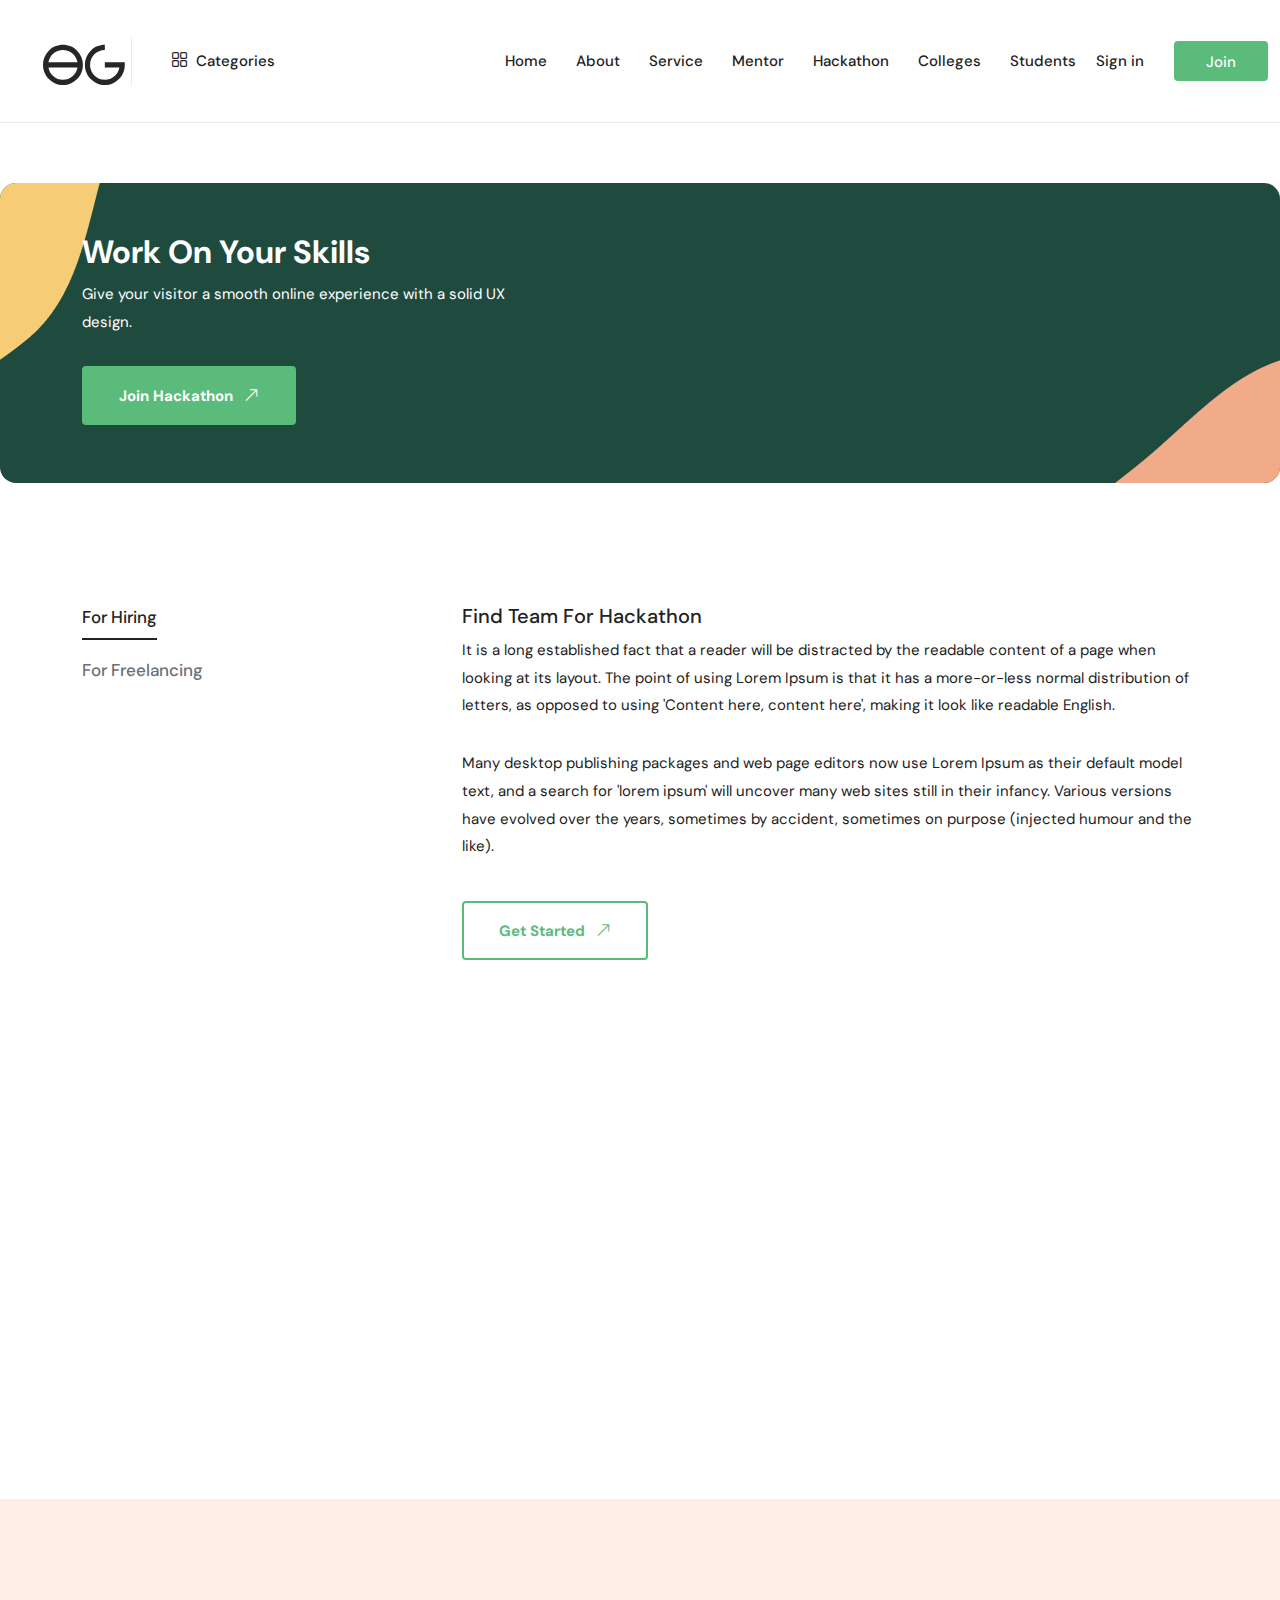
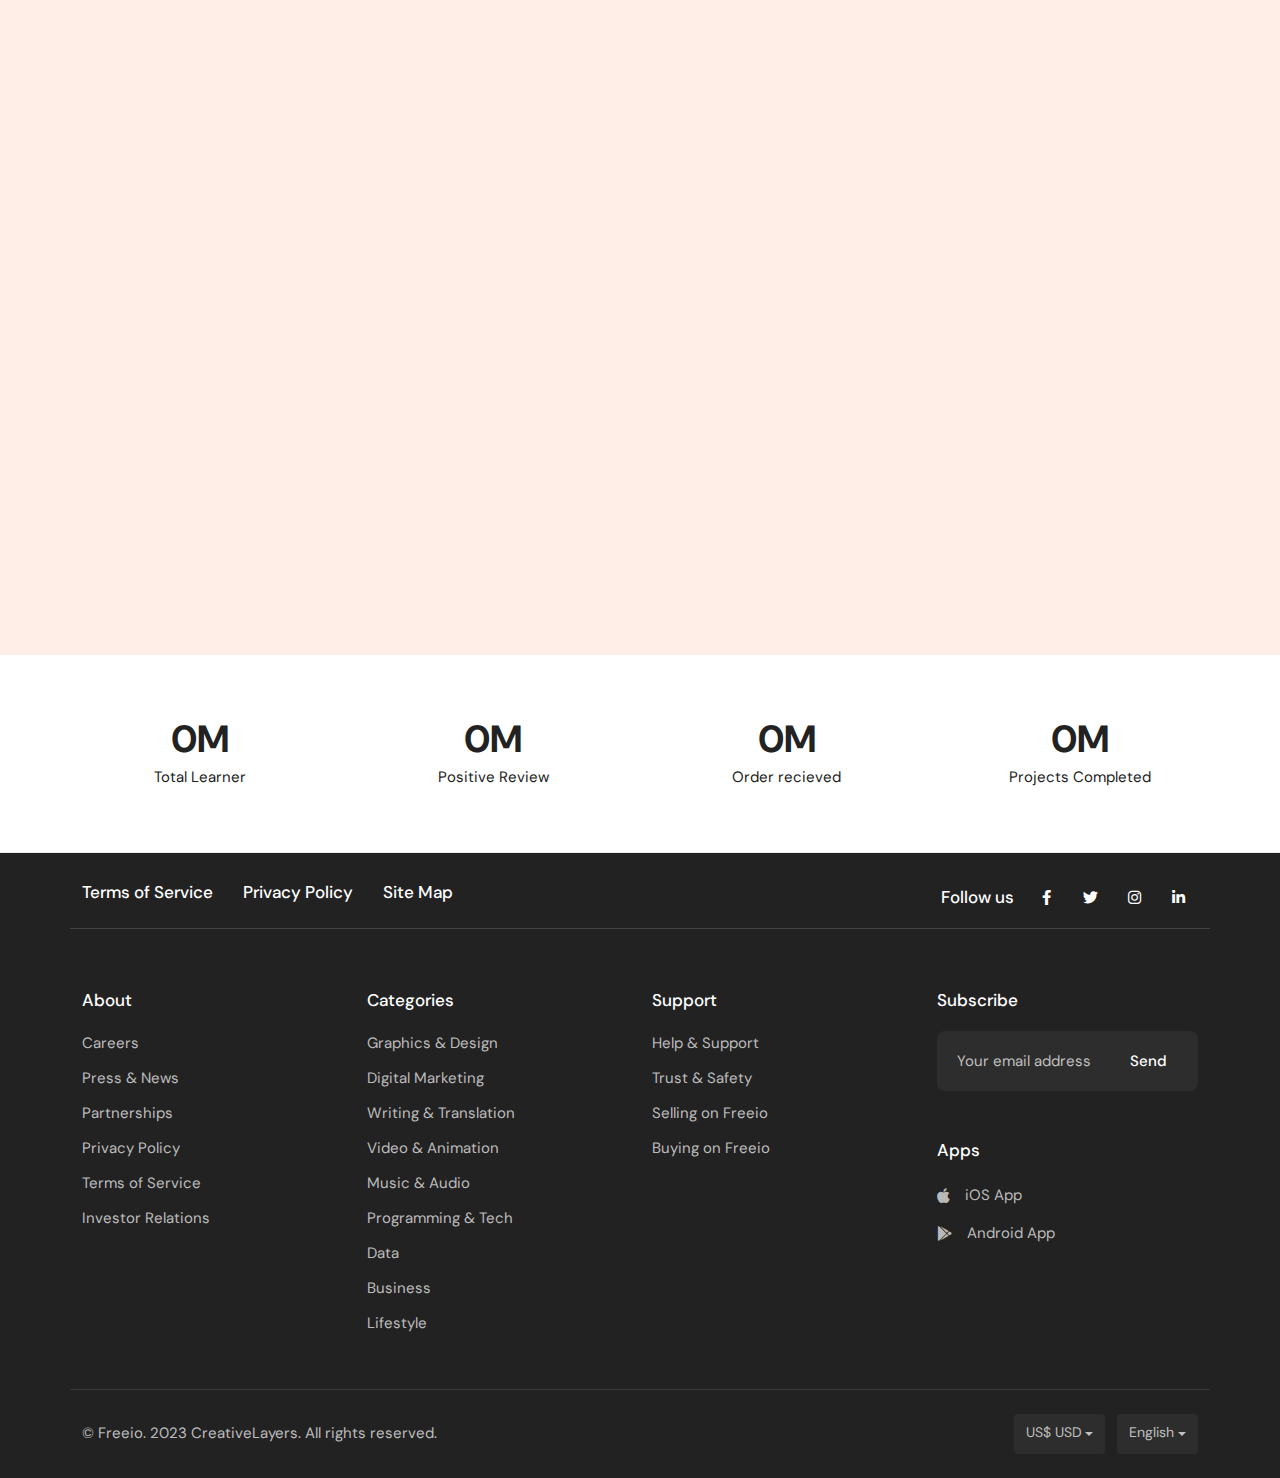
<file: hackathon.html>
<!DOCTYPE html>
<html dir="ltr" lang="en">

<!-- Mirrored from creativelayers.net/themes/freeio-html/page-become-seller.html by HTTrack Website Copier/3.x [XR&CO'2014], Fri, 09 Feb 2024 18:56:55 GMT -->
<head>
<meta charset="utf-8">
<meta http-equiv="X-UA-Compatible" content="IE=edge">
<meta name="viewport" content="width=device-width, initial-scale=1">
<meta name="keywords" content="bidding, fiverr, freelance marketplace, freelancers, freelancing, gigs, hiring, job board, job portal, job posting, jobs marketplace, peopleperhour, proposals, sell services, upwork">
<meta name="description" content="Freeio - Freelance Marketplace HTML Template">
<meta name="CreativeLayers" content="ATFN">
<!-- css file -->
<link rel="stylesheet" href="css/bootstrap.min.css">
<link rel="stylesheet" href="css/ace-responsive-menu.css">
<link rel="stylesheet" href="css/menu.css">
<link rel="stylesheet" href="css/fontawesome.css">
<link rel="stylesheet" href="css/flaticon.css">
<link rel="stylesheet" href="css/bootstrap-select.min.css">
<link rel="stylesheet" href="css/ud-custom-spacing.css">
<link rel="stylesheet" href="css/animate.css">
<link rel="stylesheet" href="css/slider.css">
<link rel="stylesheet" href="css/jquery-ui.min.css">
<link rel="stylesheet" href="css/style.css">
<!-- Responsive stylesheet -->
<link rel="stylesheet" href="css/responsive.css">
<!-- Title -->
<title>Campus Gig - Freelance Learningplace</title>
<!-- Favicon -->
<link href="images/favicon.ico" sizes="128x128" rel="shortcut icon" type="image/x-icon" />
<link href="images/favicon.ico" sizes="128x128" rel="shortcut icon" />
<!-- Apple Touch Icon -->
<link href="images/apple-touch-icon-60x60.png" sizes="60x60" rel="apple-touch-icon">
<link href="images/apple-touch-icon-72x72.png" sizes="72x72" rel="apple-touch-icon">
<link href="images/apple-touch-icon-114x114.png" sizes="114x114" rel="apple-touch-icon">
<link href="images/apple-touch-icon-180x180.png" sizes="180x180" rel="apple-touch-icon">

<!-- HTML5 shim and Respond.js for IE8 support of HTML5 elements and media queries -->
<!-- WARNING: Respond.js doesn't work if you view the page via file:// -->
<!--[if lt IE 9]>
<script src="https://oss.maxcdn.com/html5shiv/3.7.3/html5shiv.min.js"></script>
<script src="https://oss.maxcdn.com/respond/1.4.2/respond.min.js"></script>
<![endif]-->
</head>
<body>
<div class="wrapper ovh">
  <div class="preloader"></div>
  
  <!-- Main Header Nav -->
  <header class="header-nav nav-innerpage-style main-menu">
    <!-- Nav Bar starts -->
    <!-- Ace Responsive Menu -->
    <nav class="posr"> 
      <div class="container-fluid posr menu_bdrt1">
        <div class="row align-items-center justify-content-between">
          <div class="col-auto pe-0">
            <div class="d-flex align-items-center">
              <a class="header-logo bdrr1 pr30 pr5-xl" href="index.html"><img src="images/header-logo-dark.svg" alt="Header Logo"></a>
              <div class="home1_style">
                <div id="mega-menu">
                  <a class="btn-mega fw500" href="#"><span class="pl30 pl10-xl pr5 fz15 vam flaticon-menu"></span> Categories</a>
                  <ul class="menu ps-0">
                    <li> <a class=" " href="#"> <span class="menu-icn flaticon-developer"></span> <span class="menu-title">Development & IT</span> </a>
                    </li>
                    </ul>
                </div>
              </div>
            </div>
          </div>
          <div class="col-auto">
            <div class="d-flex align-items-center">
              <!-- Responsive Menu Structure-->
              <ul id="respMenu" class="ace-responsive-menu" data-menu-style="horizontal">
                    <li> <a href="index.html"><span class="title">Home</span></a></li>
                    <li> <a href="about.html"><span class="title">About</span></a></li>
                    <li> <a href="service.html"><span class="title">Service</span></a></li>
                    <li> <a href="page-mentor.html"><span class="title">Mentor</span></a></li>
                    <li> <a href="hackathon.html"><span class="title">Hackathon</span></a></li>
                    <li> <a href="colleges.html"><span class="title">Colleges</span></a></li>
                    <li> <a href="page-freelancer.html"><span class="title">Students</span></a></li>
                  </ul>
              </ul>
              <a class="login-info mr15-lg mr30" href="signin.html">Sign in</a>
              <a class="ud-btn btn-thm add-joining" href="join.html">Join</a>
            </div>
          </div>
        </div>
      </div>
    </nav>
  </header>
  <!-- Search Modal -->
  <div class="search-modal">
    <div class="modal fade" id="exampleModalToggle" aria-hidden="true" aria-labelledby="exampleModalToggleLabel" tabindex="-1">
      <div class="modal-dialog modal-lg">
        <div class="modal-content">
          <div class="modal-header">
            <h5 class="modal-title" id="exampleModalToggleLabel"></h5>
            <button type="button" class="btn-close" data-bs-dismiss="modal" aria-label="Close"><i class="fal fa-xmark"></i></button>
          </div>
          <div class="modal-body">
            <div class="popup-search-field search_area">
              <input type="text" class="form-control border-0" placeholder="What service are you looking for today?">
              <label><span class="far fa-magnifying-glass"></span></label>
              <button class="ud-btn btn-thm" type="submit">Search</button>
            </div>
          </div>
        </div>
      </div>
    </div>
  </div>

  <div class="hiddenbar-body-ovelay"></div>

  <!-- Mobile Nav  -->
  <div id="page" class="mobilie_header_nav stylehome1">
    <div class="mobile-menu">
      <div class="header bdrb1">
        <div class="menu_and_widgets">
          <div class="mobile_menu_bar d-flex justify-content-between align-items-center">
            <a class="mobile_logo" href="#"><img src="images/header-logo-dark.svg" alt=""></a>
            <div class="right-side text-end">
              <a class="" href="page-login.html">join</a>
              <a class="menubar ml30" href="#menu"><img src="images/mobile-dark-nav-icon.svg" alt=""></a>
            </div>
          </div>
        </div>
        <div class="posr"><div class="mobile_menu_close_btn"><span class="far fa-times"></span></div></div>
      </div>
    </div>
    <!-- /.mobile-menu -->
    <nav id="menu" class="">
      <ul>
        <li> <a href="index.html"><span class="title">Home</span></a></li>
        <li> <a href="about.html"><span class="title">About</span></a></li>
        <li> <a href="service.html"><span class="title">Service</span></a></li>
        <li> <a href="page-mentor.html"><span class="title">Mentor</span></a></li>
        <li> <a href="hackathon.html"><span class="title">Hackathon</span></a></li>
        <li> <a href="colleges.html"><span class="title">Colleges</span></a></li>
        <li> <a href="page-freelancer.html"><span class="title">students</span></a></li>
      </ul>
        <!-- Only for Mobile View -->
      </ul>
    </nav>
    <!-- Nav End -->

  </div>

  <div class="body_content">
    <!-- Breadcumb Sections -->
    <section class="breadcumb-section wow fadeInUp mt40">
      <div class="cta-commmon-v1 cta-banner bgc-thm2 mx-auto maxw1700 pt120 pb120 bdrs16 position-relative overflow-hidden d-flex align-items-center mx20-lg">
        <img class="left-top-img wow zoomIn" src="images/vector-img/left-top.png" alt="">
        <img class="right-bottom-img wow zoomIn" src="images/vector-img/right-bottom.png" alt="">
        <div class="container">
          <div class="row">
            <div class="col-xl-5">
              <div class="position-relative wow fadeInUp" data-wow-delay="300ms">
                <h2 class="text-white">Work On Your Skills</h2>
                <p class="text mb30 text-white">Give your visitor a smooth online experience with a solid UX design.</p>
                <a class="ud-btn btn-thm" href="hackathon-list.html">Join Hackathon<i class="fal fa-arrow-right-long"></i></a>
              </div>
            </div>
          </div>
        </div>
      </div>
    </section>

    <!-- About Section Area -->
    <section class="our-faq pb90 pt100">
      <div class="container">
        <div class="row wow fadeInUp">
          <div class="col-lg-4">
            <div class="vertical-tab">
              <div class="widget_list">
                <nav>
                  <div class="nav flex-column nav-tabs text-start" id="nav-tab" role="tablist">
                    <button class="nav-link active text-start" id="nav-accountpayment-tab" data-bs-toggle="tab" data-bs-target="#nav-accountpayment" type="button" role="tab" aria-controls="nav-accountpayment" aria-selected="true"><span>For Hiring</span></button>
                    <button class="nav-link text-start" id="nav-manageother-tab" data-bs-toggle="tab" data-bs-target="#nav-manageother" type="button" role="tab" aria-controls="nav-manageother" aria-selected="false"><span>For Freelancing</span></button>
                  </div>
                </nav>
              </div>
            </div>
          </div>
          <div class="col-lg-8">
            <div class="tab-content" id="nav-tabContent">
              <div class="tab-pane fade show active" id="nav-accountpayment" role="tabpanel" aria-labelledby="nav-accountpayment-tab">
                <div class="for-hire">
                  <h4>Find Team For Hackathon</h4>
                  <p class="text mb30">It is a long established fact that a reader will be distracted by the readable content of a page when looking at its layout. The point of using Lorem Ipsum is that it has a more-or-less normal distribution of letters, as opposed to using 'Content here, content here', making it look like readable English.</p>
                  <p class="text mb40">Many desktop publishing packages and web page editors now use Lorem Ipsum as their default model text, and a search for 'lorem ipsum' will uncover many web sites still in their infancy. Various versions have evolved over the years, sometimes by accident, sometimes on purpose (injected humour and the like).</p>
                  <a href="hackathon-list.html" class="ud-btn btn-thm-border mb25 me-4">Get Started<i class="fal fa-arrow-right-long"></i></a>
                </div>
              </div>
              <div class="tab-pane fade" id="nav-manageother" role="tabpanel" aria-labelledby="nav-manageother-tab">
                <div class="for-hire">
                  <h4>Find Team For Hackathon</h4>
                  <p class="text mb30">It is a long established fact that a reader will be distracted by the readable content of a page when looking at its layout. The point of using Lorem Ipsum is that it has a more-or-less normal distribution of letters, as opposed to using 'Content here, content here', making it look like readable English.</p>
                  <p class="text mb40">Many desktop publishing packages and web page editors now use Lorem Ipsum as their default model text, and a search for 'lorem ipsum' will uncover many web sites still in their infancy. Various versions have evolved over the years, sometimes by accident, sometimes on purpose (injected humour and the like).</p>
                  <a href="joinhack.html" class="ud-btn btn-thm-border mb25 me-4">Jion Hackathon<i class="fal fa-arrow-right-long"></i></a>
                </div>
              </div>
            </div>
          </div>
        </div>
      </div>
    </section>

    <!-- Our Features --> 
    <section class="our-features pt-0 pb90">
      <div class="container">
        <div class="row wow fadeInUp">
          <div class="col-lg-12">
            <div class="main-title">
              <h2>How It Works</h2>
              <p class="text">Most viewed and all-time top-skilling </p>
            </div>
          </div>
        </div>
        <div class="row wow fadeInUp" data-wow-delay="300ms">
          <div class="col-sm-6 col-lg-3">
            <div class="iconbox-style1 border-less p-0">
              <div class="icon before-none"><span class="flaticon-cv"></span></div>
              <div class="details">
                <h4 class="title mt10 mb-3">Post a Skills</h4>
                <p class="text">It’s free and easy to post a Skill. Simply fill <br class="d-none d-xxl-block"> in a title, description.</p>
              </div>
            </div>
          </div>
          <div class="col-sm-6 col-lg-3">
            <div class="iconbox-style1 border-less p-0">
              <div class="icon before-none"><span class="flaticon-web-design"></span></div>
              <div class="details">
                <h4 class="title mt10 mb-3">Choose Learning</h4>
                <p class="text">It’s free and easy to post a Skill. Simply fill <br class="d-none d-xxl-block"> in a title, description.</p>
              </div>
            </div>
          </div>
          <div class="col-sm-6 col-lg-3">
            <div class="iconbox-style1 border-less p-0">
              <div class="icon before-none"><span class="flaticon-secure"></span></div>
              <div class="details">
                <h4 class="title mt10 mb-3">Pay safely</h4>
                <p class="text">It’s free and easy to Learn. Simply fill <br class="d-none d-xxl-block"> in a title, description.</p>
              </div>
            </div>
          </div>
          <div class="col-sm-6 col-lg-3">
            <div class="iconbox-style1 border-less p-0">
              <div class="icon before-none"><span class="flaticon-customer-service"></span></div>
              <div class="details">
                <h4 class="title mt10 mb-3">We’re here to help</h4>
                <p class="text">It’s free and easy to post a Skills. Simply fill <br class="d-none d-xxl-block"> in a title, description.</p>
              </div>
            </div>
          </div>
        </div>
      </div>
    </section>

    <!-- CTA Banner -->
    <section class="p-0">
      <div class="cta-banner3 bgc-thm4 mx-auto maxw1600 pt120 pt60-lg pb90 pb60-lg position-relative overflow-hidden">
        <div class="container">
          <div class="row wow fadeInUp">
            <div class="col-xl-5">
              <div class="mb30">
                <div class="main-title">
                  <h2 class="title">A whole world of Learning <br class="d-none d-md-block"> talent at your fingertips</h2>
                </div>
              </div>
              <div class="why-chose-list">
                <div class="list-one d-flex align-items-start mb30">
                  <span class="list-icon flex-shrink-0 flaticon-badge"></span>
                  <div class="list-content flex-grow-1 ml20">
                    <h4 class="mb-1">Proof of quality</h4>
                    <p class="text mb-0 fz15">Check any pro’s Skills samples, client reviews, and identity <br class="d-none d-lg-block"> verification.</p>
                  </div>
                </div>
                <div class="list-one d-flex align-items-start mb30">
                  <span class="list-icon flex-shrink-0 flaticon-money"></span>
                  <div class="list-content flex-grow-1 ml20">
                    <h4 class="mb-1">No cost until you Learn</h4>
                    <p class="text mb-0 fz15">Interview potential fits for your job, negotiate rates, and only pay <br class="d-none d-lg-block"> for work you approve.</p>
                  </div>
                </div>
                <div class="list-one d-flex align-items-start mb30">
                  <span class="list-icon flex-shrink-0 flaticon-security"></span>
                  <div class="list-content flex-grow-1 ml20">
                    <h4 class="mb-1">Safe and secure</h4>
                    <p class="text mb-0 fz15">Focus on your work knowing we help protect your data and privacy. We’re here with 24/7 support if you need it.</p>
                  </div>
                </div>
              </div>
            </div>
          </div>
        </div>
        <img class="cta-banner3-img wow fadeInLeft" src="images/about/about-5.jpg" alt="" data-wow-delay="300ms">
      </div>
    </section>

    <!-- Funfact -->
    <section class="pb0 pt60">
      <div class="container maxw1600 bdrb1 pb60">
        <div class="row">
          <div class="col-xl-11 mx-auto">
            <div class="row justify-content-center" data-wow-delay="300ms">
              <div class="col-sm-6 col-lg-3">
                <div class="funfact_one text-center">
                  <div class="details">
                    <ul class="ps-0 mb-0 d-flex justify-content-center">
                      <li><div class="timer">0</div></li>
                      <li><span>M</span></li>
                    </ul>
                    <p class="text mb-0">Total Learner</p>
                  </div>
                </div>
              </div>
              <div class="col-sm-6 col-lg-3">
                <div class="funfact_one text-center">
                  <div class="details">
                    <ul class="ps-0 mb-0 d-flex justify-content-center">
                      <li><div class="timer">0</div></li>
                      <li><span>M</span></li>
                    </ul>
                    <p class="text mb-0">Positive Review</p>
                  </div>
                </div>
              </div>
              <div class="col-sm-6 col-lg-3">
                <div class="funfact_one text-center">
                  <div class="details">
                    <ul class="ps-0 mb-0 d-flex justify-content-center">
                      <li><div class="timer">0</div></li>
                      <li><span>M</span></li>
                    </ul>
                    <p class="text mb-0">Order recieved</p>
                  </div>
                </div>
              </div>
              <div class="col-sm-6 col-lg-3">
                <div class="funfact_one text-center">
                  <div class="details">
                    <ul class="ps-0 mb-0 d-flex justify-content-center">
                      <li><div class="timer">0</div></li>
                      <li><span>M</span></li>
                    </ul>
                    <p class="text mb-0">Projects Completed</p>
                  </div>
                </div>
              </div>
            </div>
          </div>
        </div>
      </div>
    </section>

   
    <!-- Our Footer --> 
    <section class="footer-style1 pt25 pb-0">
      <div class="container">
        <div class="row bb-white-light pb10 mb60">
          <div class="col-md-7">
            <div class="d-block text-center text-md-start justify-content-center justify-content-md-start d-md-flex align-items-center mb-3 mb-md-0">
              <a class="fz17 fw500 text-white mr15-md mr30" href="#">Terms of Service</a>
              <a class="fz17 fw500 text-white mr15-md mr30" href="#">Privacy Policy</a>
              <a class="fz17 fw500 text-white" href="#">Site Map</a>
            </div>
          </div>
          <div class="col-md-5">
            <div class="social-widget text-center text-md-end">
              <div class="social-style1">
                <a class="text-white me-2 fw500 fz17" href="#">Follow us</a>
                <a href="#"><i class="fab fa-facebook-f list-inline-item"></i></a>
                <a href="#"><i class="fab fa-twitter list-inline-item"></i></a>
                <a href="#"><i class="fab fa-instagram list-inline-item"></i></a>
                <a href="#"><i class="fab fa-linkedin-in list-inline-item"></i></a>
              </div>
            </div>
          </div>
        </div>
        <div class="row">
          <div class="col-sm-6 col-lg-3">
            <div class="link-style1 mb-4 mb-sm-5">
              <h5 class="text-white mb15">About</h5>
              <div class="link-list">
                <a href="#">Careers</a>
                <a href="#">Press & News</a>
                <a href="#">Partnerships</a>
                <a href="#">Privacy Policy</a>
                <a href="#">Terms of Service</a>
                <a href="#">Investor Relations</a>
              </div>
            </div>
          </div>
          <div class="col-sm-6 col-lg-3">
            <div class="link-style1 mb-4 mb-sm-5">
              <h5 class="text-white mb15">Categories</h5>
              <ul class="ps-0">
                <li><a href="#">Graphics & Design</a></li>
                <li><a href="#">Digital Marketing</a></li>
                <li><a href="#">Writing & Translation</a></li>
                <li><a href="#">Video & Animation</a></li>
                <li><a href="#">Music & Audio</a></li>
                <li><a href="#">Programming & Tech</a></li>
                <li><a href="#">Data</a></li>
                <li><a href="#">Business</a></li>
                <li><a href="#">Lifestyle</a></li>
              </ul>
            </div>
          </div>
          <div class="col-sm-6 col-lg-3">
            <div class="link-style1 mb-4 mb-sm-5">
              <h5 class="text-white mb15">Support</h5>
              <ul class="ps-0">
                <li><a href="#">Help & Support</a></li>
                <li><a href="#">Trust & Safety</a></li>
                <li><a href="#">Selling on Freeio</a></li>
                <li><a href="#">Buying on Freeio</a></li>
              </ul>
            </div>
          </div>
          <div class="col-sm-6 col-lg-3">
            <div class="footer-widget">
              <div class="footer-widget mb-4 mb-sm-5">
                <div class="mailchimp-widget">
                  <h5 class="title text-white mb20">Subscribe</h5>
                  <div class="mailchimp-style1">
                    <input type="email" class="form-control" placeholder="Your email address">
                    <button type="submit">Send</button>
                  </div>
                </div>
              </div>
              <div class="app-widget mb-4 mb-sm-5">
                <h5 class="title text-white mb20">Apps</h5>
                <div class="row mb-4 mb-lg-5">
                  <div class="col-lg-12">
                    <a class="app-list d-flex align-items-center mb10" href="#">
                      <i class="fab fa-apple fz17 mr15"></i>
                      <h6 class="app-title fz15 fw400 mb-0">iOS App</h6>
                    </a>
                    <a class="app-list d-flex align-items-center" href="#">
                      <i class="fab fa-google-play fz15 mr15"></i>
                      <h6 class="app-title fz15 fw400 mb-0">Android App</h6>
                    </a>
                  </div>
                </div>
              </div>
            </div>
          </div>
        </div>
      </div>
      <div class="container white-bdrt1 py-4">
        <div class="row align-items-center">
          <div class="col-md-6">
            <div class="text-center text-lg-start">
              <p class="copyright-text mb-2 mb-md-0 text-white-light ff-heading">© Freeio. 2023 CreativeLayers. All rights reserved.</p>
            </div>
          </div>
          <div class="col-md-6">
            <div class="footer_bottom_right_btns text-center text-lg-end">
              <ul class="p-0 m-0">
                <li class="list-inline-item">
                  <select class="selectpicker show-tick">
                    <option>US$ USD</option>
                    <option>Euro</option>
                    <option>Pound</option>
                  </select>
                </li>
                <li class="list-inline-item">
                  <select class="selectpicker show-tick">
                    <option>English</option>
                    <option>Frenc</option>
                    <option>Italian</option>
                    <option>Spanish</option>
                    <option>Turkey</option>
                  </select>
                </li>
              </ul>
            </div>
          </div>
        </div>
      </div>
    </section>
    <a class="scrollToHome" href="#"><i class="fas fa-angle-up"></i></a>
  </div>
</div>
<!-- Wrapper End --> 
<script src="js/jquery-3.6.4.min.js"></script>
<script src="js/jquery-migrate-3.0.0.min.js"></script>
<script src="js/popper.min.js"></script>
<script src="js/bootstrap.min.js"></script>
<script src="js/bootstrap-select.min.js"></script>
<script src="js/jquery.mmenu.all.js"></script>
<script src="js/ace-responsive-menu.js"></script>
<script src="js/jquery-scrolltofixed-min.js"></script>
<script src="js/wow.min.js"></script>
<script src="js/owl.js"></script><!-- Custom script for all pages --> 
<script src="js/script.js"></script>
</body>

<!-- Mirrored from creativelayers.net/themes/freeio-html/page-become-seller.html by HTTrack Website Copier/3.x [XR&CO'2014], Fri, 09 Feb 2024 18:56:56 GMT -->
</html>
</file>
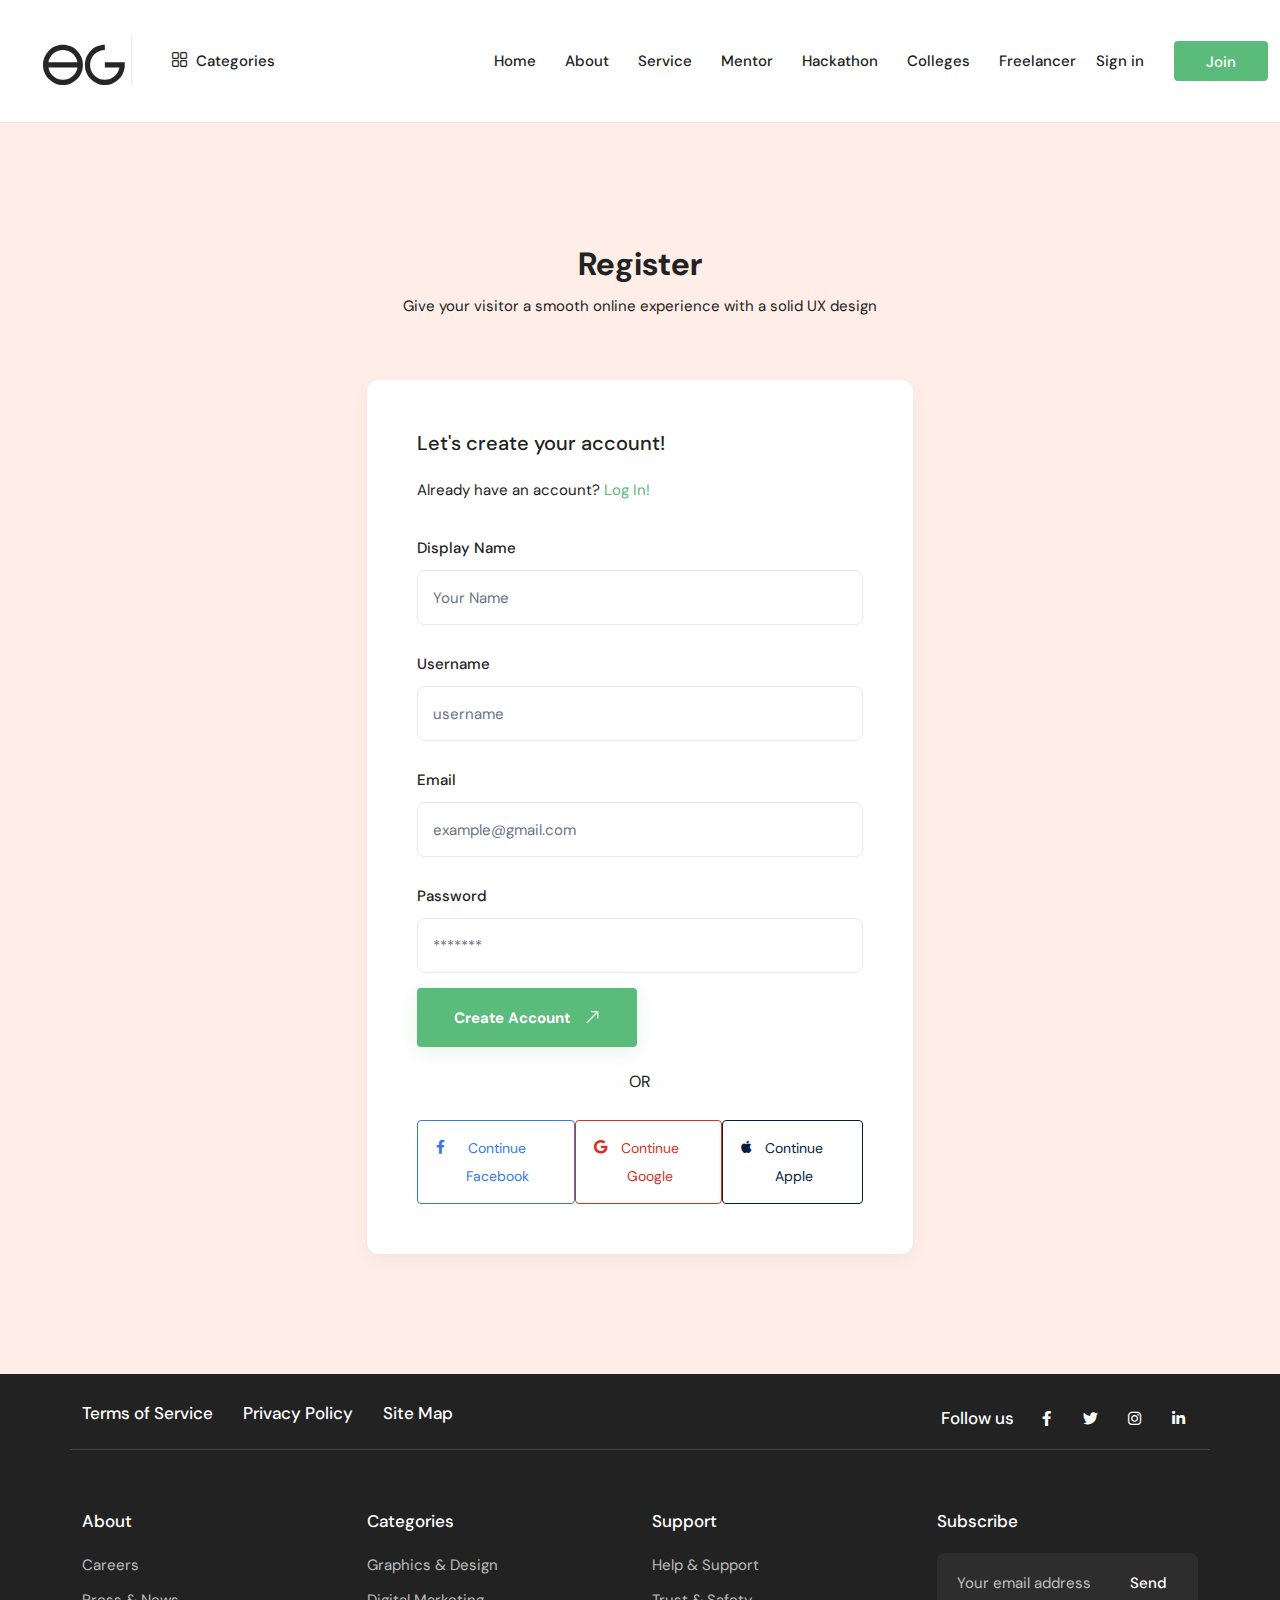
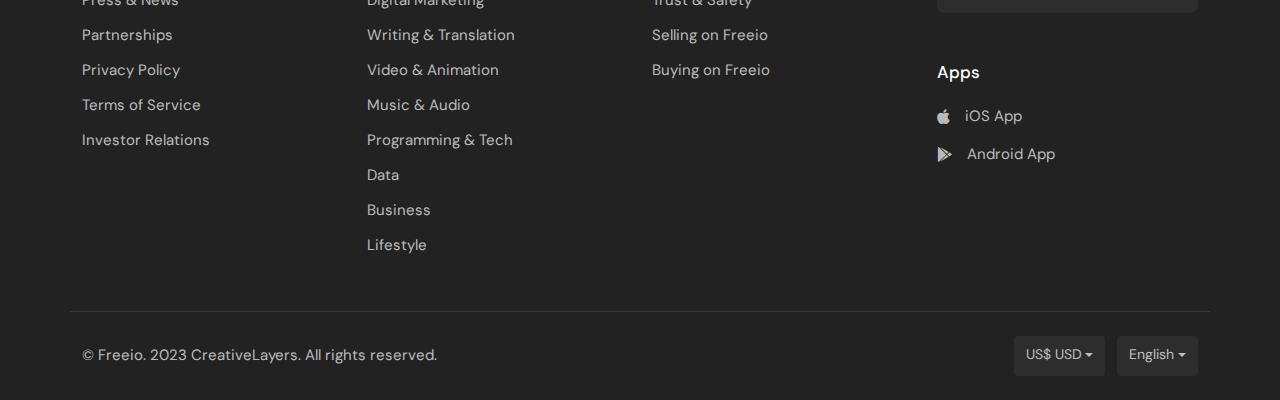
<file: join.html>
<!DOCTYPE html>
<html dir="ltr" lang="en">

<head>
<meta charset="utf-8">
<meta http-equiv="X-UA-Compatible" content="IE=edge">
<meta name="viewport" content="width=device-width, initial-scale=1">
<meta name="keywords" content="bidding, fiverr, freelance marketplace, freelancers, freelancing, gigs, hiring, job board, job portal, job posting, jobs marketplace, peopleperhour, proposals, sell services, upwork">
<meta name="description" content="Freeio - Freelance Marketplace HTML Template">
<meta name="CreativeLayers" content="ATFN">

<!-- css file -->
<!-- <link href="https://cdn.jsdelivr.net/npm/bootstrap@5.2.3/dist/css/bootstrap.min.css" rel="stylesheet" integrity="sha384-rbsA2VBKQhggwzxH7pPCaAqO46MgnOM80zW1RWuH61DGLwZJEdK2Kadq2F9CUG65" crossorigin="anonymous"> -->
<link rel="stylesheet" href="css/bootstrap.min.css">
<link rel="stylesheet" href="css/ace-responsive-menu.css">
<link rel="stylesheet" href="css/menu.css">
<link rel="stylesheet" href="css/fontawesome.css">
<link rel="stylesheet" href="css/flaticon.css">
<link rel="stylesheet" href="css/bootstrap-select.min.css">
<link rel="stylesheet" href="css/ud-custom-spacing.css">
<link rel="stylesheet" href="css/animate.css">
<link rel="stylesheet" href="css/jquery-ui.min.css">
<link rel="stylesheet" href="css/style.css">
<!-- Responsive stylesheet -->
<link rel="stylesheet" href="css/responsive.css">
<!-- Title -->
<title>Campus GIG | A Platform to get connected with experts and learn new skills</title>
<!-- Favicon -->
<link href="images/favicon.ico" sizes="128x128" rel="shortcut icon" type="image/x-icon" />
<link href="images/favicon.ico" sizes="128x128" rel="shortcut icon" />
<!-- Apple Touch Icon -->
<link href="images/apple-touch-icon-60x60.png" sizes="60x60" rel="apple-touch-icon">
<link href="images/apple-touch-icon-72x72.png" sizes="72x72" rel="apple-touch-icon">
<link href="images/apple-touch-icon-114x114.png" sizes="114x114" rel="apple-touch-icon">
<link href="images/apple-touch-icon-180x180.png" sizes="180x180" rel="apple-touch-icon">

</head>

<body class="bgc-thm4">
<div class="wrapper ovh">
  <div class="preloader"></div>
  
  <!-- Main Header Nav -->
  <header class="header-nav nav-innerpage-style main-menu">
    
    
    <!-- Nav Bar starts -->
    <!-- Ace Responsive Menu -->
    <nav class="posr"> 
      <div class="container-fluid posr menu_bdrt1">
        <div class="row align-items-center justify-content-between">
          <div class="col-auto pe-0">
            <div class="d-flex align-items-center">
              <a class="header-logo bdrr1 pr30 pr5-xl" href="index.html"><img src="images/header-logo-dark.svg" alt="Header Logo"></a>
              <div class="home1_style">
                <div id="mega-menu">
                  <a class="btn-mega fw500" href="#"><span class="pl30 pl10-xl pr5 fz15 vam flaticon-menu"></span> Categories</a>
                  <ul class="menu ps-0">
                    <li> <a class=" " href="#"> <span class="menu-icn flaticon-developer"></span> <span class="menu-title">Development & IT</span> </a>
                    </li>
                    </ul>
                </div>
              </div>
            </div>
          </div>
          <div class="col-auto">
            <div class="d-flex align-items-center">
              <!-- Responsive Menu Structure-->
              <ul id="respMenu" class="ace-responsive-menu" data-menu-style="horizontal">
                    <li> <a href="index.html"><span class="title">Home</span></a></li>
                    <li> <a href="about.html"><span class="title">About</span></a></li>
                    <li> <a href="service.html"><span class="title">Service</span></a></li>
                    <li> <a href="page-mentor.html"><span class="title">Mentor</span></a></li>
                    <li> <a href="hackathon.html"><span class="title">Hackathon</span></a></li>
                    <li> <a href="colleges.html"><span class="title">Colleges</span></a></li>
                    <li> <a href="page-freelancer.html"><span class="title">Freelancer</span></a></li>
                  </ul>
              </ul>
              <a class="login-info mr15-lg mr30" href="signin.html">Sign in</a>
              <a class="ud-btn btn-thm add-joining" href="join.html">Join</a>
            </div>
          </div>
        </div>
      </div>
    </nav>
  </header>
  <!-- Search Modal -->
  <div class="search-modal">
    <div class="modal fade" id="exampleModalToggle" aria-hidden="true" aria-labelledby="exampleModalToggleLabel" tabindex="-1">
      <div class="modal-dialog modal-lg">
        <div class="modal-content">
          <div class="modal-header">
            <h5 class="modal-title" id="exampleModalToggleLabel"></h5>
            <button type="button" class="btn-close" data-bs-dismiss="modal" aria-label="Close"><i class="fal fa-xmark"></i></button>
          </div>
          <div class="modal-body">
            <div class="popup-search-field search_area">
              <input type="text" class="form-control border-0" placeholder="What service are you looking for today?">
              <label><span class="far fa-magnifying-glass"></span></label>
              <button class="ud-btn btn-thm" type="submit">Search</button>
            </div>
          </div>
        </div>
      </div>
    </div>
  </div>

  <div class="hiddenbar-body-ovelay"></div>

  <!-- Mobile Nav  -->
  <div id="page" class="mobilie_header_nav stylehome1">
    <div class="mobile-menu">
      <div class="header bdrb1">
        <div class="menu_and_widgets">
          <div class="mobile_menu_bar d-flex justify-content-between align-items-center">
            <a class="mobile_logo" href="#"><img src="images/header-logo-dark.svg" alt=""></a>
            <div class="right-side text-end">
              <a class="" href="page-login.html">join</a>
              <a class="menubar ml30" href="#menu"><img src="images/mobile-dark-nav-icon.svg" alt=""></a>
            </div>
          </div>
        </div>
        <div class="posr"><div class="mobile_menu_close_btn"><span class="far fa-times"></span></div></div>
      </div>
    </div>
    <!-- /.mobile-menu -->
    <nav id="menu" class="">
      <ul>
        <li> <a href="index.html"><span class="title">Home</span></a></li>
        <li> <a href="about.html"><span class="title">About</span></a></li>
        <li> <a href="service.html"><span class="title">Service</span></a></li>
        <li> <a href="page-mentor.html"><span class="title">Mentor</span></a></li>
        <li> <a href="hackathon.html"><span class="title">Hackathon</span></a></li>
        <li> <a href="colleges.html"><span class="title">Colleges</span></a></li>
        <li> <a href="page-freelancer.html"><span class="title">Freelancer</span></a></li>
      </ul>
        <!-- Only for Mobile View -->
      </ul>
    </nav>
    <!-- Nav End -->


  </div>
  <div class="body_content">
    <!-- Our SignUp Area -->
    <section class="our-register">
      <div class="container">
        <div class="row">
          <div class="col-lg-6 m-auto wow fadeInUp" data-wow-delay="300ms">
            <div class="main-title text-center">
              <h2 class="title">Register</h2>
              <p class="paragraph">Give your visitor a smooth online experience with a solid UX design</p>
            </div>
          </div>
        </div>
        <div class="row wow fadeInRight" data-wow-delay="300ms">
          <div class="col-xl-6 mx-auto">
            <div class="log-reg-form search-modal form-style1 bgc-white p50 p30-sm default-box-shadow1 bdrs12">
              <div class="mb30">
                <h4>Let's create your account!</h4>
                <p class="text mt20">Already have an account? <a href="signin.html" class="text-thm">Log In!</a></p>
              </div>
              <form id="signUpForm">
                <div class="mb25">
                  <label class="form-label fw500 dark-color" id="displayName">Display Name</label>
                  <input type="text" class="form-control" placeholder="Your Name">
                </div>
                <div class="mb25">
                  <label class="form-label fw500 dark-color" id="username">Username</label>
                  <input type="text" class="form-control" placeholder="username">
                </div>
                <div class="mb25">
                  <label class="form-label fw500 dark-color" id="email">Email</label>
                  <input type="email" class="form-control" placeholder="example@gmail.com">
                </div>
                <div class="mb15">
                  <label class="form-label fw500 dark-color" id="password">Password</label>
                  <input type="password" class="form-control" placeholder="*******">
                </div>
                <div class="d-grid mb20">
                  <a><button class="ud-btn btn-thm default-box-shadow2" type="submit" id="createButton" href="signin.html">Create Account <i class="fal fa-arrow-right-long"></i></button></a>
                </div>
                <div class="hr_content mb20"><hr><span class="hr_top_text">OR</span></div>
                <div class="d-md-flex justify-content-between">
                  <button class="ud-btn btn-fb fz14 fw400 mb-2 mb-md-0" type="button"><i class="fab fa-facebook-f pr10"></i> Continue Facebook</button>
                  <button class="ud-btn btn-google fz14 fw400 mb-2 mb-md-0" type="button"><i class="fab fa-google"></i> Continue Google</button>
                  <button class="ud-btn btn-apple fz14 fw400" type="button"><i class="fab fa-apple"></i> Continue Apple</button>
                </div>
              </form>
            </div>
          </div>
        </div>
      </div>
      
    </section>

<!--
        <script type="module">
          import { initializeApp } from "https://www.gstatic.com/firebasejs/10.8.0/firebase-app.js";
          import { getDatabase, set, ref } from "https://www.gstatic.com/firebasejs/10.8.0/firebase-database.js";
          import { getAuth, createUserWithEmailAndPassword } from "https://www.gstatic.com/firebasejs/10.8.0/firebase-auth.js";
          
          const firebaseConfig = {
            apiKey: "AIzaSyBHOPYbFwidObJw-leMIVl71U4oevr8EU4",
            authDomain: "campusgig-f2bd1.firebaseapp.com",
            databaseURL: "https://campusgig-f2bd1-default-rtdb.firebaseio.com",
            projectId: "campusgig-f2bd1",
            storageBucket: "campusgig-f2bd1.appspot.com",
            messagingSenderId: "676395751251",
            appId: "1:676395751251:web:c5838fa29f94f0098cf3a6",
            measurementId: "G-JDH7VMD2C8"
          };
        
          // Initialize Firebase
          const app = initializeApp(firebaseConfig);
          const db = getDatabase();
          const auth = getAuth(app);
        
          let email = document.getElementById('email');
          let password = document.getElementById('password');
          let userName = document.getElementById('username');
          let displayName = document.getElementById('displayName');
          let signUpForm = document.getElementById('signUpForm')
        
          let RegisterUser = evt => {
            evt.preventDefault();
        
            createUserWithEmailAndPassword(auth, email.value, password.value)
            .then((credentials)=>{
                console.log(credentials);
            })
            .catch((error)=>{
              alert(error.message);
              console.log(error.code);
              console.log(error.message);
            })
          }
          signUpForm.addEventListener('submit', RegisterUser);
        
        </script>

    --> 
    <!-- Our Footer --> 
    <section class="footer-style1 pt25 pb-0">
      <div class="container">
        <div class="row bb-white-light pb10 mb60">
          <div class="col-md-7">
            <div class="d-block text-center text-md-start justify-content-center justify-content-md-start d-md-flex align-items-center mb-3 mb-md-0">
              <a class="fz17 fw500 text-white mr15-md mr30" href="#">Terms of Service</a>
              <a class="fz17 fw500 text-white mr15-md mr30" href="#">Privacy Policy</a>
              <a class="fz17 fw500 text-white" href="#">Site Map</a>
            </div>
          </div>
          <div class="col-md-5">
            <div class="social-widget text-center text-md-end">
              <div class="social-style1">
                <a class="text-white me-2 fw500 fz17" href="#">Follow us</a>
                <a href="#"><i class="fab fa-facebook-f list-inline-item"></i></a>
                <a href="#"><i class="fab fa-twitter list-inline-item"></i></a>
                <a href="#"><i class="fab fa-instagram list-inline-item"></i></a>
                <a href="#"><i class="fab fa-linkedin-in list-inline-item"></i></a>
              </div>
            </div>
          </div>
        </div>
        <div class="row">
          <div class="col-sm-6 col-lg-3">
            <div class="link-style1 mb-4 mb-sm-5">
              <h5 class="text-white mb15">About</h5>
              <div class="link-list">
                <a href="#">Careers</a>
                <a href="#">Press & News</a>
                <a href="#">Partnerships</a>
                <a href="#">Privacy Policy</a>
                <a href="#">Terms of Service</a>
                <a href="#">Investor Relations</a>
              </div>
            </div>
          </div>
          <div class="col-sm-6 col-lg-3">
            <div class="link-style1 mb-4 mb-sm-5">
              <h5 class="text-white mb15">Categories</h5>
              <ul class="ps-0">
                <li><a href="#">Graphics & Design</a></li>
                <li><a href="#">Digital Marketing</a></li>
                <li><a href="#">Writing & Translation</a></li>
                <li><a href="#">Video & Animation</a></li>
                <li><a href="#">Music & Audio</a></li>
                <li><a href="#">Programming & Tech</a></li>
                <li><a href="#">Data</a></li>
                <li><a href="#">Business</a></li>
                <li><a href="#">Lifestyle</a></li>
              </ul>
            </div>
          </div>
          <div class="col-sm-6 col-lg-3">
            <div class="link-style1 mb-4 mb-sm-5">
              <h5 class="text-white mb15">Support</h5>
              <ul class="ps-0">
                <li><a href="#">Help & Support</a></li>
                <li><a href="#">Trust & Safety</a></li>
                <li><a href="#">Selling on Freeio</a></li>
                <li><a href="#">Buying on Freeio</a></li>
              </ul>
            </div>
          </div>
          <div class="col-sm-6 col-lg-3">
            <div class="footer-widget">
              <div class="footer-widget mb-4 mb-sm-5">
                <div class="mailchimp-widget">
                  <h5 class="title text-white mb20">Subscribe</h5>
                  <div class="mailchimp-style1">
                    <input type="email" class="form-control" placeholder="Your email address">
                    <button type="submit">Send</button>
                  </div>
                </div>
              </div>
              <div class="app-widget mb-4 mb-sm-5">
                <h5 class="title text-white mb20">Apps</h5>
                <div class="row mb-4 mb-lg-5">
                  <div class="col-lg-12">
                    <a class="app-list d-flex align-items-center mb10" href="#">
                      <i class="fab fa-apple fz17 mr15"></i>
                      <h6 class="app-title fz15 fw400 mb-0">iOS App</h6>
                    </a>
                    <a class="app-list d-flex align-items-center" href="#">
                      <i class="fab fa-google-play fz15 mr15"></i>
                      <h6 class="app-title fz15 fw400 mb-0">Android App</h6>
                    </a>
                  </div>
                </div>
              </div>
            </div>
          </div>
        </div>
      </div>
      <div class="container white-bdrt1 py-4">
        <div class="row align-items-center">
          <div class="col-md-6">
            <div class="text-center text-lg-start">
              <p class="copyright-text mb-2 mb-md-0 text-white-light ff-heading">© Freeio. 2023 CreativeLayers. All rights reserved.</p>
            </div>
          </div>
          <div class="col-md-6">
            <div class="footer_bottom_right_btns text-center text-lg-end">
              <ul class="p-0 m-0">
                <li class="list-inline-item">
                  <select class="selectpicker show-tick">
                    <option>US$ USD</option>
                    <option>Euro</option>
                    <option>Pound</option>
                  </select>
                </li>
                <li class="list-inline-item">
                  <select class="selectpicker show-tick">
                    <option>English</option>
                    <option>Frenc</option>
                    <option>Italian</option>
                    <option>Spanish</option>
                    <option>Turkey</option>
                  </select>
                </li>
              </ul>
            </div>
          </div>
        </div>
      </div>
    </section>
    <a class="scrollToHome" href="#"><i class="fas fa-angle-up"></i></a>
  </div>
</div>
<!-- Wrapper End --> 
<script src="js/jquery-3.6.4.min.js"></script>
<script src="js/jquery-migrate-3.0.0.min.js"></script>
<script src="js/popper.min.js"></script>
<script src="js/bootstrap.min.js"></script>
<script src="js/bootstrap-select.min.js"></script>
<script src="js/jquery.mmenu.all.js"></script>
<script src="js/ace-responsive-menu.js"></script>
<script src="js/jquery-scrolltofixed-min.js"></script>
<script src="js/wow.min.js"></script>
<!-- Custom script for all pages -->
<script src="js/script.js"></script>

</body>

</html>
</file>
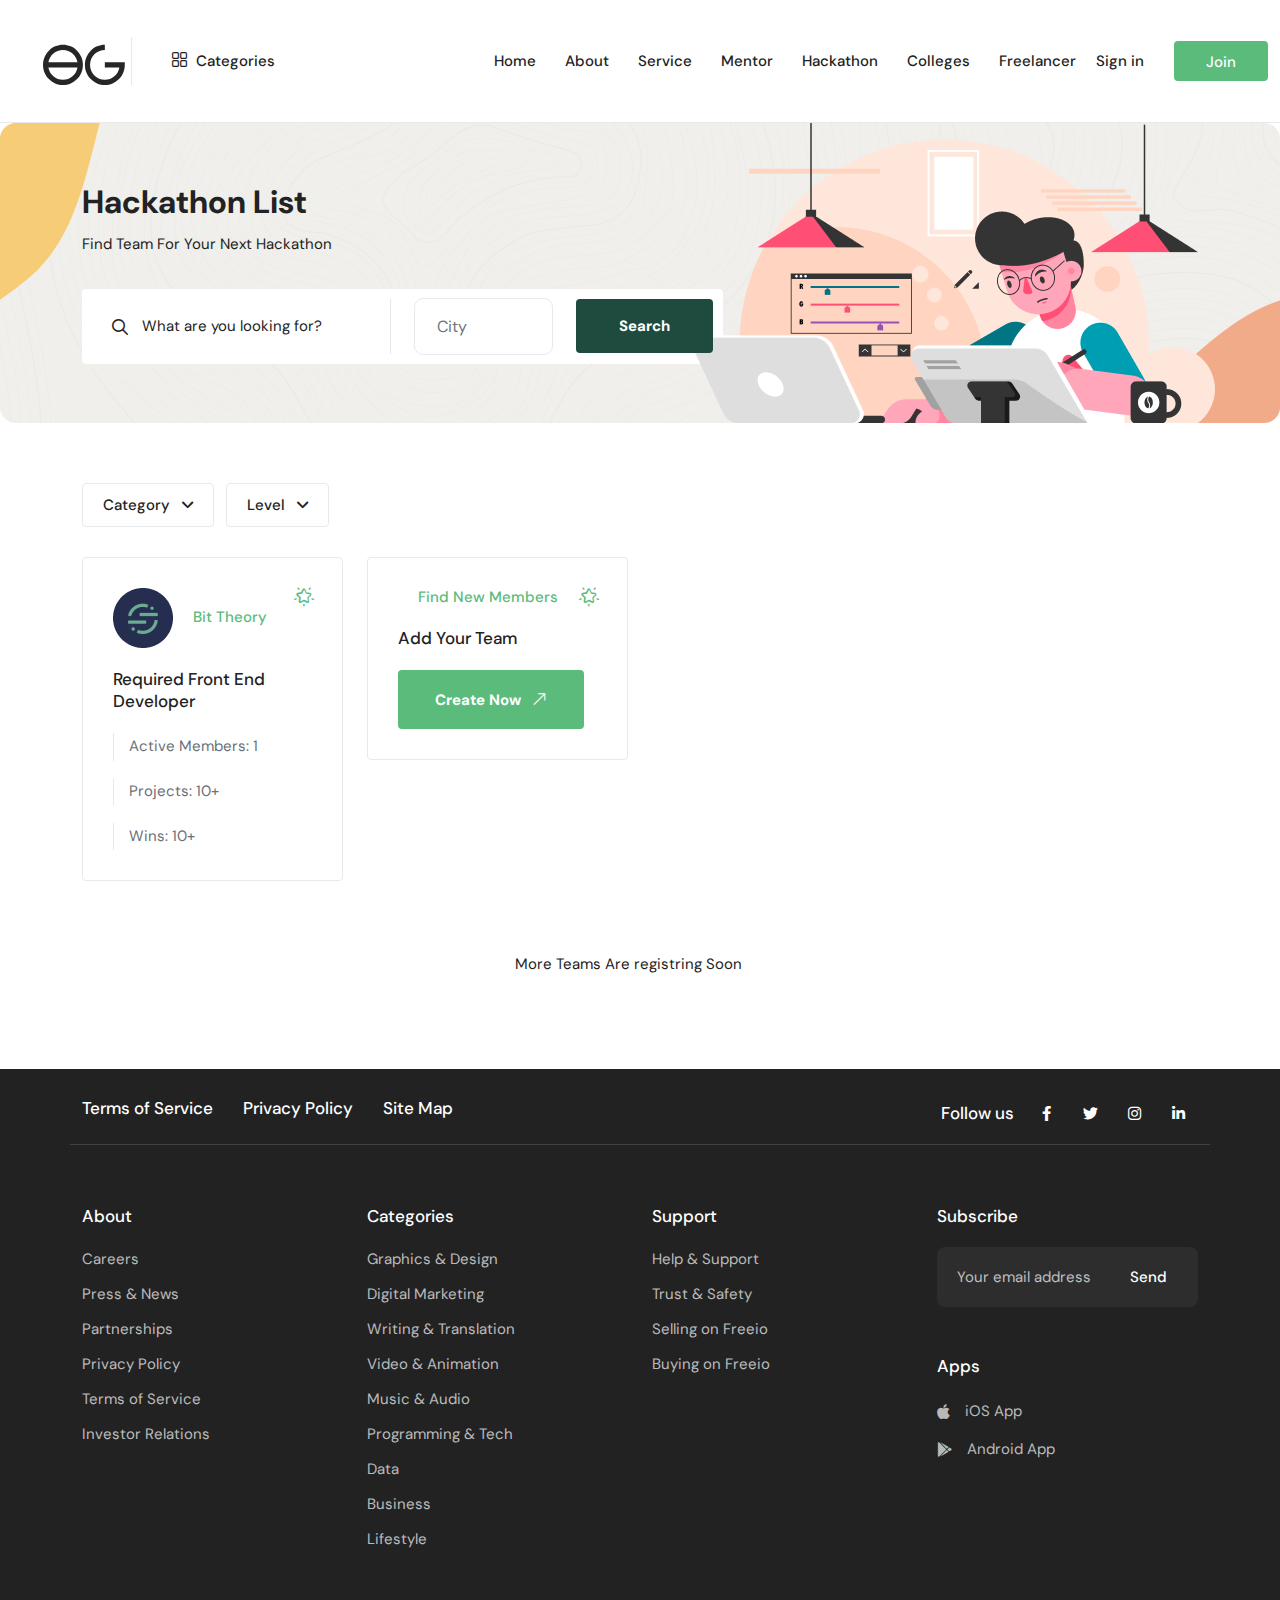
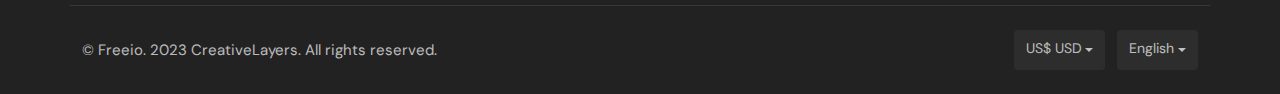
<file: joinhack.html>
<!DOCTYPE html>
<html dir="ltr" lang="en">

<head>
<meta charset="utf-8">
<meta http-equiv="X-UA-Compatible" content="IE=edge">
<meta name="viewport" content="width=device-width, initial-scale=1">
<meta name="keywords" content="bidding, fiverr, freelance marketplace, freelancers, freelancing, gigs, hiring, job board, job portal, job posting, jobs marketplace, peopleperhour, proposals, sell services, upwork">
<meta name="description" content="Freeio - Freelance Marketplace HTML Template">
<meta name="CreativeLayers" content="ATFN">
<!-- css file -->
<link rel="stylesheet" href="css/bootstrap.min.css">
<link rel="stylesheet" href="css/ace-responsive-menu.css">
<link rel="stylesheet" href="css/menu.css">
<link rel="stylesheet" href="css/fontawesome.css">
<link rel="stylesheet" href="css/flaticon.css">
<link rel="stylesheet" href="css/bootstrap-select.min.css">
<link rel="stylesheet" href="css/ud-custom-spacing.css">
<link rel="stylesheet" href="css/animate.css">
<link rel="stylesheet" href="css/magnific-popup.css">
<link rel="stylesheet" href="css/slider.css">
<link rel="stylesheet" href="css/jquery-ui.min.css">
<link rel="stylesheet" href="css/style.css">
<!-- Responsive stylesheet -->
<link rel="stylesheet" href="css/responsive.css">
<!-- Title -->
<title>Join Hackathon - CampusGIG</title>
<!-- Favicon -->
<link href="images/favicon.ico" sizes="128x128" rel="shortcut icon" type="image/x-icon" />
<link href="images/favicon.ico" sizes="128x128" rel="shortcut icon" />
<!-- Apple Touch Icon -->
<link href="images/apple-touch-icon-60x60.png" sizes="60x60" rel="apple-touch-icon">
<link href="images/apple-touch-icon-72x72.png" sizes="72x72" rel="apple-touch-icon">
<link href="images/apple-touch-icon-114x114.png" sizes="114x114" rel="apple-touch-icon">
<link href="images/apple-touch-icon-180x180.png" sizes="180x180" rel="apple-touch-icon">

<!-- HTML5 shim and Respond.js for IE8 support of HTML5 elements and media queries -->
<!-- WARNING: Respond.js doesn't work if you view the page via file:// -->
<!--[if lt IE 9]>
<script src="https://oss.maxcdn.com/html5shiv/3.7.3/html5shiv.min.js"></script>
<script src="https://oss.maxcdn.com/respond/1.4.2/respond.min.js"></script>
<![endif]-->

</head>
<body>
<div class="wrapper ovh">
  <div class="preloader"></div>
  
  <!-- Main Header Nav -->
  <header class="header-nav nav-innerpage-style main-menu">
    
    <!-- Nav Bar starts -->
    <!-- Ace Responsive Menu -->
    <nav class="posr"> 
      <div class="container-fluid posr menu_bdrt1">
        <div class="row align-items-center justify-content-between">
          <div class="col-auto pe-0">
            <div class="d-flex align-items-center">
              <a class="header-logo bdrr1 pr30 pr5-xl" href="index.html"><img src="images/header-logo-dark.svg" alt="Header Logo"></a>
              <div class="home1_style">
                <div id="mega-menu">
                  <a class="btn-mega fw500" href="#"><span class="pl30 pl10-xl pr5 fz15 vam flaticon-menu"></span> Categories</a>
                  <ul class="menu ps-0">
                    <li> <a class=" " href="#"> <span class="menu-icn flaticon-developer"></span> <span class="menu-title">Development & IT</span> </a>
                    </li>
                    </ul>
                </div>
              </div>
            </div>
          </div>
          <div class="col-auto">
            <div class="d-flex align-items-center">
              <!-- Responsive Menu Structure-->
              <ul id="respMenu" class="ace-responsive-menu" data-menu-style="horizontal">
                    <li> <a href="index.html"><span class="title">Home</span></a></li>
                    <li> <a href="about.html"><span class="title">About</span></a></li>
                    <li> <a href="service.html"><span class="title">Service</span></a></li>
                    <li> <a href="page-mentor.html"><span class="title">Mentor</span></a></li>
                    <li> <a href="hackathon.html"><span class="title">Hackathon</span></a></li>
                    <li> <a href="colleges.html"><span class="title">Colleges</span></a></li>
                    <li> <a href="page-freelancer.html"><span class="title">Freelancer</span></a></li>
                  </ul>
              </ul>
              <a class="login-info mr15-lg mr30" href="signin.html">Sign in</a>
              <a class="ud-btn btn-thm add-joining" href="join.html">Join</a>
            </div>
          </div>
        </div>
      </div>
    </nav>
  </header>
  <!-- Search Modal -->
  <div class="search-modal">
    <div class="modal fade" id="exampleModalToggle" aria-hidden="true" aria-labelledby="exampleModalToggleLabel" tabindex="-1">
      <div class="modal-dialog modal-lg">
        <div class="modal-content">
          <div class="modal-header">
            <h5 class="modal-title" id="exampleModalToggleLabel"></h5>
            <button type="button" class="btn-close" data-bs-dismiss="modal" aria-label="Close"><i class="fal fa-xmark"></i></button>
          </div>
          <div class="modal-body">
            <div class="popup-search-field search_area">
              <input type="text" class="form-control border-0" placeholder="What service are you looking for today?">
              <label><span class="far fa-magnifying-glass"></span></label>
              <button class="ud-btn btn-thm" type="submit">Search</button>
            </div>
          </div>
        </div>
      </div>
    </div>
  </div>

  <div class="hiddenbar-body-ovelay"></div>

  <!-- Mobile Nav  -->
  <div id="page" class="mobilie_header_nav stylehome1">
    <div class="mobile-menu">
      <div class="header bdrb1">
        <div class="menu_and_widgets">
          <div class="mobile_menu_bar d-flex justify-content-between align-items-center">
            <a class="mobile_logo" href="#"><img src="images/header-logo-dark.svg" alt=""></a>
            <div class="right-side text-end">
              <a class="" href="page-login.html">join</a>
              <a class="menubar ml30" href="#menu"><img src="images/mobile-dark-nav-icon.svg" alt=""></a>
            </div>
          </div>
        </div>
        <div class="posr"><div class="mobile_menu_close_btn"><span class="far fa-times"></span></div></div>
      </div>
    </div>
    <!-- /.mobile-menu -->
    <nav id="menu" class="">
      <ul>
        <li> <a href="index.html"><span class="title">Home</span></a></li>
        <li> <a href="about.html"><span class="title">About</span></a></li>
        <li> <a href="service.html"><span class="title">Service</span></a></li>
        <li> <a href="page-mentor.html"><span class="title">Mentor</span></a></li>
        <li> <a href="hackathon.html"><span class="title">Hackathon</span></a></li>
        <li> <a href="colleges.html"><span class="title">Colleges</span></a></li>
        <li> <a href="page-freelancer.html"><span class="title">Freelancer</span></a></li>
      </ul>
        <!-- Only for Mobile View -->
      </ul>
    </nav>
    <!-- Nav End -->

  </header>
  <!-- Search Modal -->
  <div class="search-modal">
    <div class="modal fade" id="exampleModalToggle" aria-hidden="true" aria-labelledby="exampleModalToggleLabel" tabindex="-1">
      <div class="modal-dialog modal-lg">
        <div class="modal-content">
          <div class="modal-header">
            <h5 class="modal-title" id="exampleModalToggleLabel"></h5>
            <button type="button" class="btn-close" data-bs-dismiss="modal" aria-label="Close"><i class="fal fa-xmark"></i></button>
          </div>
          <div class="modal-body">
            <div class="popup-search-field search_area">
              <input type="text" class="form-control border-0" placeholder="What service are you looking for today?">
              <label><span class="far fa-magnifying-glass"></span></label>
              <button class="ud-btn btn-thm" type="submit">Search</button>
            </div>
          </div>
        </div>
      </div>
    </div>
  </div>

  <!-- Filter Content In Hiddn SideBar -->
  <div class="hiddenbar-body-ovelay"></div>

  <div class="body_content">
    <!-- Breadcumb Sections -->
    <section class="breadcumb-section pt-0">
      <div class="cta-job-v1 cta-banner mx-auto maxw1700 pt120 pb120 bdrs16 position-relative overflow-hidden d-flex align-items-center mx20-lg px30-lg">
        <img class="left-top-img wow zoomIn" src="images/vector-img/left-top.png" alt="">
        <img class="right-bottom-img wow zoomIn" src="images/vector-img/right-bottom.png" alt="">
        <img class="service-v1-vector at-job bounce-x d-none d-xl-block" src="images/vector-img/vector-service-v1.png" alt="">
        <div class="container">
          <div class="row wow fadeInUp">
            <div class="col-xl-7">
              <div class="position-relative">
                <h2>Hackathon List</h2>
                <p class="text">Find Team For Your Next Hackathon</p>
              </div>
              <div class="advance-search-tab bgc-white p10 bdrs4 mt30">
                <div class="row">
                  <div class="col-md-5 col-lg-6 col-xl-6">
                    <div class="advance-search-field bdrr1 bdrn-sm">
                      <form class="form-search position-relative">
                        <div class="box-search bb1-sm">
                          <span class="icon far fa-magnifying-glass"></span>
                          <input class="form-control" type="text" name="search" placeholder="What are you looking for?">
                        </div>
                      </form>
                    </div>
                  </div>
                  <div class="col-md-4 col-lg-4 col-xl-3">
                    <div class="bselect-style1">
                      <input class="form-control" type="text" name="City" placeholder="City">
                    </div>
                  </div>
                  <div class="col-md-3 col-lg-2 col-xl-3">
                    <div class="text-center text-xl-start">
                      <a class="ud-btn btn-thm2 w-100 vam" href="#">Search</a>
                    </div>
                  </div>
                </div>
              </div>
            </div>
          </div>
        </div>
      </div>
    </section>

    <!-- Listings All Lists -->
    <section class="pt40 pb90">
      <div class="container">
        <div class="row align-items-center mb20">
          <div class="col-sm-6 col-lg-9">
            <div class="text-center text-sm-start">
              <div class="dropdown-lists">
                <ul class="p-0 mb-0 text-center text-sm-start">
                  <li class="d-block d-xl-none mb-2">
                    <!-- Advance Features modal trigger -->
                    <button type="button" class="open-btn filter-btn-left"> <img class="me-2" src="images/icon/all-filter-icon.svg" alt=""> All Filter</button>
                  </li>
                  <li class="list-inline-item position-relative d-none d-xl-inline-block">
                    <button class="open-btn mb10 dropdown-toggle" type="button" data-bs-toggle="dropdown">Category <i class="fa fa-angle-down ms-2"></i></button>
                    <div class="dropdown-menu dd4 pb20">
                      <div class="widget-wrapper pr20">
                        <div class="checkbox-style1">
                          <label class="custom_checkbox">Designer
                            <input type="checkbox">
                            <span class="checkmark"></span>
                          </label>
                          <label class="custom_checkbox">Web Developers
                            <input type="checkbox" checked="checked">
                            <span class="checkmark"></span>
                          </label>
                          <label class="custom_checkbox">Illustrators
                            <input type="checkbox">
                            <span class="checkmark"></span>
                          </label>
                          <label class="custom_checkbox">Node.js
                            <input type="checkbox">
                            <span class="checkmark"></span>
                          </label>
                          <label class="custom_checkbox">Project Managers
                            <input type="checkbox">
                            <span class="checkmark"></span>
                          </label>
                        </div>
                      </div>
                      <button class="done-btn ud-btn btn-thm drop_btn4">Apply<i class="fal fa-arrow-right-long"></i></button>
                    </div>
                  </li>
                  <li class="list-inline-item position-relative d-none d-xl-inline-block">
                    <button class="open-btn mb10 dropdown-toggle" type="button" data-bs-toggle="dropdown">Level <i class="fa fa-angle-down ms-2"></i></button>
                    <div class="dropdown-menu">
                      <div class="widget-wrapper pb25 mb0">
                        <div class="checkbox-style1">
                          <label class="custom_checkbox">All
                            <input type="checkbox">
                            <span class="checkmark"></span>
                          </label>
                          <label class="custom_checkbox">Internship
                            <input type="checkbox" checked="checked">
                            <span class="checkmark"></span>
                          </label>
                          <label class="custom_checkbox">Entery Level
                            <input type="checkbox">
                            <span class="checkmark"></span>
                          </label>
                          <label class="custom_checkbox">Mid-Senior
                            <input type="checkbox">
                            <span class="checkmark"></span>
                          </label>
                        </div>
                      </div>
                      <button class="done-btn ud-btn btn-thm dropdown-toggle">Apply<i class="fal fa-arrow-right-long"></i></button>
                    </div>
                  </li>
                </ul>
              </div>
            </div>
          </div>
        </div>
        <div class="row">
          <div class="col-sm-6 col-lg-4 col-xl-3">
            <div class="job-list-style1 bdr1">
              <div class="icon d-flex align-items-center mb20">
                <img class="wa" src="images/team/client-2.png" alt="">
                <h6 class="mb-0 text-thm ml20">Bit Theory</h6>
                <span class="fav-icon flaticon-star"></span>
              </div>
              <div class="details">
                <h5 class="mb20">Required Front End Developer</h5>
                <p class="list-inline-item mb-3 bdrl1 pl15">Active Members: 1</p><br>
                <p class="list-inline-item mb-3 bdrl1 pl15">Projects: 10+</p><br>
                <p class="list-inline-item mb-0 bdrl1 pl15">Wins: 10+</p>
              </div>
            </div>
          </div>

          
          <div class="col-sm-6 col-lg-4 col-xl-3">
            <div class="job-list-style1 bdr1">
              <div class="icon d-flex align-items-center mb20">
                <h6 class="mb-0 text-thm ml20">Find New Members</h6>
                <span class="fav-icon flaticon-star"></span>
              </div>
              <div class="details">
                <a herf="createteam.html">
                <h5 class="mb20" >Add Your Team</h5>
                <button class="done-btn ud-btn btn-thm">Create Now<i class="fal fa-arrow-right-long"></i></button>
              </a>
              </div>
            </div>
          </div>
        <div class="row">
  
          <div class="mbp_pagination mt30 text-center">
            <p class="mt10 mb-0 pagination_page_count text-center">More Teams Are registring Soon</p>
          </div>
        </div>
      </div>
    </section>

    <!-- Our Footer --> 
    <section class="footer-style1 pt25 pb-0">
      <div class="container">
        <div class="row bb-white-light pb10 mb60">
          <div class="col-md-7">
            <div class="d-block text-center text-md-start justify-content-center justify-content-md-start d-md-flex align-items-center mb-3 mb-md-0">
              <a class="fz17 fw500 text-white mr15-md mr30" href="#">Terms of Service</a>
              <a class="fz17 fw500 text-white mr15-md mr30" href="#">Privacy Policy</a>
              <a class="fz17 fw500 text-white" href="#">Site Map</a>
            </div>
          </div>
          <div class="col-md-5">
            <div class="social-widget text-center text-md-end">
              <div class="social-style1">
                <a class="text-white me-2 fw500 fz17" href="#">Follow us</a>
                <a href="#"><i class="fab fa-facebook-f list-inline-item"></i></a>
                <a href="#"><i class="fab fa-twitter list-inline-item"></i></a>
                <a href="#"><i class="fab fa-instagram list-inline-item"></i></a>
                <a href="#"><i class="fab fa-linkedin-in list-inline-item"></i></a>
              </div>
            </div>
          </div>
        </div>
        <div class="row">
          <div class="col-sm-6 col-lg-3">
            <div class="link-style1 mb-4 mb-sm-5">
              <h5 class="text-white mb15">About</h5>
              <div class="link-list">
                <a href="#">Careers</a>
                <a href="#">Press & News</a>
                <a href="#">Partnerships</a>
                <a href="#">Privacy Policy</a>
                <a href="#">Terms of Service</a>
                <a href="#">Investor Relations</a>
              </div>
            </div>
          </div>
          <div class="col-sm-6 col-lg-3">
            <div class="link-style1 mb-4 mb-sm-5">
              <h5 class="text-white mb15">Categories</h5>
              <ul class="ps-0">
                <li><a href="#">Graphics & Design</a></li>
                <li><a href="#">Digital Marketing</a></li>
                <li><a href="#">Writing & Translation</a></li>
                <li><a href="#">Video & Animation</a></li>
                <li><a href="#">Music & Audio</a></li>
                <li><a href="#">Programming & Tech</a></li>
                <li><a href="#">Data</a></li>
                <li><a href="#">Business</a></li>
                <li><a href="#">Lifestyle</a></li>
              </ul>
            </div>
          </div>
          <div class="col-sm-6 col-lg-3">
            <div class="link-style1 mb-4 mb-sm-5">
              <h5 class="text-white mb15">Support</h5>
              <ul class="ps-0">
                <li><a href="#">Help & Support</a></li>
                <li><a href="#">Trust & Safety</a></li>
                <li><a href="#">Selling on Freeio</a></li>
                <li><a href="#">Buying on Freeio</a></li>
              </ul>
            </div>
          </div>
          <div class="col-sm-6 col-lg-3">
            <div class="footer-widget">
              <div class="footer-widget mb-4 mb-sm-5">
                <div class="mailchimp-widget">
                  <h5 class="title text-white mb20">Subscribe</h5>
                  <div class="mailchimp-style1">
                    <input type="email" class="form-control" placeholder="Your email address">
                    <button type="submit">Send</button>
                  </div>
                </div>
              </div>
              <div class="app-widget mb-4 mb-sm-5">
                <h5 class="title text-white mb20">Apps</h5>
                <div class="row mb-4 mb-lg-5">
                  <div class="col-lg-12">
                    <a class="app-list d-flex align-items-center mb10" href="#">
                      <i class="fab fa-apple fz17 mr15"></i>
                      <h6 class="app-title fz15 fw400 mb-0">iOS App</h6>
                    </a>
                    <a class="app-list d-flex align-items-center" href="#">
                      <i class="fab fa-google-play fz15 mr15"></i>
                      <h6 class="app-title fz15 fw400 mb-0">Android App</h6>
                    </a>
                  </div>
                </div>
              </div>
            </div>
          </div>
        </div>
      </div>
      <div class="container white-bdrt1 py-4">
        <div class="row align-items-center">
          <div class="col-md-6">
            <div class="text-center text-lg-start">
              <p class="copyright-text mb-2 mb-md-0 text-white-light ff-heading">© Freeio. 2023 CreativeLayers. All rights reserved.</p>
            </div>
          </div>
          <div class="col-md-6">
            <div class="footer_bottom_right_btns text-center text-lg-end">
              <ul class="p-0 m-0">
                <li class="list-inline-item">
                  <select class="selectpicker show-tick">
                    <option>US$ USD</option>
                    <option>Euro</option>
                    <option>Pound</option>
                  </select>
                </li>
                <li class="list-inline-item">
                  <select class="selectpicker show-tick">
                    <option>English</option>
                    <option>Frenc</option>
                    <option>Italian</option>
                    <option>Spanish</option>
                    <option>Turkey</option>
                  </select>
                </li>
              </ul>
            </div>
          </div>
        </div>
      </div>
    </section>
    <a class="scrollToHome" href="#"><i class="fas fa-angle-up"></i></a>
  </div>
</div>
<!-- Wrapper End --> 
<script src="js/jquery-3.6.4.min.js"></script>
<script src="js/jquery-migrate-3.0.0.min.js"></script>
<script src="js/popper.min.js"></script>
<script src="js/bootstrap.min.js"></script>
<script src="js/bootstrap-select.min.js"></script>
<script src="js/jquery.mmenu.all.js"></script>
<script src="js/ace-responsive-menu.js"></script>
<script src="js/jquery-scrolltofixed-min.js"></script>
<script src="js/wow.min.js"></script>
<script src="js/pricing-slider.js"></script> 
<!-- Custom script for all pages --> 
<script src="js/script.js"></script>
</body>

<!-- Mirrored from creativelayers.net/themes/freeio-html/page-job-list-v1.html by HTTrack Website Copier/3.x [XR&CO'2014], Fri, 09 Feb 2024 18:56:47 GMT -->
</html>
</file>
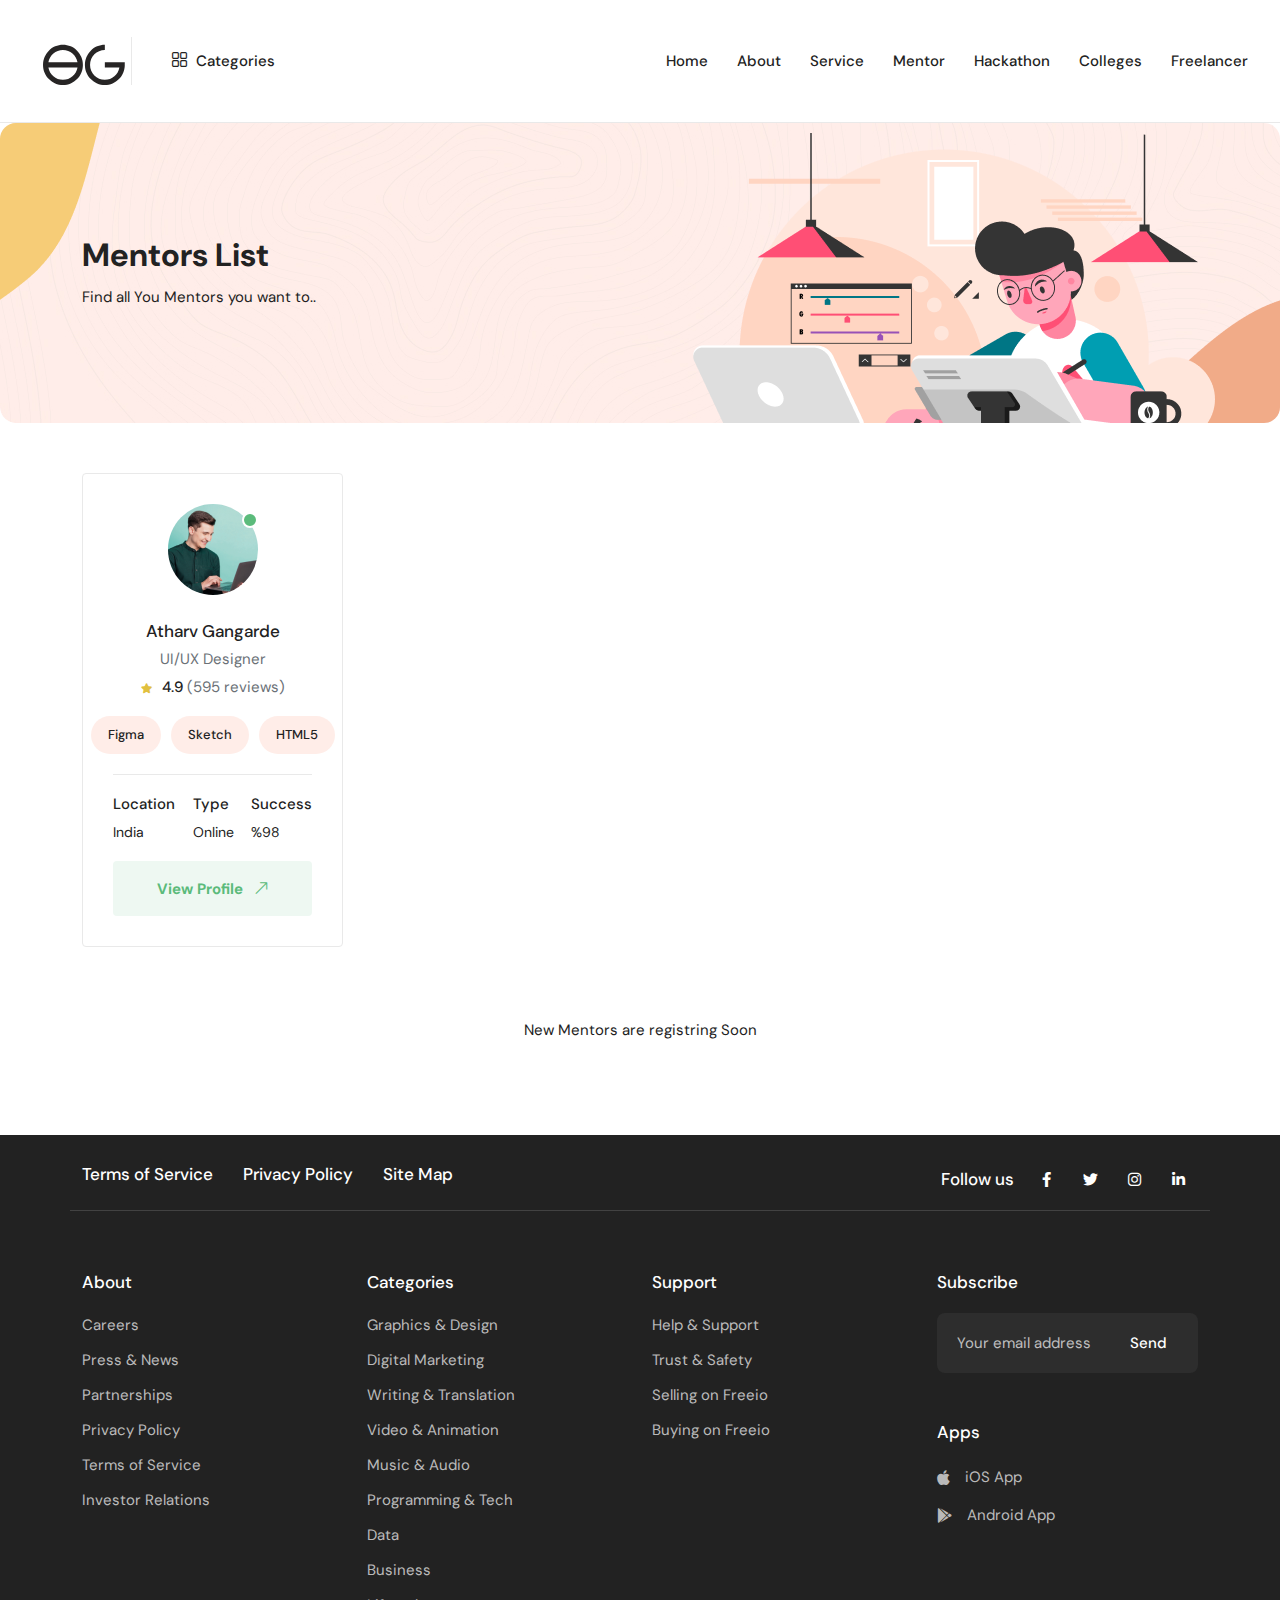
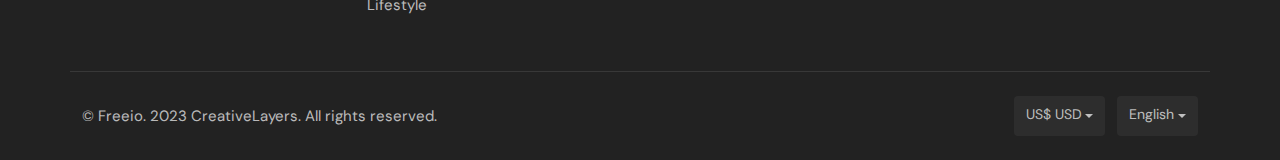
<file: page-mentor.html>
<!DOCTYPE html>
<html dir="ltr" lang="en">

<head>
<meta charset="utf-8">
<meta http-equiv="X-UA-Compatible" content="IE=edge">
<meta name="viewport" content="width=device-width, initial-scale=1">
<meta name="keywords" content="bidding, fiverr, freelance marketplace, freelancers, freelancing, gigs, hiring, job board, job portal, job posting, jobs marketplace, peopleperhour, proposals, sell services, upwork">
<meta name="description" content="Freeio - Freelance Marketplace HTML Template">
<meta name="CreativeLayers" content="ATFN">
<!-- css file -->
<link rel="stylesheet" href="css/bootstrap.min.css">
<link rel="stylesheet" href="css/ace-responsive-menu.css">
<link rel="stylesheet" href="css/menu.css">
<link rel="stylesheet" href="css/fontawesome.css">
<link rel="stylesheet" href="css/flaticon.css">
<link rel="stylesheet" href="css/bootstrap-select.min.css">
<link rel="stylesheet" href="css/ud-custom-spacing.css">
<link rel="stylesheet" href="css/animate.css">
<link rel="stylesheet" href="css/magnific-popup.css">
<link rel="stylesheet" href="css/slider.css">
<link rel="stylesheet" href="css/jquery-ui.min.css">
<link rel="stylesheet" href="css/style.css">
<!-- Responsive stylesheet -->
<link rel="stylesheet" href="css/responsive.css">
<!-- Title -->
<title>Mentors - CampusGIG</title>
<!-- Favicon -->
<link href="images/favicon.ico" sizes="128x128" rel="shortcut icon" type="image/x-icon" />
<link href="images/favicon.ico" sizes="128x128" rel="shortcut icon" />
<!-- Apple Touch Icon -->
<link href="images/apple-touch-icon-60x60.png" sizes="60x60" rel="apple-touch-icon">
<link href="images/apple-touch-icon-72x72.png" sizes="72x72" rel="apple-touch-icon">
<link href="images/apple-touch-icon-114x114.png" sizes="114x114" rel="apple-touch-icon">
<link href="images/apple-touch-icon-180x180.png" sizes="180x180" rel="apple-touch-icon">

<!-- HTML5 shim and Respond.js for IE8 support of HTML5 elements and media queries -->
<!-- WARNING: Respond.js doesn't work if you view the page via file:// -->
<!--[if lt IE 9]>
<script src="https://oss.maxcdn.com/html5shiv/3.7.3/html5shiv.min.js"></script>
<script src="https://oss.maxcdn.com/respond/1.4.2/respond.min.js"></script>
<![endif]-->

</head>
<body>
<div class="wrapper ovh">
  <div class="preloader"></div>
  
  <!-- Main Header Nav -->
  <header class="header-nav nav-innerpage-style main-menu">
   
    <!-- Nav Bar starts -->
    <!-- Ace Responsive Menu -->
    <nav class="posr"> 
      <div class="container-fluid posr menu_bdrt1">
        <div class="row align-items-center justify-content-between">
          <div class="col-auto pe-0">
            <div class="d-flex align-items-center">
              <a class="header-logo bdrr1 pr30 pr5-xl" href="index.html"><img src="images/header-logo-dark.svg" alt="Header Logo"></a>
              <div class="home1_style">
                <div id="mega-menu">
                  <a class="btn-mega fw500" href="#"><span class="pl30 pl10-xl pr5 fz15 vam flaticon-menu"></span> Categories</a>
                  <ul class="menu ps-0">
                    <li> <a class=" " href="#"> <span class="menu-icn flaticon-developer"></span> <span class="menu-title">Development & IT</span> </a>
                    </li>
                    </ul>
                </div>
              </div>
            </div>
          </div>
          <div class="col-auto">
            <div class="d-flex align-items-center">
              <!-- Responsive Menu Structure-->
              <ul id="respMenu" class="ace-responsive-menu" data-menu-style="horizontal">
                    <li> <a href="index.html"><span class="title">Home</span></a></li>
                    <li> <a href="about.html"><span class="title">About</span></a></li>
                    <li> <a href="service.html"><span class="title">Service</span></a></li>
                    <li> <a href="page-mentor.html"><span class="title">Mentor</span></a></li>
                    <li> <a href="hackathon.html"><span class="title">Hackathon</span></a></li>
                    <li> <a href="colleges.html"><span class="title">Colleges</span></a></li>
                    <li> <a href="page-freelancer.html"><span class="title">Freelancer</span></a></li>
                  </ul>
              </ul>
            </div>
          </div>
        </div>
      </div>
    </nav>
  </header>
  <!-- Search Modal -->
  <div class="search-modal">
    <div class="modal fade" id="exampleModalToggle" aria-hidden="true" aria-labelledby="exampleModalToggleLabel" tabindex="-1">
      <div class="modal-dialog modal-lg">
        <div class="modal-content">
          <div class="modal-header">
            <h5 class="modal-title" id="exampleModalToggleLabel"></h5>
            <button type="button" class="btn-close" data-bs-dismiss="modal" aria-label="Close"><i class="fal fa-xmark"></i></button>
          </div>
          <div class="modal-body">
            <div class="popup-search-field search_area">
              <input type="text" class="form-control border-0" placeholder="What service are you looking for today?">
              <label><span class="far fa-magnifying-glass"></span></label>
              <button class="ud-btn btn-thm" type="submit">Search</button>
            </div>
          </div>
        </div>
      </div>
    </div>
  </div>

  <div class="hiddenbar-body-ovelay"></div>

  <!-- Mobile Nav  -->
  <div id="page" class="mobilie_header_nav stylehome1">
    <div class="mobile-menu">
      <div class="header bdrb1">
        <div class="menu_and_widgets">
          <div class="mobile_menu_bar d-flex justify-content-between align-items-center">
            <a class="mobile_logo" href="#"><img src="images/header-logo-dark.svg" alt=""></a>
            <div class="right-side text-end">
              <a class="menubar ml30" href="#menu"><img src="images/mobile-dark-nav-icon.svg" alt=""></a>
            </div>
          </div>
        </div>
        <div class="posr"><div class="mobile_menu_close_btn"><span class="far fa-times"></span></div></div>
      </div>
    </div>
    <!-- /.mobile-menu -->
    <nav id="menu" class="">
      <ul>
        <li> <a href="index.html"><span class="title">Home</span></a></li>
        <li> <a href="about.html"><span class="title">About</span></a></li>
        <li> <a href="service.html"><span class="title">Service</span></a></li>
        <li> <a href="page-mentor.html"><span class="title">Mentor</span></a></li>
        <li> <a href="hackathon.html"><span class="title">Hackathon</span></a></li>
        <li> <a href="colleges.html"><span class="title">Colleges</span></a></li>
        <li> <a href="page-freelancer.html"><span class="title">Freelancer</span></a></li>
      </ul>
        <!-- Only for Mobile View -->
      </ul>
    </nav>
    <!-- Nav End -->

  </header>
  <!-- Search Modal -->
  <div class="search-modal">
    <div class="modal fade" id="exampleModalToggle" aria-hidden="true" aria-labelledby="exampleModalToggleLabel" tabindex="-1">
      <div class="modal-dialog modal-lg">
        <div class="modal-content">
          <div class="modal-header">
            <h5 class="modal-title" id="exampleModalToggleLabel"></h5>
            <button type="button" class="btn-close" data-bs-dismiss="modal" aria-label="Close"><i class="fal fa-xmark"></i></button>
          </div>
          <div class="modal-body">
            <div class="popup-search-field search_area">
              <input type="text" class="form-control border-0" placeholder="What service are you looking for today?">
              <label><span class="far fa-magnifying-glass"></span></label>
              <button class="ud-btn btn-thm" type="submit">Search</button>
            </div>
          </div>
        </div>
      </div>
    </div>
  </div>
  <!-- Filter Content In Hiddn SideBar -->
  <!-- Filter Content In Hiddn SideBar -->

  <div class="body_content">
    <!-- Breadcumb Sections -->
    <!-- Breadcumb Sections -->
    <section class="breadcumb-section pt-0">
      <div class="cta-service-v1 cta-banner mx-auto maxw1700 pt120 pb120 bdrs16 position-relative overflow-hidden d-flex align-items-center mx20-lg px30-lg">
        <img class="left-top-img wow zoomIn" src="images/vector-img/left-top.png" alt="">
        <img class="right-bottom-img wow zoomIn" src="images/vector-img/right-bottom.png" alt="">
        <img class="service-v1-vector bounce-y d-none d-lg-block" src="images/vector-img/vector-service-v1.png" alt="">
        <div class="container">
          <div class="row wow fadeInUp">
            <div class="col-xl-5">
              <div class="position-relative">
                <h2>Mentors List</h2>
                <p class="text mb-0">Find all You Mentors you want to..</p>
              </div>
            </div>
          </div>
        </div>
      </div>
    </section>

    <!-- Listings All Lists -->
    <section class="pt30 pb90">
      <div class="container">
        <div class="row">
          <div class="col-md-6 col-lg-4 col-xl-3">
            <div class="freelancer-style1 text-center bdr1 hover-box-shadow">
              <div class="thumb w90 mb25 mx-auto position-relative rounded-circle">
                <img class="rounded-circle mx-auto" src="images/team/fl-3.png" alt="">
                <span class="online"></span>
              </div>
              <div class="details">
                <h5 class="title mb-1">Atharv Gangarde</h5>
                <p class="mb-0">UI/UX Designer</p>
                <div class="review"><p><i class="fas fa-star fz10 review-color pr10"></i><span class="dark-color fw500">4.9</span> (595 reviews)</p></div>
                <div class="skill-tags d-flex align-items-center justify-content-center mb5">
                  <span class="tag">Figma</span>
                  <span class="tag mx10">Sketch</span>
                  <span class="tag">HTML5</span>
                </div>
                <hr class="opacity-100 mt20 mb15">
                <div class="fl-meta d-flex align-items-center justify-content-between">
                  <a class="meta fw500 text-start">Location<br><span class="fz14 fw400">India</span></a>
                  <a class="meta fw500 text-start">Type<br><span class="fz14 fw400">Online</span></a>
                  <a class="meta fw500 text-start"> Success<br><span class="fz14 fw400">%98</span></a>
                </div>
                <div class="d-grid mt15">
                  <a href="profile_main.html" class="ud-btn btn-light-thm">View Profile<i class="fal fa-arrow-right-long"></i></a>
                </div>
              </div>
            </div>
          </div>
        </div>
        <div class="row">
          <div class="mbp_pagination mt30 text-center">
            <p class="mt10 mb-0 pagination_page_count text-center">New Mentors are registring Soon</p>
          </div>
        </div>
      </div>
    </section>

    <!-- Our Footer --> 
    <section class="footer-style1 pt25 pb-0">
      <div class="container">
        <div class="row bb-white-light pb10 mb60">
          <div class="col-md-7">
            <div class="d-block text-center text-md-start justify-content-center justify-content-md-start d-md-flex align-items-center mb-3 mb-md-0">
              <a class="fz17 fw500 text-white mr15-md mr30" href="#">Terms of Service</a>
              <a class="fz17 fw500 text-white mr15-md mr30" href="#">Privacy Policy</a>
              <a class="fz17 fw500 text-white" href="#">Site Map</a>
            </div>
          </div>
          <div class="col-md-5">
            <div class="social-widget text-center text-md-end">
              <div class="social-style1">
                <a class="text-white me-2 fw500 fz17" href="#">Follow us</a>
                <a href="#"><i class="fab fa-facebook-f list-inline-item"></i></a>
                <a href="#"><i class="fab fa-twitter list-inline-item"></i></a>
                <a href="#"><i class="fab fa-instagram list-inline-item"></i></a>
                <a href="#"><i class="fab fa-linkedin-in list-inline-item"></i></a>
              </div>
            </div>
          </div>
        </div>
        <div class="row">
          <div class="col-sm-6 col-lg-3">
            <div class="link-style1 mb-4 mb-sm-5">
              <h5 class="text-white mb15">About</h5>
              <div class="link-list">
                <a href="#">Careers</a>
                <a href="#">Press & News</a>
                <a href="#">Partnerships</a>
                <a href="#">Privacy Policy</a>
                <a href="#">Terms of Service</a>
                <a href="#">Investor Relations</a>
              </div>
            </div>
          </div>
          <div class="col-sm-6 col-lg-3">
            <div class="link-style1 mb-4 mb-sm-5">
              <h5 class="text-white mb15">Categories</h5>
              <ul class="ps-0">
                <li><a href="#">Graphics & Design</a></li>
                <li><a href="#">Digital Marketing</a></li>
                <li><a href="#">Writing & Translation</a></li>
                <li><a href="#">Video & Animation</a></li>
                <li><a href="#">Music & Audio</a></li>
                <li><a href="#">Programming & Tech</a></li>
                <li><a href="#">Data</a></li>
                <li><a href="#">Business</a></li>
                <li><a href="#">Lifestyle</a></li>
              </ul>
            </div>
          </div>
          <div class="col-sm-6 col-lg-3">
            <div class="link-style1 mb-4 mb-sm-5">
              <h5 class="text-white mb15">Support</h5>
              <ul class="ps-0">
                <li><a href="#">Help & Support</a></li>
                <li><a href="#">Trust & Safety</a></li>
                <li><a href="#">Selling on Freeio</a></li>
                <li><a href="#">Buying on Freeio</a></li>
              </ul>
            </div>
          </div>
          <div class="col-sm-6 col-lg-3">
            <div class="footer-widget">
              <div class="footer-widget mb-4 mb-sm-5">
                <div class="mailchimp-widget">
                  <h5 class="title text-white mb20">Subscribe</h5>
                  <div class="mailchimp-style1">
                    <input type="email" class="form-control" placeholder="Your email address">
                    <button type="submit">Send</button>
                  </div>
                </div>
              </div>
              <div class="app-widget mb-4 mb-sm-5">
                <h5 class="title text-white mb20">Apps</h5>
                <div class="row mb-4 mb-lg-5">
                  <div class="col-lg-12">
                    <a class="app-list d-flex align-items-center mb10" href="#">
                      <i class="fab fa-apple fz17 mr15"></i>
                      <h6 class="app-title fz15 fw400 mb-0">iOS App</h6>
                    </a>
                    <a class="app-list d-flex align-items-center" href="#">
                      <i class="fab fa-google-play fz15 mr15"></i>
                      <h6 class="app-title fz15 fw400 mb-0">Android App</h6>
                    </a>
                  </div>
                </div>
              </div>
            </div>
          </div>
        </div>
      </div>
      <div class="container white-bdrt1 py-4">
        <div class="row align-items-center">
          <div class="col-md-6">
            <div class="text-center text-lg-start">
              <p class="copyright-text mb-2 mb-md-0 text-white-light ff-heading">© Freeio. 2023 CreativeLayers. All rights reserved.</p>
            </div>
          </div>
          <div class="col-md-6">
            <div class="footer_bottom_right_btns text-center text-lg-end">
              <ul class="p-0 m-0">
                <li class="list-inline-item">
                  <select class="selectpicker show-tick">
                    <option>US$ USD</option>
                    <option>Euro</option>
                    <option>Pound</option>
                  </select>
                </li>
                <li class="list-inline-item">
                  <select class="selectpicker show-tick">
                    <option>English</option>
                    <option>Frenc</option>
                    <option>Italian</option>
                    <option>Spanish</option>
                    <option>Turkey</option>
                  </select>
                </li>
              </ul>
            </div>
          </div>
        </div>
      </div>
    </section>
    <a class="scrollToHome" href="#"><i class="fas fa-angle-up"></i></a>
  </div>
</div>
<!-- Wrapper End --> 
<script src="js/jquery-3.6.4.min.js"></script>
<script src="js/jquery-migrate-3.0.0.min.js"></script>
<script src="js/popper.min.js"></script>
<script src="js/bootstrap.min.js"></script>
<script src="js/bootstrap-select.min.js"></script>
<script src="js/jquery.mmenu.all.js"></script>
<script src="js/ace-responsive-menu.js"></script>
<script src="js/jquery-scrolltofixed-min.js"></script>
<script src="js/wow.min.js"></script>
<script src="js/pricing-slider.js"></script> 
<!-- Custom script for all pages --> 
<script src="js/script.js"></script>
</body>

<!-- Mirrored from creativelayers.net/themes/freeio-html/page-freelancer-v1.html by HTTrack Website Copier/3.x [XR&CO'2014], Fri, 09 Feb 2024 18:56:55 GMT -->
</html>
</file>
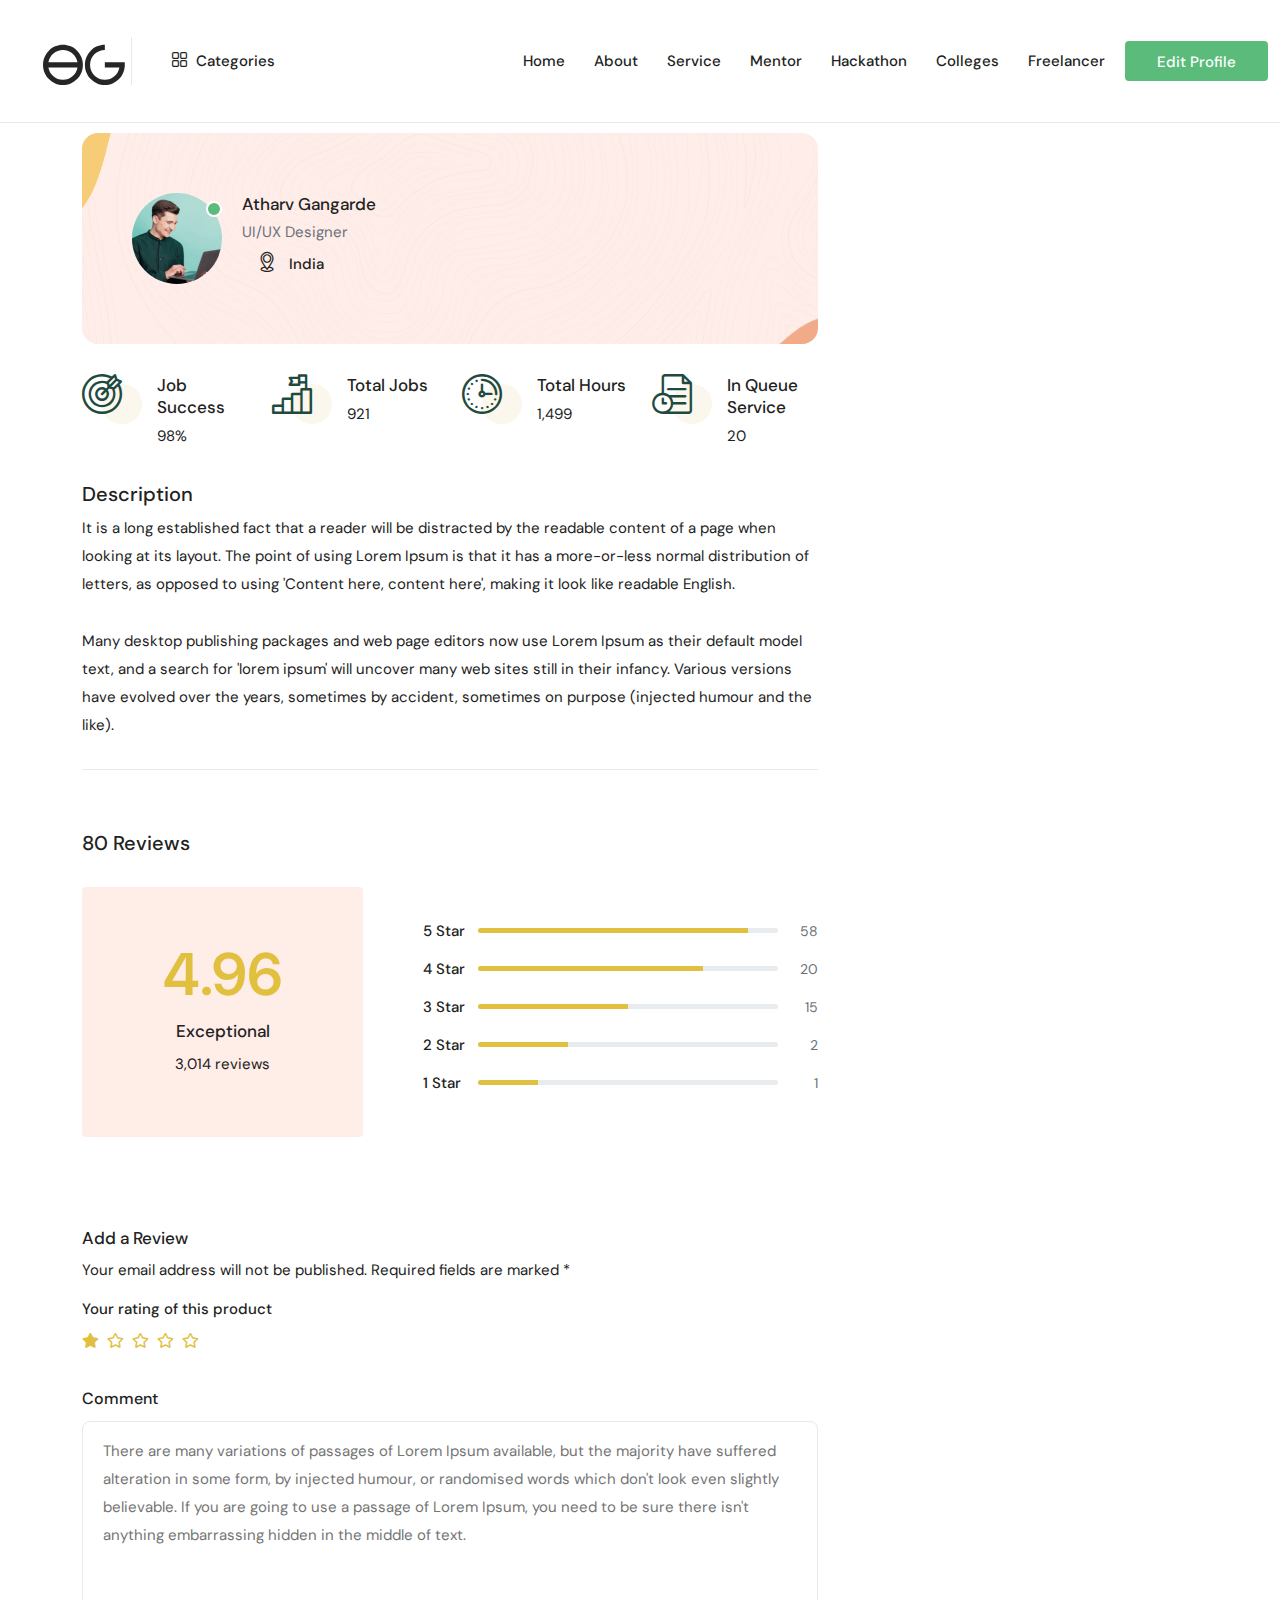
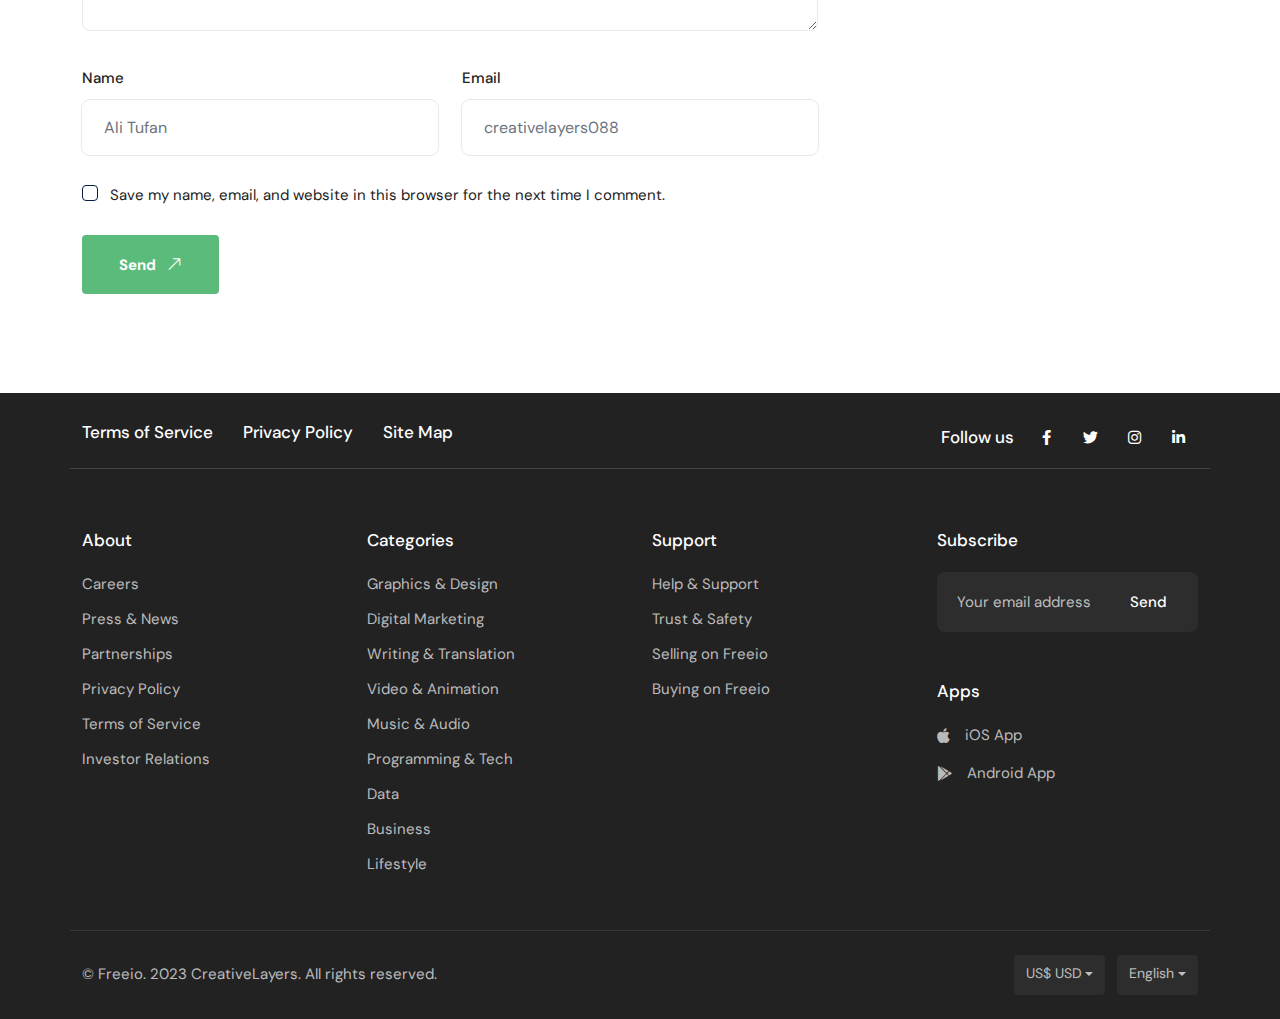
<file: profile_main.html>
<!DOCTYPE html>
<html dir="ltr" lang="en">
<head>
  <!-- Start of Async Drift Code -->
    <script>
      "use strict";
      
      !function() {
        var t = window.driftt = window.drift = window.driftt || [];
        if (!t.init) {
          if (t.invoked) return void (window.console && console.error && console.error("Drift snippet included twice."));
          t.invoked = !0, t.methods = [ "identify", "config", "track", "reset", "debug", "show", "ping", "page", "hide", "off", "on" ], 
          t.factory = function(e) {
            return function() {
              var n = Array.prototype.slice.call(arguments);
              return n.unshift(e), t.push(n), t;
            };
          }, t.methods.forEach(function(e) {
            t[e] = t.factory(e);
          }), t.load = function(t) {
            var e = 3e5, n = Math.ceil(new Date() / e) * e, o = document.createElement("script");
            o.type = "text/javascript", o.async = !0, o.crossorigin = "anonymous", o.src = "https://js.driftt.com/include/" + n + "/" + t + ".js";
            var i = document.getElementsByTagName("script")[0];
            i.parentNode.insertBefore(o, i);
          };
        }
      }();
      drift.SNIPPET_VERSION = '0.3.1';
      drift.load('26b234cudrd4');
      </script>
      <!-- End of Async Drift Code -->
<meta charset="utf-8">
<meta http-equiv="X-UA-Compatible" content="IE=edge">
<meta name="viewport" content="width=device-width, initial-scale=1">
<meta name="keywords" content="bidding, fiverr, freelance marketplace, freelancers, freelancing, gigs, hiring, job board, job portal, job posting, jobs marketplace, peopleperhour, proposals, sell services, upwork">
<meta name="description" content="Freeio - Freelance Marketplace HTML Template">
<meta name="CreativeLayers" content="ATFN">
<!-- css file -->
<link rel="stylesheet" href="css/bootstrap.min.css">
<link rel="stylesheet" href="css/ace-responsive-menu.css">
<link rel="stylesheet" href="css/menu.css">
<link rel="stylesheet" href="css/fontawesome.css">
<link rel="stylesheet" href="css/flaticon.css">
<link rel="stylesheet" href="css/bootstrap-select.min.css">
<link rel="stylesheet" href="css/ud-custom-spacing.css">
<link rel="stylesheet" href="css/animate.css">
<link rel="stylesheet" href="css/slider.css">
<link rel="stylesheet" href="css/jquery-ui.min.css">
<link rel="stylesheet" href="css/style.css">
<!-- Responsive stylesheet -->
<link rel="stylesheet" href="css/responsive.css">
<!-- Title -->
<title>Freeio - Freelance Marketplace HTML Template</title>
<!-- Favicon -->
<link href="images/favicon.ico" sizes="128x128" rel="shortcut icon" type="image/x-icon" />
<link href="images/favicon.ico" sizes="128x128" rel="shortcut icon" />
<!-- Apple Touch Icon -->
<link href="images/apple-touch-icon-60x60.png" sizes="60x60" rel="apple-touch-icon">
<link href="images/apple-touch-icon-72x72.png" sizes="72x72" rel="apple-touch-icon">
<link href="images/apple-touch-icon-114x114.png" sizes="114x114" rel="apple-touch-icon">
<link href="images/apple-touch-icon-180x180.png" sizes="180x180" rel="apple-touch-icon">

<!-- HTML5 shim and Respond.js for IE8 support of HTML5 elements and media queries -->
<!-- WARNING: Respond.js doesn't work if you view the page via file:// -->
<!--[if lt IE 9]>
<script src="https://oss.maxcdn.com/html5shiv/3.7.3/html5shiv.min.js"></script>
<script src="https://oss.maxcdn.com/respond/1.4.2/respond.min.js"></script>
<![endif]-->

</head>
<body>
<div class="wrapper ovh">
  <div class="preloader"></div>
  
  <!-- Main Header Nav -->
  <header class="header-nav nav-innerpage-style main-menu">
   
    <!-- Nav Bar starts -->
    <!-- Ace Responsive Menu -->
    <nav class="posr"> 
      <div class="container-fluid posr menu_bdrt1">
        <div class="row align-items-center justify-content-between">
          <div class="col-auto pe-0">
            <div class="d-flex align-items-center">
              <a class="header-logo bdrr1 pr30 pr5-xl" href="index.html"><img src="images/header-logo-dark.svg" alt="Header Logo"></a>
              <div class="home1_style">
                <div id="mega-menu">
                  <a class="btn-mega fw500" href="#"><span class="pl30 pl10-xl pr5 fz15 vam flaticon-menu"></span> Categories</a>
                  <ul class="menu ps-0">
                    <li> <a class=" " href="#"> <span class="menu-icn flaticon-developer"></span> <span class="menu-title">Development & IT</span> </a>
                    </li>
                    </ul>
                </div>
              </div>
            </div>
          </div>
          <div class="col-auto">
            <div class="d-flex align-items-center">
              <!-- Responsive Menu Structure-->
              <ul id="respMenu" class="ace-responsive-menu" data-menu-style="horizontal">
                    <li> <a href="index.html"><span class="title">Home</span></a></li>
                    <li> <a href="about.html"><span class="title">About</span></a></li>
                    <li> <a href="service.html"><span class="title">Service</span></a></li>
                    <li> <a href="page-mentor.html"><span class="title">Mentor</span></a></li>
                    <li> <a href="hackathon.html"><span class="title">Hackathon</span></a></li>
                    <li> <a href="colleges.html"><span class="title">Colleges</span></a></li>
                    <li> <a href="page-freelancer.html"><span class="title">Freelancer</span></a></li>
                  </ul>
              </ul>
              <a class="ud-btn btn-thm add-joining" href="profile.html">Edit Profile</a>
            </div>
          </div>
        </div>
      </div>
    </nav>
  </header>
  <!-- Search Modal -->
  <div class="search-modal">
    <div class="modal fade" id="exampleModalToggle" aria-hidden="true" aria-labelledby="exampleModalToggleLabel" tabindex="-1">
      <div class="modal-dialog modal-lg">
        <div class="modal-content">
          <div class="modal-header">
            <h5 class="modal-title" id="exampleModalToggleLabel"></h5>
            <button type="button" class="btn-close" data-bs-dismiss="modal" aria-label="Close"><i class="fal fa-xmark"></i></button>
          </div>
          <div class="modal-body">
            <div class="popup-search-field search_area">
              <input type="text" class="form-control border-0" placeholder="What service are you looking for today?">
              <label><span class="far fa-magnifying-glass"></span></label>
              <button class="ud-btn btn-thm" type="submit">Search</button>
            </div>
          </div>
        </div>
      </div>
    </div>
  </div>

  <div class="hiddenbar-body-ovelay"></div>

  <!-- Mobile Nav  -->
  <div id="page" class="mobilie_header_nav stylehome1">
    <div class="mobile-menu">
      <div class="header bdrb1">
        <div class="menu_and_widgets">
          <div class="mobile_menu_bar d-flex justify-content-between align-items-center">
            <a class="mobile_logo" href="#"><img src="images/header-logo-dark.svg" alt=""></a>
            <div class="right-side text-end">
              <a class="" href="profile.html">Edit Profile</a>
              <a class="menubar ml30" href="#menu"><img src="images/mobile-dark-nav-icon.svg" alt=""></a>
            </div>
          </div>
        </div>
        <div class="posr"><div class="mobile_menu_close_btn"><span class="far fa-times"></span></div></div>
      </div>
    </div>
    <!-- /.mobile-menu -->
    <nav id="menu" class="">
      <ul>
        <li> <a href="index.html"><span class="title">Home</span></a></li>
        <li> <a href="about.html"><span class="title">About</span></a></li>
        <li> <a href="service.html"><span class="title">Service</span></a></li>
        <li> <a href="page-mentor.html"><span class="title">Mentor</span></a></li>
        <li> <a href="hackathon.html"><span class="title">Hackathon</span></a></li>
        <li> <a href="colleges.html"><span class="title">Colleges</span></a></li>
        <li> <a href="page-freelancer.html"><span class="title">Freelancer</span></a></li>
      </ul>
        <!-- Only for Mobile View -->
      </ul>
    </nav>
    <!-- Nav End -->

  </div>

  <div class="body_content">

    <!-- Service Details -->
    <section class="pt10 pb90 pb30-md">
      <div class="container">
        <div class="row wrap wow fadeInUp">
          <div class="col-lg-8">
            <div class="column">
              <div class="cta-service-v1 freelancer-single-v1 pt60 pb60 bdrs16 position-relative overflow-hidden d-flex align-items-center">
                <img class="left-top-img wow zoomIn" src="images/vector-img/left-top.png" alt="">
                <img class="right-bottom-img wow zoomIn" src="images/vector-img/right-bottom.png" alt="">
                <div class="row wow fadeInUp">
                  <div class="col-xl-12">
                    <div class="position-relative pl50 pl20-sm">
                      <div class="list-meta d-sm-flex align-items-center">
                        <a class="position-relative freelancer-single-style" href="#">
                          <span class="online"></span>
                          <img class="rounded-circle w-100 wa-sm mb15-sm" src="images/team/fl-3.png" alt="Freelancer Photo">
                        </a>
                        <div class="ml20 ml0-xs">
                          <h5 class="title mb-1">Atharv Gangarde</h5>
                          <p class="mb-0">UI/UX Designer</p>
                          <p class="mb-0 dark-color fz15 fw500 list-inline-item ml15 mb5-sm ml0-xs"><i class="flaticon-place vam fz20 me-2"></i> India</p>
                        </div>
                      </div>
                    </div>
                  </div>
                </div>
              </div>
              <div class="row mt30">
                <div class="col-sm-6 col-xl-3">
                  <div class="iconbox-style1 contact-style d-flex align-items-start mb30">
                    <div class="icon flex-shrink-0"><span class="flaticon-target"></span></div>
                    <div class="details">
                      <h5 class="title">Job Success</h5>
                      <p class="mb-0 text">98%</p>
                    </div>
                  </div>
                </div>
                <div class="col-sm-6 col-xl-3">
                  <div class="iconbox-style1 contact-style d-flex align-items-start mb30">
                    <div class="icon flex-shrink-0"><span class="flaticon-goal"></span></div>
                    <div class="details">
                      <h5 class="title">Total Jobs</h5>
                      <p class="mb-0 text">921</p>
                    </div>
                  </div>
                </div>
                <div class="col-sm-6 col-xl-3">
                  <div class="iconbox-style1 contact-style d-flex align-items-start mb30">
                    <div class="icon flex-shrink-0"><span class="flaticon-fifteen"></span></div>
                    <div class="details">
                      <h5 class="title">Total Hours</h5>
                      <p class="mb-0 text">1,499</p>
                    </div>
                  </div>
                </div>
                <div class="col-sm-6 col-xl-3">
                  <div class="iconbox-style1 contact-style d-flex align-items-start mb30">
                    <div class="icon flex-shrink-0"><span class="flaticon-file-1"></span></div>
                    <div class="details">
                      <h5 class="title">In Queue Service</h5>
                      <p class="mb-0 text">20</p>
                    </div>
                  </div>
                </div>
              </div>
              <div class="service-about">
                <h4>Description</h4>
                <p class="text mb30">It is a long established fact that a reader will be distracted by the readable content of a page when looking at its layout. The point of using Lorem Ipsum is that it has a more-or-less normal distribution of letters, as opposed to using 'Content here, content here', making it look like readable English. </p>
                <p class="text mb30">Many desktop publishing packages and web page editors now use Lorem Ipsum as their default model text, and a search for 'lorem ipsum' will uncover many web sites still in their infancy. Various versions have evolved over the years, sometimes by accident, sometimes on purpose (injected humour and the like).</p>
                <!-- <hr class="opacity-100 mb60 mt60">
                <h4 class="mb30">Education</h4> -->
                <!-- <div class="educational-quality">
                  <div class="m-circle text-thm">M</div>
                  <div class="wrapper mb40">
                    <span class="tag">2012 - 2014</span>
                    <h5 class="mt15">Bachlors in Fine Arts</h5>
                    <h6 class="text-thm">Modern College</h6>
                    <p>Lorem ipsum dolor sit amet, consectetur adipiscing elit. Proin a ipsum tellus. Interdum et malesuada fames ac ante ipsum primis in faucibus.</p>
                  </div>
                  <div class="m-circle before-none text-thm">M</div>
                  <div class="wrapper mb60">
                    <span class="tag">2008 - 2012</span>
                    <h5 class="mt15">Computer Science</h5>
                    <h6 class="text-thm">Harvartd University</h6>
                    <p>Lorem ipsum dolor sit amet, consectetur adipiscing elit. Proin a ipsum tellus. Interdum et malesuada fames ac ante ipsum primis in faucibus.</p>
                  </div>
                </div> -->
                <!-- <hr class="opacity-100 mb60">
                <h4 class="mb30">Work & Experience</h4>
                <div class="educational-quality">
                  <div class="m-circle text-thm">M</div>
                  <div class="wrapper mb40">
                    <span class="tag">2012 - 2014</span>
                    <h5 class="mt15">UX Designer</h5>
                    <h6 class="text-thm">Dropbox</h6>
                    <p>Lorem ipsum dolor sit amet, consectetur adipiscing elit. Proin a ipsum tellus. Interdum et malesuada fames ac ante ipsum primis in faucibus.</p>
                  </div>
                  <div class="m-circle before-none text-thm">M</div>
                  <div class="wrapper mb60">
                    <span class="tag">2008 - 2012</span>
                    <h5 class="mt15">Art Director</h5>
                    <h6 class="text-thm">amazon</h6>
                    <p>Lorem ipsum dolor sit amet, consectetur adipiscing elit. Proin a ipsum tellus. Interdum et malesuada fames ac ante ipsum primis in faucibus.</p>
                  </div>
                </div> -->
                <!-- <hr class="opacity-100 mb60">
                <h4 class="mb30">Awards adn Certificates</h4>
                <div class="educational-quality ps-0">
                  <div class="wrapper mb40">
                    <span class="tag">2012 - 2014</span>
                    <h5 class="mt15">UI UX Design</h5>
                    <h6 class="text-thm">Udemy</h6>
                    <p>Lorem ipsum dolor sit amet, consectetur adipiscing elit. Proin a ipsum tellus. Interdum et malesuada fames ac ante ipsum <br class="d-none d-lg-block"> primis in faucibus.</p>
                  </div>
                  <div class="wrapper mb60">
                    <span class="tag">2008 - 2012</span>
                    <h5 class="mt15">App Design</h5>
                    <h6 class="text-thm">Google</h6>
                    <p>Lorem ipsum dolor sit amet, consectetur adipiscing elit. Proin a ipsum tellus. Interdum et malesuada fames ac ante ipsum <br class="d-none d-lg-block"> primis in faucibus.</p>
                  </div>
                </div>
                <hr class="opacity-100 mb60">
                <h4 class="mb30">Featured Services</h4>
                <div class="row mb35">
                  <div class="col-sm-6 col-xl-4">
                    <div class="listing-style1">
                      <div class="list-thumb">
                        <img class="w-100" src="images/listings/g-1.jpg" alt="">
                        <a href="#" class="listing-fav fz12"><span class="far fa-heart"></span></a>
                      </div>
                      <div class="list-content">
                        <p class="list-text body-color fz14 mb-1">Web & App Design</p>
                        <h6 class="list-title"><a href="page-services-single.html">I will design modern websites in figma or adobe xd</a></h6>
                        <div class="review-meta d-flex align-items-center">
                          <i class="fas fa-star fz10 review-color me-2"></i>
                          <p class="mb-0 body-color fz14"><span class="dark-color me-2">4.82</span>94 reviews</p>
                        </div>
                        <hr class="my-2">
                        <div class="list-meta mt15">
                          <div class="budget">
                            <p class="mb-0 body-color">Starting at<span class="fz17 fw500 dark-color ms-1">$983</span></p>
                          </div>
                        </div>
                      </div>
                    </div>
                  </div> -->
                </div>
                <hr class="opacity-100 mb60">
                <div class="product_single_content mb60">
                  <div class="mbp_pagination_comments">
                    <div class="row">
                      <div class="col-lg-12">
                        <div class="total_review mb30">
                          <h4>80 Reviews</h4>
                        </div>
                        <div class="d-md-flex align-items-center mb30">
                          <div class="total-review-box d-flex align-items-center text-center mb30-sm">
                            <div class="wrapper mx-auto">
                              <div class="t-review mb15">4.96</div>
                              <h5>Exceptional</h5>
                              <p class="text mb-0">3,014 reviews</p>
                            </div>
                          </div>
                          <div class="wrapper ml60 ml0-sm">
                            <div class="review-list d-flex align-items-center mb10">
                              <div class="list-number">5 Star</div>
                                <div class="progress">
                                  <div class="progress-bar" style="width: 90%;" role="progressbar" aria-valuenow="90" aria-valuemin="0" aria-valuemax="100"></div>
                                </div>
                              <div class="value text-end">58</div>
                            </div>
                            <div class="review-list d-flex align-items-center mb10">
                              <div class="list-number">4 Star</div>
                                <div class="progress">
                                  <div class="progress-bar w-75" role="progressbar" aria-valuenow="75" aria-valuemin="0" aria-valuemax="100"></div>
                                </div>
                              <div class="value text-end">20</div>
                            </div>
                            <div class="review-list d-flex align-items-center mb10">
                              <div class="list-number">3 Star</div>
                                <div class="progress">
                                  <div class="progress-bar w-50" role="progressbar" aria-valuenow="50" aria-valuemin="0" aria-valuemax="100"></div>
                                </div>
                              <div class="value text-end">15</div>
                            </div>
                            <div class="review-list d-flex align-items-center mb10">
                              <div class="list-number">2 Star</div>
                                <div class="progress">
                                  <div class="progress-bar" style="width: 30%;" role="progressbar" aria-valuenow="30" aria-valuemin="0" aria-valuemax="100"></div>
                                </div>
                              <div class="value text-end">2</div>
                            </div>
                            <div class="review-list d-flex align-items-center mb10">
                              <div class="list-number">1 Star</div>
                                <div class="progress">
                                  <div class="progress-bar" style="width: 20%;" role="progressbar" aria-valuenow="10" aria-valuemin="0" aria-valuemax="100"></div>
                                </div>
                              <div class="value text-end">1</div>
                            </div>
                          </div>
                        </div>
                      </div>
                    </div>
                  </div>
                </div>
                <div class="bsp_reveiw_wrt">
                  <h6 class="fz17">Add a Review</h6>
                  <p class="text">Your email address will not be published. Required fields are marked *</p>
                  <h6>Your rating of this product</h6>
                  <div class="d-flex">
                    <i class="fas fa-star review-color"></i>
                    <i class="far fa-star review-color ms-2"></i>
                    <i class="far fa-star review-color ms-2"></i>
                    <i class="far fa-star review-color ms-2"></i>
                    <i class="far fa-star review-color ms-2"></i>
                  </div>
                  <form class="comments_form mt30 mb30-md">
                    <div class="row">
                      <div class="col-md-12">
                        <div class="mb-4">
                          <label class="fw500 fz16 ff-heading dark-color mb-2">Comment</label>
                          <textarea class="pt15" rows="6" placeholder="There are many variations of passages of Lorem Ipsum available, but the majority have suffered alteration in some form, by injected humour, or randomised words which don't look even slightly believable. If you are going to use a passage of Lorem Ipsum, you need to be sure there isn't anything embarrassing hidden in the middle of text."></textarea>
                        </div>
                      </div>
                      <div class="col-md-6">
                        <div class="mb20">
                          <label class="fw500 ff-heading dark-color mb-2">Name</label>
                          <input type="text" class="form-control" placeholder="Ali Tufan">
                        </div>
                      </div>
                      <div class="col-md-6">
                        <div class="mb20">
                          <label class="fw500 ff-heading dark-color mb-2">Email</label>
                          <input type="email" class="form-control" placeholder="creativelayers088">
                        </div>
                      </div>
                      <div class="col-md-12">
                        <div class="checkbox-style1 d-block d-sm-flex align-items-center justify-content-between mb20">
                          <label class="custom_checkbox fz15 ff-heading">Save my name, email, and website in this browser for the next time I comment.
                            <input type="checkbox">
                            <span class="checkmark"></span>
                          </label>
                        </div>
                        <a href="#" class="ud-btn btn-thm">Send<i class="fal fa-arrow-right-long"></i></a>
                      </div>
                    </div>
                  </form>
                </div>
              </div>
            </div>
          </div>
        </div>
      </div>
    </section>

    <!-- Our Footer --> 
    <section class="footer-style1 pt25 pb-0">
      <div class="container">
        <div class="row bb-white-light pb10 mb60">
          <div class="col-md-7">
            <div class="d-block text-center text-md-start justify-content-center justify-content-md-start d-md-flex align-items-center mb-3 mb-md-0">
              <a class="fz17 fw500 text-white mr15-md mr30" href="#">Terms of Service</a>
              <a class="fz17 fw500 text-white mr15-md mr30" href="#">Privacy Policy</a>
              <a class="fz17 fw500 text-white" href="#">Site Map</a>
            </div>
          </div>
          <div class="col-md-5">
            <div class="social-widget text-center text-md-end">
              <div class="social-style1">
                <a class="text-white me-2 fw500 fz17" href="#">Follow us</a>
                <a href="#"><i class="fab fa-facebook-f list-inline-item"></i></a>
                <a href="#"><i class="fab fa-twitter list-inline-item"></i></a>
                <a href="#"><i class="fab fa-instagram list-inline-item"></i></a>
                <a href="#"><i class="fab fa-linkedin-in list-inline-item"></i></a>
              </div>
            </div>
          </div>
        </div>
        <div class="row">
          <div class="col-sm-6 col-lg-3">
            <div class="link-style1 mb-4 mb-sm-5">
              <h5 class="text-white mb15">About</h5>
              <div class="link-list">
                <a href="#">Careers</a>
                <a href="#">Press & News</a>
                <a href="#">Partnerships</a>
                <a href="#">Privacy Policy</a>
                <a href="#">Terms of Service</a>
                <a href="#">Investor Relations</a>
              </div>
            </div>
          </div>
          <div class="col-sm-6 col-lg-3">
            <div class="link-style1 mb-4 mb-sm-5">
              <h5 class="text-white mb15">Categories</h5>
              <ul class="ps-0">
                <li><a href="#">Graphics & Design</a></li>
                <li><a href="#">Digital Marketing</a></li>
                <li><a href="#">Writing & Translation</a></li>
                <li><a href="#">Video & Animation</a></li>
                <li><a href="#">Music & Audio</a></li>
                <li><a href="#">Programming & Tech</a></li>
                <li><a href="#">Data</a></li>
                <li><a href="#">Business</a></li>
                <li><a href="#">Lifestyle</a></li>
              </ul>
            </div>
          </div>
          <div class="col-sm-6 col-lg-3">
            <div class="link-style1 mb-4 mb-sm-5">
              <h5 class="text-white mb15">Support</h5>
              <ul class="ps-0">
                <li><a href="#">Help & Support</a></li>
                <li><a href="#">Trust & Safety</a></li>
                <li><a href="#">Selling on Freeio</a></li>
                <li><a href="#">Buying on Freeio</a></li>
              </ul>
            </div>
          </div>
          <div class="col-sm-6 col-lg-3">
            <div class="footer-widget">
              <div class="footer-widget mb-4 mb-sm-5">
                <div class="mailchimp-widget">
                  <h5 class="title text-white mb20">Subscribe</h5>
                  <div class="mailchimp-style1">
                    <input type="email" class="form-control" placeholder="Your email address">
                    <button type="submit">Send</button>
                  </div>
                </div>
              </div>
              <div class="app-widget mb-4 mb-sm-5">
                <h5 class="title text-white mb20">Apps</h5>
                <div class="row mb-4 mb-lg-5">
                  <div class="col-lg-12">
                    <a class="app-list d-flex align-items-center mb10" href="#">
                      <i class="fab fa-apple fz17 mr15"></i>
                      <h6 class="app-title fz15 fw400 mb-0">iOS App</h6>
                    </a>
                    <a class="app-list d-flex align-items-center" href="#">
                      <i class="fab fa-google-play fz15 mr15"></i>
                      <h6 class="app-title fz15 fw400 mb-0">Android App</h6>
                    </a>
                  </div>
                </div>
              </div>
            </div>
          </div>
        </div>
      </div>
      <div class="container white-bdrt1 py-4">
        <div class="row align-items-center">
          <div class="col-md-6">
            <div class="text-center text-lg-start">
              <p class="copyright-text mb-2 mb-md-0 text-white-light ff-heading">© Freeio. 2023 CreativeLayers. All rights reserved.</p>
            </div>
          </div>
          <div class="col-md-6">
            <div class="footer_bottom_right_btns text-center text-lg-end">
              <ul class="p-0 m-0">
                <li class="list-inline-item">
                  <select class="selectpicker show-tick">
                    <option>US$ USD</option>
                    <option>Euro</option>
                    <option>Pound</option>
                  </select>
                </li>
                <li class="list-inline-item">
                  <select class="selectpicker show-tick">
                    <option>English</option>
                    <option>Frenc</option>
                    <option>Italian</option>
                    <option>Spanish</option>
                    <option>Turkey</option>
                  </select>
                </li>
              </ul>
            </div>
          </div>
        </div>
      </div>
    </section>
    <a class="scrollToHome" href="#"><i class="fas fa-angle-up"></i></a>
  </div>
</div>
<!-- Wrapper End --> 
<script src="js/jquery-3.6.4.min.js"></script>
<script src="js/jquery-migrate-3.0.0.min.js"></script>
<script src="js/popper.min.js"></script>
<script src="js/bootstrap.min.js"></script>
<script src="js/bootstrap-select.min.js"></script>
<script src="js/jquery.mmenu.all.js"></script>
<script src="js/ace-responsive-menu.js"></script>
<script src="js/jquery-scrolltofixed-min.js"></script>
<script src="js/wow.min.js"></script>
<script src="js/owl.js"></script> 
<script src="js/scrollbalance.js"></script> 
<!-- Custom script for all pages --> 
<script src="js/script.js"></script>
<script>
$(function() {
  var cols = $('.wrap .column');
  var enabled = true;
  var scrollbalance = new ScrollBalance(cols, {
    minwidth: 1199
  });
  // bind to scroll and resize events
  scrollbalance.bind();
});
</script>
</body>

<!-- Mirrored from creativelayers.net/themes/freeio-html/page-freelancer-single-v1.html by HTTrack Website Copier/3.x [XR&CO'2014], Fri, 09 Feb 2024 18:56:55 GMT -->
</html>
</file>
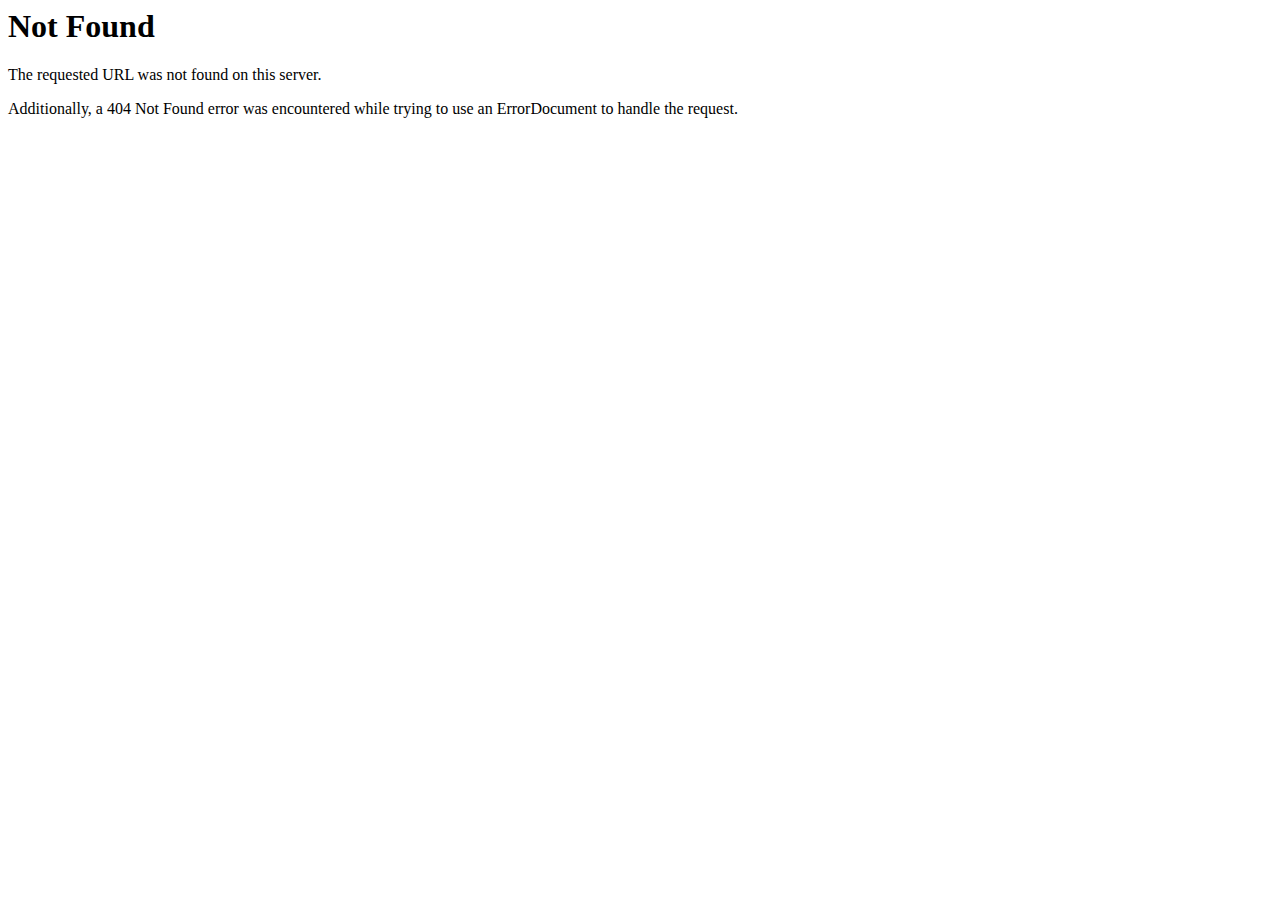
<file: css/owl.video.play.html>
<!DOCTYPE HTML PUBLIC "-//IETF//DTD HTML 2.0//EN">
<html><head>
<title>404 Not Found</title>
</head><body>
<h1>Not Found</h1>
<p>The requested URL was not found on this server.</p>
<p>Additionally, a 404 Not Found
error was encountered while trying to use an ErrorDocument to handle the request.</p>
</body></html>
</file>
<file: css/ace-responsive-menu.css>
/* 
Ace Responsive Menu Plugin
Version: 1.0
Author: Samson Onna
E-mail: samson3d@gmail.com
----------------------------------------*/
/* Ace Responsive Menu
----------------------------------------*/
a {
	color: #0d638f;
	text-shadow: none
}
.ace-responsive-menu {
	list-style: none;
	margin: 0;
	padding: 0;
	background-color: transparent;
	width: auto;
}
.ace-responsive-menu li {
	list-style: none
}
.ace-responsive-menu > li {
	border: 0px;
	display: inline-block;
	margin: 0;
	padding: 0;
	text-align: left
}
.ace-responsive-menu > li > a.active span {
	color: #ffffff
}
.ace-responsive-menu > li > a {
	border: 0px;
	display: block;
	margin: 0;
	padding: 18px 20px 18px 5px;
	position: relative;
	text-decoration: none;
	text-transform: capitalize
}
.ace-responsive-menu li a i {
	padding-right: 5px
}
.ace-responsive-menu > li > a i {
	font-size: 16px;
	text-shadow: none
}
.ace-responsive-menu li.menu-active > a {
	color: #fff
}
.ace-responsive-menu li .menu-active {
	position: relative
}
.ace-responsive-menu > li > a > .arrow:before {
	content: "\f107";
	display: inline-block;
	font-family: "Font Awesome 6 Pro";
	font-size: 16px;
	font-weight: 300;
	height: auto;
	margin-left: 8px;
	text-shadow: none;
	width: 10px;
	vertical-align: middle
}
.ace-responsive-menu li ul.sub-menu li > a > .arrow:before {
	content: "\f105" !important
}
.ace-responsive-menu > li > ul.sub-menu {
	display: none;
	list-style: none;
	clear: both;
	margin: 0;
	position: absolute
}
.ace-responsive-menu li ul.sub-menu {
	background: #333
}
.ace-responsive-menu li ul.sub-menu > li {
	width: 185px
}
.ace-responsive-menu li ul.sub-menu li a {
	display: block;
	font-size: 14px;
	font-weight: 400;
	line-height: 35px;
}
.ace-responsive-menu li ul.sub-menu li a i {
	padding-right: 10px
}
.ace-responsive-menu > li > ul.sub-menu > li {
	position: relative
}
.ace-responsive-menu > li > ul.sub-menu > li ul.sub-menu {
	position: absolute;
	left: 260px;
	top: 0px;
	display: none;
	list-style: none
}
.ace-responsive-menu > li > ul.sub-menu > li ul.sub-menu > li ul.sub-menu {
	position: absolute;
	left: 185px;
	top: 0px;
	display: none;
	list-style: none
}
.ace-responsive-menu > li > ul.sub-menu li > a > .arrow:before {
	float: right;
	display: inline;
	font-size: 16px;
	font-family: "Font Awesome 6 Pro";
	height: auto;
	content: "\f104";
	font-weight: 600;
	text-shadow: none
}
.menu-toggle {
	display: none;
	float: left;
	width: 100%;
	background: #333
}
.menu-toggle:focus {
	outline: none
}
.menu-toggle h3 {
	float: left;
	color: #FFF;
	padding: 0px 10px;
	font-weight: 600;
	font-size: 16px
}
.menu-toggle .icon-bar {
	display: block !important;
	width: 18px;
	height: 2px;
	background-color: #F5F5F5 !important;
	-webkit-border-radius: 1px;
	-moz-border-radius: 1px;
	border-radius: 1px;
	-webkit-box-shadow: 0 1px 0 rgba(0, 0, 0, 0.25);
	-moz-box-shadow: 0 1px 0 rgba(0, 0, 0, 0.25);
	box-shadow: 0 1px 0 rgba(0, 0, 0, 0.25);
	margin: 3px
}
.menu-toggle .icon-bar:hover {
	background-color: #F5F5F5 !important
}
.menu-toggle #menu-btn {
	float: right;
	background: #202020;
	border: 1px solid #0C0C0C;
	padding: 8px;
	border-radius: 5px;
	cursor: pointer;
	margin: 10px
}
.menu-toggle #menu-btn:focus {
	outline: none
}
.hide-menu {
	display: none
}
ul[data-menu-style="accordion"] {
	width: 250px
}
ul[data-menu-style="accordion"] > li {
	display: block;
	margin: 0;
	padding: 0;
	border: 0px;
	float: none !important
}
ul[data-menu-style="accordion"] li ul.sub-menu > li {
	width: 100%
}
ul[data-menu-style="accordion"] > li > a > .arrow:before {
	float: right;
	content: "\f105"
}
ul[data-menu-style="accordion"] li.menu-active > a > .arrow:before {
	content: "\f107" !important
}
ul[data-menu-style="accordion"] > li > ul.sub-menu {
	position: static
}
ul[data-menu-style="accordion"] > li > a i {
	padding-right: 10px;
	color: #FF5737
}
ul[data-menu-style="accordion"] > li > ul.sub-menu > li ul.sub-menu {
	position: static
}
ul[data-menu-style="accordion"] > li > ul.sub-menu > li ul.sub-menu > li ul.sub-menu {
	position: static
}
ul[data-menu-style="accordion"] > li {
	border-bottom: 1px solid #242424
}
ul[data-menu-style="accordion"] li a:hover {
	background: #272727 !important
}
ul[data-menu-style="accordion"] ul.sub-menu li.menu-active > a > .arrow:before {
	content: "\f107" !important
}
ul[data-menu-style="vertical"] {
	width: 200px
}
ul[data-menu-style="vertical"] > li {
	float: none
}
ul[data-menu-style="vertical"] li ul.sub-menu > li {
	width: 100%
}
ul[data-menu-style="vertical"] > li > a > .arrow:before {
	float: right;
	content: "\f105"
}
ul[data-menu-style="vertical"] > li.menu-active {
	position: relative
}
ul[data-menu-style="vertical"] > li > ul.sub-menu {
	position: absolute;
	left: 200px;
	top: 0px;
	width: 200px
}
ul[data-menu-style="vertical"] > li > a i {
	padding-right: 10px;
	color: #FF5737
}
ul[data-menu-style="vertical"]> li > ul.sub-menu > li ul.sub-menu {
	position: absolute;
	width: 200px;
	left: 200px
}
ul[data-menu-style="vertical"] > li > ul.sub-menu > li ul.sub-menu > li ul.sub-menu {
	position: absolute;
	width: 200px;
	left: 200px
}
ul[data-menu-style="vertical"] > li {
	border-bottom: 1px solid #242424
}
ul[data-menu-style="vertical"] li a:hover {
	background: #272727 !important
}

@media screen and (max-width: 768px) {
.demo {
	width: 96%;
	padding: 2%
}
ul[data-menu-style="vertical"], ul[data-menu-style="accordion"], ul[data-menu-style="vertical"] li ul.sub-menu {
	width: 100% !important
}
.ace-responsive-menu {
	float: left;
	width: 100%
}
.ace-responsive-menu > li {
	border-bottom: 1px solid #242424;
	float: none
}
.ace-responsive-menu li a:hover {
	background: #272727 !important
}
.ace-responsive-menu > li > a i {
	padding-right: 10px
}
.ace-responsive-menu > li > a > .arrow:before {
	float: right;
	content: "\f105"
}
li.menu-active > a > .arrow:before {
	content: "\f107" !important
}
.ace-responsive-menu li ul.sub-menu > li {
	width: 100%
}
.ace-responsive-menu li ul.sub-menu li ul.sub-menu li a {
	padding-left: 30px
}
.ace-responsive-menu li ul.sub-menu li ul.sub-menu li ul.sub-menu li a {
	padding-left: 50px
}
.ace-responsive-menu > li > ul.sub-menu {
	position: static
}
.ace-responsive-menu > li > ul.sub-menu > li ul.sub-menu {
	position: static
}
.ace-responsive-menu > li > ul.sub-menu > li ul.sub-menu > li ul.sub-menu {
	position: static
}
.ace-responsive-menu li ul.sub-menu li.menu-active > a > .arrow:before {
	content: "\f107" !important
}
}
.options {
	width: 200px;
	float: left;
	margin-top: 30px
}
.options h3 {
	font-size: 20px
}
.options a {
	padding: 12px 0;
	text-align: center;
	width: 100%;
	margin-bottom: 10px;
	display: block;
	background: #535353;
	color: #FFF;
	text-decoration: none
}
a.backLink {
	float: right;
	margin-bottom: 10px
}
</file>
<file: css/menu.css>
@media(min-width: 993px) {
.main-menu {
	display: block;
}
.mobile-menu {
	display: none;
}
}
@media(max-width: 992px) {
	.our-dashbord.dashbord {
		margin-top: 0;
	}
	.main-menu {
		display: none !important;
	}
	.mobile-menu {
		display: block;
	}
	.header, .footer {
		padding: 0 20px !important;
	}
}
.header {
	display: block;
	position: relative;
	z-index: 1;
}
.header, .content, .footer {
	text-align: center;
}
.header, .footer {
	background: transparent;
	font-size: 15px;
	font-weight: bold;
	color: #222222;
	line-height: 40px;
	-moz-box-sizing: border-box;
	box-sizing: border-box;
	width: 100%;
	height: 80px;
	line-height: 80px;
	padding: 0 50px;
}
.header.fixed {
	position: fixed;
	top: 0;
	left: 0;
}
.footer.fixed {
	position: fixed;
	bottom: 0;
	left: 0;
}
.header a:hover {
	cursor: pointer;
}
/*!
 * mmenu.js
 * mmenujs.com
 *
 * Copyright (c) Fred Heusschen
 * frebsite.nl
 *
 * License: CC-BY-NC-4.0
 * http://creativecommons.org/licenses/by-nc/4.0/
 */
#menu:not(.mm-menu) {display: none;}
:root {
--mm-lineheight:22px
}
.mm-hidden {
	display: none!important
}
.mm-wrapper {
	overflow-x: hidden;
	position: relative
}
.mm-menu, .mm-menu *, .mm-menu :after, .mm-menu :before {
	-webkit-transition-property: none;
	-o-transition-property: none;
	transition-property: none;
	-webkit-transition-duration: .4s;
	-o-transition-duration: .4s;
	transition-duration: .4s;
	-webkit-transition-timing-function: ease;
	-o-transition-timing-function: ease;
	transition-timing-function: ease
}
:root {
--mm-blocker-visibility-delay:0.4s;
--mm-blocker-opacity-delay:0s
}
.mm-blocker {
	display: block;
	position: absolute;
	bottom: 100%;
	top: 0;
	right: 0;
	left: 0;
	z-index: 3;
	opacity: 0;
	background: var(--mm-color-background);
	-webkit-transition: bottom 0s ease var(--mm-blocker-visibility-delay), width .4s ease, opacity .4s ease var(--mm-blocker-opacity-delay), -webkit-transform .4s ease;
	transition: bottom 0s ease var(--mm-blocker-visibility-delay), width .4s ease, opacity .4s ease var(--mm-blocker-opacity-delay), -webkit-transform .4s ease;
	-o-transition: bottom 0s ease var(--mm-blocker-visibility-delay), width .4s ease, opacity .4s ease var(--mm-blocker-opacity-delay), transform .4s ease;
	transition: bottom 0s ease var(--mm-blocker-visibility-delay), width .4s ease, opacity .4s ease var(--mm-blocker-opacity-delay), transform .4s ease;
	transition: bottom 0s ease var(--mm-blocker-visibility-delay), width .4s ease, opacity .4s ease var(--mm-blocker-opacity-delay), transform .4s ease, -webkit-transform .4s ease
}
.mm-blocker:focus-visible {
opacity:.75
}
.mm-btn {
	-webkit-box-flex: 0;
	-ms-flex-positive: 0;
	flex-grow: 0;
	-ms-flex-negative: 0;
	flex-shrink: 0;
	display: -webkit-box;
	display: -ms-flexbox;
	display: flex;
	-webkit-box-align: center;
	-ms-flex-align: center;
	align-items: center;
	-webkit-box-pack: center;
	-ms-flex-pack: center;
	justify-content: center;
	position: relative;
	width: 50px;
	padding: 0
}
.mm-btn--next, [dir=rtl] .mm-btn--prev {
--mm-btn-rotate:135deg
}
.mm-btn--prev, [dir=rtl] .mm-btn--next {
--mm-btn-rotate:-45deg
}
.mm-btn--next:after, .mm-btn--prev:before {
  border-bottom: none;
  border-right: none;
  -webkit-box-sizing: content-box;
  box-sizing: content-box;
  color: #041E42;
  content: "\f105";
  display: block;
  font-family: "Font Awesome 6 Pro";
  font-size: 18px;
  margin: auto;
  position: absolute;
  right: 30px;
  top: 10px;
}
.mm-btn--prev:before{
	top: 15px;
	transform: rotate(180deg);
}
.mm-btn--prev:before {
	inset-inline-start: 23px
}
.mm-btn--next:after {
	inset-inline-end: 23px
}
.mm-btn--close:before {
	content: "×";
	font-size: 150%
}
.mm-btnreset {
	padding: 0;
	background: 0 0;
	border: none;
	cursor: pointer
}
.mm-divider {
	-o-text-overflow: ellipsis;
	text-overflow: ellipsis;
	white-space: nowrap;
	overflow: hidden;
	position: -webkit-sticky;
	position: sticky;
	z-index: 2;
	top: 0;
	min-height: var(--mm-lineheight);
padding:calc((var(--mm-listitem-size) * .65 - var(--mm-lineheight)) * .5) 20px;
	font-size: 75%;
	text-transform: uppercase;
	background: var(--mm-color-background);
	background-image: -webkit-gradient(linear, left top, left bottom, from(var(--mm-color-background-highlight)), to(var(--mm-color-background-highlight)));
	background-image: -o-linear-gradient(var(--mm-color-background-highlight), var(--mm-color-background-highlight));
	background-image: linear-gradient(var(--mm-color-background-highlight), var(--mm-color-background-highlight));
	opacity: 1;
	-webkit-transition-property: opacity;
	-o-transition-property: opacity;
	transition-property: opacity
}
.mm-navbar:not(.mm-hidden)~.mm-listview .mm-divider {
	top: var(--mm-navbar-size)
}
:root {
--mm-listitem-size:50px
}
.mm-listitem {
	display: -webkit-box;
	display: -ms-flexbox;
	display: flex;
	-ms-flex-wrap: wrap;
	flex-wrap: wrap;
	position: relative;
	padding: 0;
	margin: 0;
	color: var(--mm-color-text);
	border-color: var(--mm-color-border)
}
.mm-listitem:after {
	content: "";
	border-color: inherit;
	border-bottom-width: 1px;
	border-bottom-style: solid;
	display: block;
	position: absolute;
	inset-inline-start: 20px;
	inset-inline-end: 0;
	bottom: 0
}
.mm-listitem__btn, .mm-listitem__text {
	padding: calc((var(--mm-listitem-size) - var(--mm-lineheight))/ 2) 0
}
.mm-listitem__text {
	-webkit-box-flex: 1;
	-ms-flex-positive: 1;
	flex-grow: 1;
	-ms-flex-preferred-size: 10%;
	flex-basis: 10%;
	display: block;
	padding-left: 20px;
	padding-right: 20px;
	-o-text-overflow: ellipsis;
	text-overflow: ellipsis;
	white-space: nowrap;
	overflow: hidden
}
.mm-listitem__btn {
	display: block;
	position: relative;
	width: auto;
	-webkit-padding-end: 50px;
	padding-inline-end: 50px;
	border-color: inherit;
	background: rgba(3,2,1,0)
}
.mm-listitem__btn:not(.mm-listitem__text) {
	border-left-width: 1px;
	border-left-style: solid
}
.mm-listitem--selected>.mm-listitem__text {
	background: var(--mm-color-background-emphasis)
}
.mm-listitem--opened>.mm-listitem__btn, .mm-listitem--opened>.mm-panel {
	background: var(--mm-color-background-highlight)
}
.mm-listview {
	list-style: none;
	display: block;
	padding: 0;
	margin: 0
}
.mm-menu {
	display: -webkit-box;
	display: -ms-flexbox;
	display: flex;
	-webkit-box-orient: vertical;
	-webkit-box-direction: normal;
	-ms-flex-direction: column;
	flex-direction: column;
	padding: 0;
	margin: 0;
	position: absolute;
	top: 0;
	right: 0;
	bottom: 0;
	left: 0;
	z-index: 0;
	-ms-scroll-chaining: none;
	overscroll-behavior: none;
	background: var(--mm-color-background);
	border-color: var(--mm-color-border);
	color: var(--mm-color-text);
	line-height: var(--mm-lineheight);
	-webkit-tap-highlight-color: var(--mm-color-background-emphasis);
	-webkit-font-smoothing: antialiased;
	-moz-osx-font-smoothing: grayscale
}
.mm-menu ::-webkit-input-placeholder {
color:var(--mm-color-text-dimmed)
}
.mm-menu ::-moz-placeholder {
color:var(--mm-color-text-dimmed)
}
.mm-menu :-ms-input-placeholder {
color:var(--mm-color-text-dimmed)
}
.mm-menu ::-ms-input-placeholder {
color:var(--mm-color-text-dimmed)
}
.mm-menu ::placeholder {
color:var(--mm-color-text-dimmed)
}
.mm-menu, .mm-menu * {
	-webkit-box-sizing: border-box;
	box-sizing: border-box
}
.mm-menu :focus, .mm-menu :focus-visible, .mm-menu:focus, .mm-menu:focus-visible {
outline:0
}
.mm-menu a, .mm-menu button, .mm-menu label {
	color: inherit
}
.mm-menu a:focus, .mm-menu button:focus, .mm-menu label:focus {
	outline: 0
}
.mm-menu a:focus-visible, .mm-menu button:focus-visible, .mm-menu label:focus-visible {
outline:2px solid var(--mm-color-focusring);
outline-offset:-5px
}
.mm-menu input:focus, .mm-menu input:focus-visible, .mm-menu select:focus, .mm-menu select:focus-visible, .mm-menu textarea:focus, .mm-menu textarea:focus-visible {
outline:2px solid var(--mm-color-focusring);
outline-offset:2px
}
.mm-menu a, .mm-menu a:active, .mm-menu a:hover, .mm-menu a:link, .mm-menu a:visited {
	text-decoration: none;
	color: inherit
}
.mm-menu:not(.mm-menu--opened) .mm-menu__blocker {
--mm-blocker-visibility-delay:0s;
--mm-blocker-opacity-delay:0.4s;
	bottom: 0;
	opacity: .5
}
:root {
--mm-navbar-size:50px
}
.mm-navbar {
	display: -webkit-box;
	display: -ms-flexbox;
	display: flex;
	position: -webkit-sticky;
	position: sticky;
	top: 0;
	z-index: 2;
	min-height: var(--mm-navbar-size);
	padding-top: env(safe-area-inset-top);
	color: var(--mm-color-text-dimmed);
	text-align: center;
	opacity: 1;
	background: var(--mm-color-background);
	border-bottom: 1px solid var(--mm-color-border);
	-webkit-transition-property: opacity;
	-o-transition-property: opacity;
	transition-property: opacity
}
.mm-navbar>* {
	-webkit-box-flex: 1;
	-ms-flex-positive: 1;
	flex-grow: 1;
	display: -webkit-box;
	display: -ms-flexbox;
	display: flex;
	-webkit-box-align: center;
	-ms-flex-align: center;
	align-items: center;
	-webkit-box-pack: center;
	-ms-flex-pack: center;
	justify-content: center;
	-webkit-box-sizing: border-box;
	box-sizing: border-box
}
.mm-navbar__btn {
	-webkit-box-flex: 0;
	-ms-flex-positive: 0;
	flex-grow: 0
}
.mm-navbar__title {
	-webkit-box-flex: 1;
	-ms-flex: 1 1 50%;
	flex: 1 1 50%;
	display: -webkit-box;
	display: -ms-flexbox;
	display: flex;
	padding: 0 20px;
	overflow: hidden
}
.mm-navbar__title[href="#"] {
	pointer-events: none
}
.mm-navbar__title>span {
	-o-text-overflow: ellipsis;
	text-overflow: ellipsis;
	white-space: nowrap;
	overflow: hidden
}
.mm-btn.mm-hidden+.mm-navbar__title:not(:last-child) {
	-webkit-padding-start: 60px;
	padding-inline-start: 60px;
	-webkit-padding-end: 10px;
	padding-inline-end: 10px
}
.mm-btn:not(.mm-hidden)+.mm-navbar__title:last-child {
	-webkit-padding-start: 10px;
	padding-inline-start: 10px;
	-webkit-padding-end: 60px;
	padding-inline-end: 60px
}
.mm-panel {
--mm-panel-child-offset:100%;
--mm-panel-parent-offset:-30%;
	position: absolute;
	left: 0;
	right: 0;
	top: 0;
	bottom: 0;
	z-index: 1;
	-webkit-overflow-scrolling: touch;
	overflow: hidden;
	overflow-y: auto;
	-ms-scroll-chaining: none;
	overscroll-behavior: contain;
	color: var(--mm-color-text);
	-webkit-transform: translate3d(var(--mm-panel-child-offset), 0, 0);
	transform: translate3d(var(--mm-panel-child-offset), 0, 0);
	-webkit-transition-property: inset-inline-start, -webkit-transform;
	transition-property: inset-inline-start, -webkit-transform;
	-o-transition-property: transform, inset-inline-start;
	transition-property: transform, inset-inline-start;
	transition-property: transform, inset-inline-start, -webkit-transform
}
[dir=rtl] .mm-panel {
--mm-panel-child-offset:-100%;
--mm-panel-parent-offset:30%
}
.mm-panel:after {
	content: "";
	display: block;
	height: var(--mm-listitem-size)
}
.mm-panel:focus {
	outline: 0
}
.mm-panel--opened {
	z-index: 2;
	-webkit-transform: translate3d(0, 0, 0);
	transform: translate3d(0, 0, 0);
	-webkit-transition-delay: 0s;
	-o-transition-delay: 0s;
	transition-delay: 0s
}
.mm-panel--parent {
	-webkit-transform: translate3d(var(--mm-panel-parent-offset), 0, 0);
	transform: translate3d(var(--mm-panel-parent-offset), 0, 0);
	z-index: 0
}
.mm-panel--highest {
	z-index: 3
}
.mm-menu--opened .mm-panel--noanimation {
	-webkit-transition: none!important;
	-o-transition: none!important;
	transition: none!important;
	-webkit-transition-duration: 0s!important;
	-o-transition-duration: 0s!important;
	transition-duration: 0s!important
}
.mm-panel__content {
	padding: 20px
}
.mm-panel--parent .mm-panel__blocker {
--mm-blocker-visibility-delay:0s;
--mm-blocker-opacity-delay:0.4s;
	bottom: -10000000px;
	opacity: .5
}
.mm-panels {
	-webkit-box-flex: 1;
	-ms-flex-positive: 1;
	flex-grow: 1;
	position: relative;
	height: 100%;
	overflow: hidden;
	background: var(--mm-color-background);
	border-color: var(--mm-color-border);
	color: var(--mm-color-text)
}
.mm-panels:focus {
	outline: 0
}
:root {
--mm-toggle-size:34px
}
.mm-toggle {
	display: -webkit-box;
	display: -ms-flexbox;
	display: flex;
	-ms-flex-item-align: center;
	align-self: center;
-webkit-box-flex:calc(var(--mm-toggle-size) * 1.75);
-ms-flex:calc(var(--mm-toggle-size) * 1.75) 0 0px;
flex:calc(var(--mm-toggle-size) * 1.75) 0 0;
	height: var(--mm-toggle-size);
	-webkit-margin-end: 10px;
	margin-inline-end: 10px;
	-webkit-appearance: none!important;
	-moz-appearance: none!important;
	appearance: none!important;
	border: none!important;
	border-radius: var(--mm-toggle-size);
	border: var(--mm-color-border);
	background: var(--mm-color-border);
	cursor: pointer;
	-webkit-transition-property: background-color;
	-o-transition-property: background-color;
	transition-property: background-color
}
.mm-toggle:before {
	content: "";
	aspect-ratio: 1;
	margin: 2px;
	border-radius: 100%;
	background: var(--mm-color-background);
	-webkit-transition-property: -webkit-transform;
	transition-property: -webkit-transform;
	-o-transition-property: transform;
	transition-property: transform;
	transition-property: transform, -webkit-transform
}
.mm-toggle:checked {
	background: #4bd963
}
.mm-toggle:checked:before {
-webkit-transform:translateX(calc(var(--mm-toggle-size) * .75));
-ms-transform:translateX(calc(var(--mm-toggle-size) * .75));
transform:translateX(calc(var(--mm-toggle-size) * .75))
}
[dir=rtl] .mm-toggle:checked:before {
-webkit-transform:translateX(calc(var(--mm-toggle-size) * -.75));
-ms-transform:translateX(calc(var(--mm-toggle-size) * -.75));
transform:translateX(calc(var(--mm-toggle-size) * -.75))
}
.mm-listitem--vertical>.mm-panel {
	position: static;
	width: 100%;
	padding: 10px 0 10px 20px;
	-webkit-transform: none!important;
	-ms-transform: none!important;
	transform: none!important;
	-webkit-transition: none!important;
	-o-transition: none!important;
	transition: none!important
}
.mm-listitem--vertical>.mm-panel:after {
	content: none;
	display: none
}
.mm-listitem--vertical:not(.mm-listitem--opened)>.mm-panel {
	display: none
}
.mm-listitem--vertical>.mm-listitem__btn {
	height: var(--mm-listitem-size);
	bottom: auto
}
.mm-listitem--vertical .mm-listitem:last-child:after {
	border-color: transparent
}
.mm-listitem--opened>.mm-listitem__btn:after {
	-webkit-transform: rotate(225deg);
	-ms-transform: rotate(225deg);
	transform: rotate(225deg);
	right: 19px
}
:root {
--mm-size:80%;
--mm-min-size:240px;
--mm-max-size:440px
}
.mm-menu--offcanvas {
	position: fixed;
	z-index: 0
}
.mm-page {
	-webkit-box-sizing: border-box;
	box-sizing: border-box;
	min-height: 100vh;
	background: inherit
}
:where(.mm-slideout) {
position:relative;
z-index:1;
width:100%;
-webkit-transition-duration:.4s;
-o-transition-duration:.4s;
transition-duration:.4s;
-webkit-transition-timing-function:ease;
-o-transition-timing-function:ease;
transition-timing-function:ease;
-webkit-transition-property:width, -webkit-transform;
transition-property:width, -webkit-transform;
-o-transition-property:width, transform;
transition-property:width, transform;
transition-property:width, transform, -webkit-transform
}
.mm-wrapper--opened, .mm-wrapper--opened body {
	overflow: hidden
}
.mm-wrapper__blocker {
	background: rgba(0,0,0,.4)
}
.mm-wrapper--opened .mm-wrapper__blocker {
--mm-blocker-visibility-delay:0s;
--mm-blocker-opacity-delay:0.4s;
	bottom: 0;
	opacity: .5
}
.mm-menu {
--mm-translate-horizontal:0;
--mm-translate-vertical:0
}
.mm-menu--position-left, .mm-menu--position-left-front {
	right: auto
}
.mm-menu--position-right, .mm-menu--position-right-front {
	left: auto
}
.mm-menu--position-left, .mm-menu--position-left-front, .mm-menu--position-right, .mm-menu--position-right-front {
	width: clamp(var(--mm-min-size), var(--mm-size), var(--mm-max-size))
}
.mm-menu--position-left-front {
--mm-translate-horizontal:-100%
}
.mm-menu--position-right-front {
--mm-translate-horizontal:100%
}
.mm-menu--position-top {
	bottom: auto
}
.mm-menu--position-bottom {
	top: auto
}
.mm-menu--position-bottom, .mm-menu--position-top {
	width: 100%;
	height: clamp(var(--mm-min-size), var(--mm-size), var(--mm-max-size))
}
.mm-menu--position-top {
--mm-translate-vertical:-100%
}
.mm-menu--position-bottom {
--mm-translate-vertical:100%
}
.mm-menu--position-bottom, .mm-menu--position-left-front, .mm-menu--position-right-front, .mm-menu--position-top {
	z-index: 2;
	-webkit-transform: translate3d(var(--mm-translate-horizontal), var(--mm-translate-vertical), 0);
	transform: translate3d(var(--mm-translate-horizontal), var(--mm-translate-vertical), 0);
	-webkit-transition-property: -webkit-transform;
	transition-property: -webkit-transform;
	-o-transition-property: transform;
	transition-property: transform;
	transition-property: transform, -webkit-transform
}
.mm-menu--position-bottom.mm-menu--opened, .mm-menu--position-left-front.mm-menu--opened, .mm-menu--position-right-front.mm-menu--opened, .mm-menu--position-top.mm-menu--opened {
	-webkit-transform: translate3d(0, 0, 0);
	transform: translate3d(0, 0, 0)
}
.mm-wrapper--position-left {
--mm-translate-horizontal:clamp( var(--mm-min-size), var(--mm-size), var(--mm-max-size) )
}
.mm-wrapper--position-right {
--mm-translate-horizontal:clamp( calc(-1 * var(--mm-max-size)), calc(-1 * var(--mm-size)), calc(-1 * var(--mm-min-size)) )
}
.mm-wrapper--position-left .mm-slideout, .mm-wrapper--position-right .mm-slideout {
	-webkit-transform: translate3d(0, 0, 0);
	transform: translate3d(0, 0, 0)
}
.mm-wrapper--position-left.mm-wrapper--opened .mm-slideout, .mm-wrapper--position-right.mm-wrapper--opened .mm-slideout {
	-webkit-transform: translate3d(var(--mm-translate-horizontal), 0, 0);
	transform: translate3d(var(--mm-translate-horizontal), 0, 0)
}
.mm-wrapper--position-bottom .mm-wrapper__blocker, .mm-wrapper--position-left-front .mm-wrapper__blocker, .mm-wrapper--position-right-front .mm-wrapper__blocker, .mm-wrapper--position-top .mm-wrapper__blocker {
	z-index: 1
}
.mm-menu--theme-light {
--mm-color-background:#f3f3f3;
--mm-color-border:rgb(0 0 0 / 0.15);
--mm-color-icon:rgb(0 0 0 / 0.4);
--mm-color-text:rgb(0 0 0 / 0.8);
--mm-color-text-dimmed:rgb(0 0 0 / 0.4);
--mm-color-background-highlight:rgb(0 0 0 / 0.05);
--mm-color-background-emphasis:rgb(255 255 255 / 0.75);
--mm-color-focusring:#06c
}
.mm-menu--theme-light-contrast {
--mm-color-background:#f3f3f3;
--mm-color-border:rgb(0 0 0 / 0.5);
--mm-color-icon:rgb(0 0 0 / 0.5);
--mm-color-text:#000;
--mm-color-text-dimmed:rgb(0 0 0 / 0.7);
--mm-color-background-highlight:rgb(0 0 0 / 0.05);
--mm-color-background-emphasis:rgb(255 255 255 / 0.9);
--mm-color-focusring:#06c
}
.mm-menu--theme-dark {
--mm-color-background:#333;
--mm-color-border:rgb(0, 0, 0, 0.4);
--mm-color-icon:rgb(255, 255, 255, 0.4);
--mm-color-text:rgb(255, 255, 255, 0.8);
--mm-color-text-dimmed:rgb(255, 255, 255, 0.4);
--mm-color-background-highlight:rgb(255, 255, 255, 0.08);
--mm-color-background-emphasis:rgb(0, 0, 0, 0.1);
--mm-color-focusring:#06c
}
.mm-menu--theme-dark-contrast {
--mm-color-background:#333;
--mm-color-border:rgb(255 255 255 / 0.5);
--mm-color-icon:rgb(255 255 255 / 0.5);
--mm-color-text:#fff;
--mm-color-text-dimmed:rgb(255 255 255 / 0.7);
--mm-color-background-highlight:rgb(255 255 255 / 0.1);
--mm-color-background-emphasis:rgb(0 0 0 / 0.3);
--mm-color-focusring:#06c
}
.mm-menu--theme-white {
--mm-color-background:#fff;
--mm-color-border:rgb(0 0 0 / 0.15);
--mm-color-icon:rgb(0 0 0 / 0.3);
--mm-color-text:rgb(0 0 0 / 0.8);
--mm-color-text-dimmed:rgb(0 0 0 / 0.3);
--mm-color-background-highlight:rgb(0 0 0 / 0.06);
--mm-color-background-emphasis:rgb(0 0 0 / 0.03);
--mm-color-focusring:#06c
}
.mm-menu--theme-white-contrast {
--mm-color-background:#fff;
--mm-color-border:rgb(0 0 0 / 0.5);
--mm-color-icon:rgb(0 0 0 / 0.5);
--mm-color-text:#000;
--mm-color-text-dimmed:rgb(0 0 0 / 0.7);
--mm-color-background-highlight:rgb(0 0 0 / 0.07);
--mm-color-background-emphasis:rgb(0 0 0 / 0.035);
--mm-color-focusring:#06c
}
.mm-menu--theme-black {
--mm-color-background:#000;
--mm-color-border:rgb(255 255 255 / 0.2);
--mm-color-icon:rgb(255 255 255 / 0.4);
--mm-color-text:rgb(255 255 255 / 0.7);
--mm-color-text-dimmed:rgb(255 255 255 / 0.4);
--mm-color-background-highlight:rgb(255 255 255 / 0.1);
--mm-color-background-emphasis:rgb(255 255 255 / 0.06);
--mm-color-focusring:#06c
}
.mm-menu--theme-black-contrast {
--mm-color-background:#000;
--mm-color-border:rgb(255 255 255 / 0.5);
--mm-color-icon:rgb(255 255 255 / 0.5);
--mm-color-text:#fff;
--mm-color-text-dimmed:rgb(255 255 255 / 0.6);
--mm-color-background-highlight:rgb(255 255 255 / 0.125);
--mm-color-background-emphasis:rgb(255 255 255 / 0.1);
--mm-color-focusring:#06c
}
.mm-counter {
	display: block;
	-webkit-padding-start: 20px;
	padding-inline-start: 20px;
	float: right;
	color: var(--mm-color-text-dimmed)
}
[dir=rtl] .mm-counter {
	float: left
}
:root {
--mm-iconbar-size:50px
}
.mm-menu--iconbar-left .mm-navbars, .mm-menu--iconbar-left .mm-panels {
	margin-left: var(--mm-iconbar-size)
}
.mm-menu--iconbar-right .mm-navbars, .mm-menu--iconbar-right .mm-panels {
	margin-right: var(--mm-iconbar-size)
}
.mm-iconbar {
	display: none;
	position: absolute;
	top: 0;
	bottom: 0;
	z-index: 2;
	width: var(--mm-iconbar-size);
	overflow: hidden;
	-webkit-box-sizing: border-box;
	box-sizing: border-box;
	border: 0 solid;
	border-color: var(--mm-color-border);
	background: var(--mm-color-background);
	color: var(--mm-color-text-dimmed);
	text-align: center
}
.mm-menu--iconbar-left .mm-iconbar, .mm-menu--iconbar-right .mm-iconbar {
	display: -webkit-box;
	display: -ms-flexbox;
	display: flex;
	-webkit-box-orient: vertical;
	-webkit-box-direction: normal;
	-ms-flex-direction: column;
	flex-direction: column;
	-webkit-box-pack: justify;
	-ms-flex-pack: justify;
	justify-content: space-between
}
.mm-menu--iconbar-left .mm-iconbar {
	border-right-width: 1px;
	left: 0
}
.mm-menu--iconbar-right .mm-iconbar {
	border-left-width: 1px;
	right: 0
}
.mm-iconbar__bottom, .mm-iconbar__top {
	width: 100%;
	-webkit-overflow-scrolling: touch;
	overflow: hidden;
	overflow-y: auto;
	-ms-scroll-chaining: none;
	overscroll-behavior: contain
}
.mm-iconbar__bottom>*, .mm-iconbar__top>* {
	-webkit-box-sizing: border-box;
	box-sizing: border-box;
	display: block;
	padding: calc((var(--mm-iconbar-size) - var(--mm-lineheight))/ 2) 0
}
.mm-iconbar__bottom a, .mm-iconbar__bottom a:hover, .mm-iconbar__top a, .mm-iconbar__top a:hover {
	text-decoration: none
}
.mm-iconbar__tab--selected {
	background: var(--mm-color-background-emphasis)
}
:root {
--mm-iconpanel-size:50px
}
.mm-panel--iconpanel-0 {
inset-inline-start:calc(0 * var(--mm-iconpanel-size))
}
.mm-panel--iconpanel-1 {
inset-inline-start:calc(1 * var(--mm-iconpanel-size))
}
.mm-panel--iconpanel-2 {
inset-inline-start:calc(2 * var(--mm-iconpanel-size))
}
.mm-panel--iconpanel-3 {
inset-inline-start:calc(3 * var(--mm-iconpanel-size))
}
.mm-panel--iconpanel-4 {
inset-inline-start:calc(4 * var(--mm-iconpanel-size))
}
.mm-panel--iconpanel-first~.mm-panel {
	inset-inline-start: var(--mm-iconpanel-size)
}
.mm-menu--iconpanel .mm-panel--parent .mm-divider, .mm-menu--iconpanel .mm-panel--parent .mm-navbar {
	opacity: 0
}
.mm-menu--iconpanel .mm-panels>.mm-panel--parent {
	overflow-y: hidden;
	-webkit-transform: unset;
	-ms-transform: unset;
	transform: unset
}
.mm-menu--iconpanel .mm-panels>.mm-panel:not(.mm-panel--iconpanel-first):not(.mm-panel--iconpanel-0) {
	border-inline-start-width: 1px;
	border-inline-start-style: solid
}
.mm-navbars {
	-ms-flex-negative: 0;
	flex-shrink: 0
}
.mm-navbars .mm-navbar {
	position: relative;
	padding-top: 0;
	border-bottom: none
}
.mm-navbars--top {
	border-bottom: 1px solid var(--mm-color-border)
}
.mm-navbars--top .mm-navbar:first-child {
	padding-top: env(safe-area-inset-top)
}
.mm-navbars--bottom {
	border-top: 1px solid var(--mm-color-border)
}
.mm-navbars--bottom .mm-navbar:last-child {
	padding-bottom: env(safe-area-inset-bottom)
}
.mm-navbar__breadcrumbs {
	-o-text-overflow: ellipsis;
	text-overflow: ellipsis;
	white-space: nowrap;
	overflow: hidden;
	-webkit-box-flex: 1;
	-ms-flex: 1 1 50%;
	flex: 1 1 50%;
	display: -webkit-box;
	display: -ms-flexbox;
	display: flex;
	-webkit-box-pack: start;
	-ms-flex-pack: start;
	justify-content: flex-start;
	padding: 0 20px;
	overflow-x: auto;
	-webkit-overflow-scrolling: touch
}
.mm-navbar__breadcrumbs>* {
	display: -webkit-box;
	display: -ms-flexbox;
	display: flex;
	-webkit-box-align: center;
	-ms-flex-align: center;
	align-items: center;
	-webkit-box-pack: center;
	-ms-flex-pack: center;
	justify-content: center;
	-webkit-padding-end: 6px;
	padding-inline-end: 6px
}
.mm-navbar__breadcrumbs>a {
	text-decoration: underline
}
.mm-navbar__breadcrumbs:not(:last-child) {
	-webkit-padding-end: 0;
	padding-inline-end: 0
}
.mm-btn:not(.mm-hidden)+.mm-navbar__breadcrumbs {
	-webkit-padding-start: 0;
	padding-inline-start: 0
}
.mm-navbar__tab {
	padding: 0 10px;
	border: 1px solid transparent
}
.mm-navbar__tab--selected {
	background: var(--mm-color-background)
}
.mm-navbar__tab--selected:not(:first-child) {
	border-inline-start-color: var(--mm-color-border)
}
.mm-navbar__tab--selected:not(:last-child) {
	border-inline-end-color: var(--mm-color-border)
}
.mm-navbars--top.mm-navbars--has-tabs {
	border-bottom: none
}
.mm-navbars--top.mm-navbars--has-tabs .mm-navbar {
	background: var(--mm-color-background-emphasis)
}
.mm-navbars--top.mm-navbars--has-tabs .mm-navbar--tabs~.mm-navbar {
	background: var(--mm-color-background)
}
.mm-navbars--top.mm-navbars--has-tabs .mm-navbar:not(.mm-navbar--tabs):last-child {
	border-bottom: 1px solid var(--mm-color-border)
}
.mm-navbars--top .mm-navbar__tab {
	border-bottom-color: var(--mm-color-border)
}
.mm-navbars--top .mm-navbar__tab--selected {
	border-top-color: var(--mm-color-border);
	border-bottom-color: transparent
}
.mm-navbars--bottom.mm-navbar--has-tabs {
	border-top: none
}
.mm-navbars--bottom.mm-navbar--has-tabs .mm-navbar {
	background: var(--mm-color-background)
}
.mm-navbars--bottom.mm-navbar--has-tabs .mm-navbar--tabs, .mm-navbars--bottom.mm-navbar--has-tabs .mm-navbar--tabs~.mm-navbar {
	background: var(--mm-color-background-emphasis)
}
.mm-navbars--bottom .mm-navbar__tab {
	border-top-color: var(--mm-color-border)
}
.mm-navbars--bottom .mm-navbar__tab--selected {
	border-bottom-color: var(--mm-color-border);
	border-top-color: transparent
}
.mm-searchfield {
	display: -webkit-box;
	display: -ms-flexbox;
	display: flex;
	-webkit-box-flex: 1;
	-ms-flex-positive: 1;
	flex-grow: 1;
	height: var(--mm-navbar-size);
	padding: 0;
	overflow: hidden
}
.mm-searchfield__input {
	display: -webkit-box;
	display: -ms-flexbox;
	display: flex;
	-webkit-box-flex: 1;
	-ms-flex: 1;
	flex: 1;
	-webkit-box-align: center;
	-ms-flex-align: center;
	align-items: center;
	position: relative;
	width: 100%;
	max-width: 100%;
	padding: 0 10px;
	-webkit-box-sizing: border-box;
	box-sizing: border-box
}
.mm-searchfield__input input {
	display: block;
	width: 100%;
	max-width: 100%;
height:calc(var(--mm-navbar-size) * .7);
	min-height: auto;
	max-height: auto;
	margin: 0;
	padding: 0 10px;
	-webkit-box-sizing: border-box;
	box-sizing: border-box;
	border: none;
	border-radius: 4px;
line-height:calc(var(--mm-navbar-size) * .7);
	font: inherit;
	font-size: inherit
}
.mm-searchfield__input input, .mm-searchfield__input input:focus, .mm-searchfield__input input:hover {
	background: var(--mm-color-background-highlight);
	color: var(--mm-color-text)
}
.mm-menu[class*=-contrast] .mm-searchfield__input input {
	border: 1px solid var(--mm-color-border)
}
.mm-searchfield__input input::-ms-clear {
display:none
}
.mm-searchfield__btn {
	display: none;
	position: absolute;
	inset-inline-end: 0;
	top: 0;
	bottom: 0
}
.mm-searchfield--searching .mm-searchfield__btn {
	display: block
}
.mm-searchfield__cancel {
	display: block;
	position: relative;
	-webkit-margin-end: -100px;
	margin-inline-end: -100px;
	-webkit-padding-start: 5px;
	padding-inline-start: 5px;
	-webkit-padding-end: 20px;
	padding-inline-end: 20px;
	visibility: hidden;
	line-height: var(--mm-navbar-size);
	text-decoration: none;
	-webkit-transition-property: visibility, margin;
	-o-transition-property: visibility, margin;
	transition-property: visibility, margin
}
.mm-searchfield--cancelable .mm-searchfield__cancel {
	visibility: visible;
	-webkit-margin-end: 0;
	margin-inline-end: 0
}
.mm-panel--search {
	left: 0!important;
	right: 0!important;
	width: 100%!important;
	border: none!important
}
.mm-panel__splash {
	padding: 20px
}
.mm-panel--searching .mm-panel__splash {
	display: none
}
.mm-panel__noresults {
	display: none;
	padding: 40px 20px;
	color: var(--mm-color-text-dimmed);
	text-align: center;
	font-size: 150%;
	line-height: 1.4
}
.mm-panel--noresults .mm-panel__noresults {
	display: block
}
:root {
--mm-sectionindexer-size:20px
}
.mm-sectionindexer {
	background: inherit;
	text-align: center;
	font-size: 12px;
	-webkit-box-sizing: border-box;
	box-sizing: border-box;
	width: var(--mm-sectionindexer-size);
	position: absolute;
	top: 0;
	bottom: 0;
inset-inline-end:calc(-1 * var(--mm-sectionindexer-size));
	z-index: 5;
	-webkit-transition-property: inset-inline-end;
	-o-transition-property: inset-inline-end;
	transition-property: inset-inline-end;
	display: -webkit-box;
	display: -ms-flexbox;
	display: flex;
	-webkit-box-orient: vertical;
	-webkit-box-direction: normal;
	-ms-flex-direction: column;
	flex-direction: column;
	-webkit-box-pack: space-evenly;
	-ms-flex-pack: space-evenly;
	justify-content: space-evenly
}
.mm-sectionindexer a {
	color: var(--mm-color-text-dimmed);
	line-height: 1;
	text-decoration: none;
	display: block
}
.mm-sectionindexer~.mm-panel {
	-webkit-padding-end: 0;
	padding-inline-end: 0
}
.mm-sectionindexer--active {
	right: 0
}
.mm-sectionindexer--active~.mm-panel {
	-webkit-padding-end: var(--mm-sectionindexer-size);
	padding-inline-end: var(--mm-sectionindexer-size)
}
.mm-menu--selected-hover .mm-listitem__btn, .mm-menu--selected-hover .mm-listitem__text, .mm-menu--selected-parent .mm-listitem__btn, .mm-menu--selected-parent .mm-listitem__text {
	-webkit-transition-property: background-color;
	-o-transition-property: background-color;
	transition-property: background-color
}

@media (hover:hover) {
.mm-menu--selected-hover .mm-listview:hover>.mm-listitem--selected:not(:hover)>.mm-listitem__text {
	background: 0 0
}
.mm-menu--selected-hover .mm-listitem__btn:hover, .mm-menu--selected-hover .mm-listitem__text:hover {
	background: var(--mm-color-background-emphasis)
}
}
.mm-menu--selected-parent .mm-listitem__btn, .mm-menu--selected-parent .mm-listitem__text {
	-webkit-transition-delay: .2s;
	-o-transition-delay: .2s;
	transition-delay: .2s
}

@media (hover:hover) {
.mm-menu--selected-parent .mm-listitem__btn:hover, .mm-menu--selected-parent .mm-listitem__text:hover {
	-webkit-transition-delay: 0s;
	-o-transition-delay: 0s;
	transition-delay: 0s
}
}
.mm-menu--selected-parent .mm-panel--parent .mm-listitem:not(.mm-listitem--selected-parent)>.mm-listitem__text {
	background: 0 0
}
.mm-menu--selected-parent .mm-listitem--selected-parent>.mm-listitem__btn, .mm-menu--selected-parent .mm-listitem--selected-parent>.mm-listitem__text {
	background: var(--mm-color-background-emphasis)
}
:root {
--mm-sidebar-collapsed-size:50px;
--mm-sidebar-expanded-size:var(--mm-max-size)
}
.mm-wrapper--sidebar-collapsed .mm-slideout {
	width: calc(100% - var(--mm-sidebar-collapsed-size));
	-webkit-transform: translate3d(var(--mm-sidebar-collapsed-size), 0, 0);
	transform: translate3d(var(--mm-sidebar-collapsed-size), 0, 0)
}
[dir=rtl] .mm-wrapper--sidebar-collapsed .mm-slideout {
	-webkit-transform: none;
	-ms-transform: none;
	transform: none
}
.mm-wrapper--sidebar-collapsed:not(.mm-wrapper--opened) .mm-menu--sidebar-collapsed .mm-divider, .mm-wrapper--sidebar-collapsed:not(.mm-wrapper--opened) .mm-menu--sidebar-collapsed .mm-navbar {
	opacity: 0
}
.mm-wrapper--sidebar-expanded .mm-menu--sidebar-expanded {
	width: var(--mm-sidebar-expanded-size);
	border-right-width: 1px;
	border-right-style: solid
}
.mm-wrapper--sidebar-expanded.mm-wrapper--opened {
	overflow: auto
}
.mm-wrapper--sidebar-expanded.mm-wrapper--opened .mm-wrapper__blocker {
	display: none
}
.mm-wrapper--sidebar-expanded.mm-wrapper--opened .mm-slideout {
	width: calc(100% - var(--mm-sidebar-expanded-size));
	-webkit-transform: translate3d(var(--mm-sidebar-expanded-size), 0, 0);
	transform: translate3d(var(--mm-sidebar-expanded-size), 0, 0)
}
[dir=rtl] .mm-wrapper--sidebar-expanded.mm-wrapper--opened .mm-slideout {
	-webkit-transform: none;
	-ms-transform: none;
	transform: none
}


/* Small devices (min-width: 576px) (max-width: 767.98px) // (landscape phones, less than 992px) */
@media only screen and (max-width:992px) {
.header.stylehome1.dashbord_pages:before {
	background-image: -moz-linear-gradient( 0deg, rgb(52,82,255) 0%, rgb(255,16,83) 100%);
	background-image: -webkit-linear-gradient( 0deg, rgb(52,82,255) 0%, rgb(255,16,83) 100%);
	background-image: -ms-linear-gradient( 0deg, rgb(52,82,255) 0%, rgb(255,16,83) 100%);
}
.stylehome1.dashbord_mobile_logo.dashbord_pages .nav_logo_img {
	margin-left: 0 !important;
}
.stylehome1.home2, .stylehome1.home2:before {
	background-color: #141414 !important;
	border-bottom: none;
}
.stylehome1.home3 .header.stylehome1 {
	border-bottom: none !important;
}
}

/* Small devices (min-width: 576px) (max-width: 767.98px) // (landscape phones, less than 768px) */
@media only screen and (max-width: 767.98px) {
}
/*** ====  Csutom sidebar menu ==== ***/
#mega-menu ul.menu {
	position: relative;
	z-index: 9;
}
.home1_style #mega-menu ul.menu:after {
	top: -2px;
}
#mega-menu ul.menu:after {
	top: 0;
	z-index: -9;
}
/*Down Arrow Icon*/
</file>
<file: css/flaticon.css>
@font-face {
    font-family: "flaticon";
    src: url("../fonts/flaticon_freelancer969a.ttf?be43da0eae20259fbb3268bef959b04a") format("truetype"),
url("../fonts/flaticon_freelancer969a.woff?be43da0eae20259fbb3268bef959b04a") format("woff"),
url("../fonts/flaticon_freelancer969a.woff2?be43da0eae20259fbb3268bef959b04a") format("woff2"),
url("../fonts/flaticon_freelancer969a.eot?be43da0eae20259fbb3268bef959b04a#iefix") format("embedded-opentype"),
url("../fonts/flaticon_freelancer969a.svg?be43da0eae20259fbb3268bef959b04a#flaticon_freelancer") format("svg");
}

i[class^="flaticon-"]:before,
i[class*=" flaticon-"]:before,
span[class^="flaticon-"]:before,
span[class*=" flaticon-"]:before {
    font-family: flaticon !important;
    font-style: normal;
    font-weight: normal !important;
    font-variant: normal;
    text-transform: none;
    line-height: 1;
    -webkit-font-smoothing: antialiased;
    -moz-osx-font-smoothing: grayscale;
}

.flaticon-loupe:before {
    content: "\f101";
}
.flaticon-menu:before {
    content: "\f102";
}
.flaticon-down-filled-triangular-arrow:before {
    content: "\f103";
}
.flaticon-next:before {
    content: "\f104";
}
.flaticon-left-arrow:before {
    content: "\f105";
}
.flaticon-right:before {
    content: "\f106";
}
.flaticon-right-arrow-1:before {
    content: "\f107";
}
.flaticon-right-up:before {
    content: "\f108";
}
.flaticon-left:before {
    content: "\f109";
}
.flaticon-security:before {
    content: "\f10a";
}
.flaticon-badge:before {
    content: "\f10b";
}
.flaticon-review:before {
    content: "\f10c";
}
.flaticon-rocket:before {
    content: "\f10d";
}
.flaticon-button:before {
    content: "\f10e";
}
.flaticon-developer:before {
    content: "\f10f";
}
.flaticon-web-design:before {
    content: "\f110";
}
.flaticon-cv:before {
    content: "\f111";
}
.flaticon-secure:before {
    content: "\f112";
}
.flaticon-customer-service:before {
    content: "\f113";
}
.flaticon-money:before {
    content: "\f114";
}
.flaticon-tick:before {
    content: "\f115";
}
.flaticon-web-design-1:before {
    content: "\f116";
}
.flaticon-digital-marketing:before {
    content: "\f117";
}
.flaticon-translator:before {
    content: "\f118";
}
.flaticon-microphone:before {
    content: "\f119";
}
.flaticon-video-file:before {
    content: "\f11a";
}
.flaticon-ruler:before {
    content: "\f11b";
}
.flaticon-goal:before {
    content: "\f11c";
}
.flaticon-star:before {
    content: "\f11d";
}
.flaticon-working:before {
    content: "\f11e";
}
.flaticon-star-2:before {
    content: "\f11f";
}
.flaticon-file:before {
    content: "\f120";
}
.flaticon-rocket-1:before {
    content: "\f121";
}
.flaticon-share:before {
    content: "\f122";
}
.flaticon-website:before {
    content: "\f123";
}
.flaticon-file-1:before {
    content: "\f124";
}
.flaticon-calendar:before {
    content: "\f125";
}
.flaticon-tracking:before {
    content: "\f126";
}
.flaticon-sand-clock:before {
    content: "\f127";
}
.flaticon-recycle:before {
    content: "\f128";
}
.flaticon-place:before {
    content: "\f129";
}
.flaticon-30-days:before {
    content: "\f12a";
}
.flaticon-target:before {
    content: "\f12b";
}
.flaticon-fifteen:before {
    content: "\f12c";
}
.flaticon-mars:before {
    content: "\f12d";
}
.flaticon-sliders:before {
    content: "\f12e";
}
.flaticon-pay-day:before {
    content: "\f12f";
}
.flaticon-notification:before {
    content: "\f130";
}
.flaticon-mail:before {
    content: "\f131";
}
.flaticon-home:before {
    content: "\f132";
}
.flaticon-photo:before {
    content: "\f133";
}
.flaticon-logout:before {
    content: "\f134";
}
.flaticon-delete:before {
    content: "\f135";
}
.flaticon-share-1:before {
    content: "\f136";
}
.flaticon-send:before {
    content: "\f137";
}
.flaticon-refresh:before {
    content: "\f138";
}
.flaticon-add:before {
    content: "\f139";
}
.flaticon-notification-1:before {
    content: "\f13a";
}
.flaticon-images:before {
    content: "\f13b";
}
.flaticon-briefcase:before {
    content: "\f13c";
}
.flaticon-presentation:before {
    content: "\f13d";
}
.flaticon-content:before {
    content: "\f13e";
}
.flaticon-search:before {
    content: "\f13f";
}
.flaticon-document:before {
    content: "\f140";
}
.flaticon-chat:before {
    content: "\f141";
}
.flaticon-receipt:before {
    content: "\f142";
}
.flaticon-dollar:before {
    content: "\f143";
}
.flaticon-web:before {
    content: "\f144";
}
.flaticon-like:before {
    content: "\f145";
}
.flaticon-contract:before {
    content: "\f146";
}
.flaticon-success:before {
    content: "\f147";
}
.flaticon-sandclock:before {
    content: "\f148";
}
.flaticon-review-1:before {
    content: "\f149";
}
.flaticon-like-1:before {
    content: "\f14a";
}
.flaticon-page:before {
    content: "\f14b";
}
.flaticon-call:before {
    content: "\f14c";
}
.flaticon-factory:before {
    content: "\f14d";
}
.flaticon-category:before {
    content: "\f14e";
}
.flaticon-pencil:before {
    content: "\f14f";
}
.flaticon-flag:before {
    content: "\f150";
}
.flaticon-income:before {
    content: "\f151";
}
.flaticon-withdraw:before {
    content: "\f152";
}
.flaticon-price-tag:before {
    content: "\f153";
}
.flaticon-rocket-2:before {
    content: "\f154";
}
.flaticon-search-1:before {
    content: "\f155";
}
.flaticon-wallet:before {
    content: "\f156";
}
.flaticon-antivirus:before {
    content: "\f157";
}
.flaticon-web-development:before {
    content: "\f158";
}
.flaticon-mobile:before {
    content: "\f159";
}
.flaticon-question:before {
    content: "\f15a";
}
.flaticon-house:before {
    content: "\f15b";
}
.flaticon-home-1:before {
    content: "\f15c";
}
</file>
<file: css/ud-custom-spacing.css>
/*== Custome Margin Padding ==*/
.p0 {
padding: 0 !important;
}.p5 {
padding: 5px !important;
}.p10 {
padding: 10px !important;
}.p15 {
padding: 15px !important;
}.p20 {
padding: 20px !important;
}.p25 {
padding: 25px !important;
}.p30 {
padding: 30px !important;
}.p35 {
padding: 35px !important;
}.p40 {
padding: 40px !important;
}.p45 {
padding: 45px !important;
}.p50 {
padding: 50px !important;
}.p55 {
padding: 55px !important;
}.p60 {
padding: 60px !important;
}.p65 {
padding: 65px !important;
}.p70 {
padding: 70px !important;
}.p75 {
padding: 75px !important;
}.p80 {
padding: 80px !important;
}.p88 {
padding: 85px !important;
}.p90 {
padding: 90px !important;
}.p95 {
padding: 95px !important;
}.p100 {
padding: 100px !important;
}
/*Padding Top*/
.pt0 {
padding-top: 0px !important;
}.pt5 {
padding-top: 5px !important;
}.pt10 {
padding-top: 10px !important;
}.pt15 {
padding-top: 15px !important;
}.pt20 {
padding-top: 20px !important;
}.pt25 {
padding-top: 25px !important;
}.pt30 {
padding-top: 30px !important;
}.pt35 {
padding-top: 35px !important;
}.pt40 {
padding-top: 40px !important;
}.pt45 {
padding-top: 45px !important;
}.pt50 {
padding-top: 50px !important;
}.pt55 {
padding-top: 55px !important;
}.pt60 {
padding-top: 60px !important;
}.pt65 {
padding-top: 65px !important;
}.pt70 {
padding-top: 70px !important;
}.pt75 {
padding-top: 75px !important;
}.pt80 {
padding-top: 80px !important;
}.pt85 {
padding-top: 85px !important;
}.pt90 {
padding-top: 90px !important;
}.pt95 {
padding-top: 95px !important;
}.pt100 {
padding-top: 100px !important;
}.pt110 {
padding-top: 110px !important;
}.pt120 {
padding-top: 120px !important;
}.pt130 {
padding-top: 130px !important;
}.pt140 {
padding-top: 140px !important;
}.pt150 {
padding-top: 150px !important;
}.pt160 {
padding-top: 160px !important;
}.pt170 {
padding-top: 170px !important;
}.pt180 {
padding-top: 180px !important;
}.pt190 {
padding-top: 190px !important;
}.pt200 {
padding-top: 200px !important;
}
/*Padding Right*/
.pr0 {
padding-right: 0;
}.pr5 {
padding-right: 5px !important;
}.pr10 {
padding-right: 10px !important;
}.pr15 {
padding-right: 15px !important;
}.pr20 {
padding-right: 20px !important;
}.pr25 {
padding-right: 25px !important;
}.pr30 {
padding-right: 30px !important;
}.pr35 {
padding-right: 35px !important;
}.pr40 {
padding-right: 40px !important;
}.pr45 {
padding-right: 45px !important;
}.pr50 {
padding-right: 50px !important;
}.pr55 {
padding-right: 55px !important;
}.pr60 {
padding-right: 60px !important;
}.pr65 {
padding-right: 65px !important;
}.pr70 {
padding-right: 70px !important;
}.pr70 {
padding-right: 75px !important;
}.pr80 {
padding-right: 80px !important;
}.pr85 {
padding-right: 85px !important;
}.pr90 {
padding-right: 90px !important;
}.pr95 {
padding-right: 95px !important;
}.pr100 {
padding-right: 100px !important;
}
/*Padding Bottom*/
.pb0 {
padding-bottom: 0px !important;
}.pb5 {
padding-bottom: 5px !important;
}.pb10 {
padding-bottom: 10px !important;
}.pb15 {
padding-bottom: 15px !important;
}.pb20 {
padding-bottom: 20px !important;
}.pb25 {
padding-bottom: 25px !important;
}.pb30 {
padding-bottom: 30px !important;
}.pb35 {
padding-bottom: 35px !important;
}.pb40 {
padding-bottom: 40px !important;
}.pb45 {
padding-bottom: 45px !important;
}.pb50 {
padding-bottom: 50px !important;
}.pb55 {
padding-bottom: 55px !important;
}.pb60 {
padding-bottom: 60px !important;
}.pb65 {
padding-bottom: 65px !important;
}.pb70 {
padding-bottom: 70px !important;
}.pb75 {
padding-bottom: 75px !important;
}.pb80 {
padding-bottom: 80px !important;
}.pb85 {
padding-bottom: 85px !important;
}.pb90 {
padding-bottom: 90px !important;
}.pb95 {
padding-bottom: 95px !important;
}.pb100 {
padding-bottom: 100px !important;
}.pb110 {
padding-bottom: 110px !important;
}.pb120 {
padding-bottom: 120px !important;
}.pb130 {
padding-bottom: 130px !important;
}.pb140 {
padding-bottom: 140px !important;
}.pb150 {
padding-bottom: 150px !important;
}.pb160 {
padding-bottom: 160px !important;
}.pb170 {
padding-bottom: 170px !important;
}.pb180 {
padding-bottom: 180px !important;
}.pb190 {
padding-bottom: 190px !important;
}.pb200 {
padding-bottom: 200px !important;
}
/*Padding Left*/
.pl0 {
padding-left: 0 !important;
}.pl5 {
padding-left: 5px !important;
}.pl10 {
padding-left: 10px !important;
}.pl15 {
padding-left: 15px !important;
}.pl20 {
padding-left: 20px !important;
}.pl25 {
padding-left: 25px !important;
}.pl30 {
padding-left: 30px !important;
}.pl35 {
padding-left: 35px !important;
}.pl40 {
padding-left: 40px !important;
}.pl45 {
padding-left: 45px !important;
}.pl50 {
padding-left: 50px !important;
}.pl55 {
padding-left: 55px !important;
}.pl60 {
padding-left: 60px !important;
}.pl65 {
padding-left: 65px !important;
}.pl70 {
padding-left: 70px !important;
}.pl75 {
padding-left: 75px !important;
}.pl80 {
padding-left: 80px !important;
}.pl85 {
padding-left: 85px !important;
}.pl90 {
padding-left: 90px !important;
}.pl95 {
padding-left: 95px !important;
}.pl100 {
padding-left: 100px !important;
}.pl150 {
padding-left: 150px !important;
}.pl200 {
padding-left: 200px !important;
}
/*Margin Top Minus*/
.m0a {
margin: 0 auto;
}.mt-5 {
margin-top: -5px !important;
}.mt-10 {
margin-top: -10px !important;
}.mt-15 {
margin-top: -15px !important;
}.mt-20 {
margin-top: -20px !important;
}.mt-25 {
margin-top: -25px !important;
}.mt-30 {
margin-top: -30px !important;
}.mt-35 {
margin-top: -35px !important;
}.mt-40 {
margin-top: -40px !important;
}.mt-45 {
margin-top: -45px !important;
}.mt-50 {
margin-top: -50px !important;
}.mt-55 {
margin-top: -55px !important;
}.mt-60 {
margin-top: -60px !important;
}.mt-65 {
margin-top: -65px !important;
}.mt-70 {
margin-top: -70px !important;
}.mt-75 {
margin-top: -75px !important;
}.mt-80 {
margin-top: -80px !important;
}.mt-85 {
margin-top: -85px !important;
}.mt-90 {
margin-top: -90px !important;
}.mt-95 {
margin-top: -95px !important;
}.mt-100 {
margin-top: -100px !important;
}.mt-120 {
margin-top: -120px !important;
}.mt-150 {
margin-top: -150px !important;
}.mt-200 {
margin-top: -200px !important;
}
.mb-05 {
margin-bottom: -5px !important;
}.mb-10 {
margin-bottom: -10px !important;
}.mb-15 {
margin-bottom: -15px !important;
}.mb-20 {
margin-bottom: -20px !important;
}.mb-25 {
margin-bottom: -25px !important;
}.mb-30 {
margin-bottom: -30px !important;
}.mb-35 {
margin-bottom: -35px !important;
}.mb-40 {
margin-bottom: -40px !important;
}.mb-45 {
margin-bottom: -45px !important;
}.mb-50 {
margin-bottom: -50px !important;
}.mb-55 {
margin-bottom: -55px !important;
}.mb-60 {
margin-bottom: -60px !important;
}.mb-65 {
margin-bottom: -65px !important;
}.mb-70 {
margin-bottom: -70px !important;
}.mb-75 {
margin-bottom: -75px !important;
}.mb-80 {
margin-bottom: -80px !important;
}.mb-85 {
margin-bottom: -85px !important;
}.mb-90 {
margin-bottom: -90px !important;
}.mb-95 {
margin-bottom: -95px !important;
}.mb-100 {
margin-bottom: -100px !important;
}.mb-120 {
margin-bottom: -120px !important;
}.mb-150 {
margin-bottom: -150px !important;
}.mb-200 {
margin-bottom: -200px !important;
}
/*Margin minus*/
.m--1 {
margin: -1px !important;
}.m--2 {
margin: -2px !important;
}.ms--1 {
margin-left: -1px !important;
}.me--1 {
margin-right: -1px !important;
}.mx--1 {
margin-left: -1px !important;
margin-right: -1px !important;
}.my--1 {
margin-top: -1px !important;
margin-bottom: -1px !important;
}.mx--2 {
margin-left: -2px !important;
margin-right: -2px !important;
}.my--2 {
margin-top: -2px !important;
margin-bottom: -2px !important;
}
/*Margin*/
.m0 {
margin: 0;
}.m5 {
margin: 5px !important;
}.m10 {
margin: 10px !important;
}.m15 {
margin: 15px !important;
}.m20 {
margin: 20px !important;
}.m25 {
margin: 25px !important;
}.m30 {
margin: 30px !important;
}.m35 {
margin: 35px !important;
}.m40 {
margin: 40px !important;
}.m45 {
margin: 45px !important;
}.m50 {
margin: 50px !important;
}.m55 {
margin: 55px !important;
}.m60 {
margin: 60px !important;
}.m65 {
margin: 65px !important;
}.m70 {
margin: 70px !important;
}.m75 {
margin: 75px !important;
}.m80 {
margin: 80px !important;
}.m85 {
margin: 85px !important;
}.m90 {
margin: 90px !important;
}.m95 {
margin: 95px !important;
}.m100 {
margin: 100px !important;
}
/*margin top*/
.mt0 {
margin-top: 0px !important;
}.mt5 {
margin-top: 5px !important;
}.mt10 {
margin-top: 10px !important;
}.mt15 {
margin-top: 15px !important;
}.mt20 {
margin-top: 20px !important;
}.mt25 {
margin-top: 25px !important;
}.mt30 {
margin-top: 30px !important;
}.mt35 {
margin-top: 35px !important;
}.mt40 {
margin-top: 40px !important;
}.mt45 {
margin-top: 45px !important;
}.mt50 {
margin-top: 50px !important;
}.mt55 {
margin-top: 55px !important;
}.mt60 {
margin-top: 60px !important;
}.mt65 {
margin-top: 65px !important;
}.mt70 {
margin-top: 70px !important;
}.mt75 {
margin-top: 75px !important;
}.mt80 {
margin-top: 80px !important;
}.mt85 {
margin-top: 85px !important;
}.mt90 {
margin-top: 90px !important;
}.mt95 {
margin-top: 95px !important;
}.mt100 {
margin-top: 100px !important;
}.mt110 {
margin-top: 110px !important;
}.mt120 {
margin-top: 120px !important;
}.mt130 {
margin-top: 130px !important;
}.mt140 {
margin-top: 140px !important;
}.mt150 {
margin-top: 150px !important;
}.mt200 {
margin-top: 200px !important;
}.mt250 {
margin-top: 250px !important;
}.mt300 {
margin-top: 3000px !important;
}
/*Margin Right*/
.mr0 {
margin-right: 0px !important;
}.mr5 {
margin-right: 5px !important;
}.mr10 {
margin-right: 10px !important;
}.mr15 {
margin-right: 15px !important;
}.mr20 {
margin-right: 20px !important;
}.mr25 {
margin-right: 25px !important;
}.mr30 {
margin-right: 30px !important;
}.mr35 {
margin-right: 35px !important;
}.mr40 {
margin-right: 40px !important;
}.mr45 {
margin-right: 45px !important;
}.mr50 {
margin-right: 50px !important;
}.mr55 {
margin-right: 55px !important;
}.mr60 {
margin-right: 60px !important;
}.mr65 {
margin-right: 65px !important;
}.mr70 {
margin-right: 70px !important;
}.mr75 {
margin-right: 75px !important;
}.mr80 {
margin-right: 80px !important;
}.mr85 {
margin-right: 85px !important;
}.mr90 {
margin-right: 90px !important;
}.mr95 {
margin-right: 95px !important;
}.mr100 {
margin-right: 100px !important;
}
/*Margin Bottom*/
.mb0 {
margin-bottom: 0px !important;
}.mb5 {
margin-bottom: 5px !important;
}.mb10 {
margin-bottom: 10px !important;
}.mb15 {
margin-bottom: 15px !important;
}.mb20 {
margin-bottom: 20px !important;
}.mb25 {
margin-bottom: 25px !important;
}.mb30 {
margin-bottom: 30px !important;
}.mb35 {
margin-bottom: 35px !important;
}.mb40 {
margin-bottom: 40px !important;
}.mb45 {
margin-bottom: 45px !important;
}.mb50 {
margin-bottom: 50px !important;
}.mb55 {
margin-bottom: 55px !important;
}.mb60 {
margin-bottom: 60px !important;
}.mb65 {
margin-bottom: 65px !important;
}.mb70 {
margin-bottom: 70px !important;
}.mb75 {
margin-bottom: 75px !important;
}.mb80 {
margin-bottom: 80px !important;
}.mb85 {
margin-bottom: 85px !important;
}.mb90 {
margin-bottom: 90px !important;
}.mb95 {
margin-bottom: 95px !important;
}.mb100 {
margin-bottom: 100px !important;
}
/*Margin Left*/
.ml0 {
margin-left: 0px !important;
}.ml5 {
margin-left: 5px !important;
}.ml10 {
margin-left: 10px !important;
}.ml15 {
margin-left: 15px !important;
}.ml20 {
margin-left: 20px !important;
}.ml25 {
margin-left: 25px !important;
}.ml30 {
margin-left: 30px !important;
}.ml35 {
margin-left: 35px !important;
}.ml40 {
margin-left: 40px !important;
}.ml45 {
margin-left: 45px !important;
}.ml47 {
margin-left: 47px !important;
}.ml50 {
margin-left: 50px !important;
}.ml55 {
margin-left: 55px !important;
}.ml60 {
margin-left: 60px !important;
}.ml65 {
margin-left: 65px !important;
}.ml70 {
margin-left: 70px !important;
}.ml75 {
margin-left: 75px !important;
}.ml80 {
margin-left: 80px !important;
}.ml85 {
margin-left: 85px !important;
}.ml90 {
margin-left: 90px !important;
}.ml95 {
margin-left: 95px !important;
}.ml100 {
margin-left: 100px !important;
}
/*Padding Left Right*/
.px0{
padding-left: 0;
padding-right: 0;
}.px5{
padding-left: 5px !important;
padding-right: 5px !important;
}.px10{
padding-left: 10px !important;
padding-right: 10px !important;
}.px25{
padding-left: 15px !important;
padding-right: 15px !important;
}.px20{
padding-left: 20px !important;
padding-right: 20px !important;
}.px25{
padding-left: 25px !important;
padding-right: 25px !important;
}.px30{
padding-left: 30px !important;
padding-right: 30px !important;
}.px35{
padding-left: 35px !important;
padding-right: 35px !important;
}.px40{
padding-left: 40px !important;
padding-right: 40px !important;
}.px45{
padding-left: 45px !important;
padding-right: 45px !important;
}.px50{
padding-left: 50px !important;
padding-right: 50px !important;
}
/*Paddint Bottom & Top*/
.py0{
padding-bottom: 0;
padding-top: 0;
}.py5{
padding-bottom: 5px !important;
padding-top: 5px !important;
}.py10{
padding-bottom: 10px !important;
padding-top: 10px !important;
}.py25{
padding-bottom: 15px !important;
padding-top: 15px !important;
}.py20{
padding-bottom: 20px !important;
padding-top: 20px !important;
}.py25{
padding-bottom: 25px !important;
padding-top: 25px !important;
}.py30{
padding-bottom: 30px !important;
padding-top: 30px !important;
}.py35{
padding-bottom: 35px !important;
padding-top: 35px !important;
}.py40{
padding-bottom: 40px !important;
padding-top: 40px !important;
}.py45{
padding-bottom: 45px !important;
padding-top: 45px !important;
}.py50{
padding-bottom: 50px !important;
padding-top: 50px !important;
}.mx0{
margin-left: 0;
margin-right: 0;
}.mx5{
margin-left: 5px !important;
margin-right: 5px !important;
}.mx10{
margin-left: 10px !important;
margin-right: 10px !important;
}.mx25{
margin-left: 15px !important;
margin-right: 15px !important;
}.mx20{
margin-left: 20px !important;
margin-right: 20px !important;
}.mx25{
margin-left: 25px !important;
margin-right: 25px !important;
}.mx30{
margin-left: 30px !important;
margin-right: 30px !important;
}.mx35{
margin-left: 35px !important;
margin-right: 35px !important;
}.mx40{
margin-left: 40px !important;
margin-right: 40px !important;
}.mx45{
margin-left: 45px !important;
margin-right: 45px !important;
}.mx50{
margin-left: 50px !important;
margin-right: 50px !important;
}
/*Margin Bottom & Top*/
.my0{
margin-bottom: 0;
margin-top: 0;
}.my5{
margin-bottom: 5px !important;
margin-top: 5px !important;
}.my10{
margin-bottom: 10px !important;
margin-top: 10px !important;
}.my25{
margin-bottom: 15px !important;
margin-top: 15px !important;
}.my20{
margin-bottom: 20px !important;
margin-top: 20px !important;
}.my25{
margin-bottom: 25px !important;
margin-top: 25px !important;
}.my30{
margin-bottom: 30px !important;
margin-top: 30px !important;
}.my35{
margin-bottom: 35px !important;
margin-top: 35px !important;
}.my40{
margin-bottom: 40px !important;
margin-top: 40px !important;
}.my45{
margin-bottom: 45px !important;
margin-top: 45px !important;
}.my50{
margin-bottom: 50px !important;
margin-top: 50px !important;
}
/* `xxl` applies to x-large devices (large desktops, less than 1400px)*/
@media (max-width: 1399.98px) {
/*	Padding*/
	.p0-xl {
	padding: 0 !important;
	}.p5{
	padding: 5px !important;
	}.p10-xl {
	padding: 10px !important;
	}.p15-xl {
	padding: 15px !important;
	}.p20-xl {
	padding: 20px !important;
	}.p25-xl {
	padding: 25px !important;
	}.p30-xl {
	padding: 30px !important;
	}.p35-xl {
	padding: 35px !important;
	}.p40-xl {
	padding: 40px !important;
	}.p45-xl {
	padding: 45px !important;
	}.p50-xl {
	padding: 50px !important;
	}.p55-xl {
	padding: 55px !important;
	}.p60-xl {
	padding: 60px !important;
	}.p65-xl {
	padding: 65px !important;
	}.p70-xl {
	padding: 70px !important;
	}.p75-xl {
	padding: 75px !important;
	}.p80-xl {
	padding: 80px !important;
	}.p85-xl {
	padding: 85px !important;
	}.p90-xl {
	padding: 90px !important;
	}.p95-xl {
	padding: 95px !important;
	}.p100-xl {
	padding: 100px !important;
	}.pt0-xl {
	padding-top: 0px !important;
	}.pt5-xl {
	padding-top: 5px !important;
	}.pt10-xl {
	padding-top: 10px !important;
	}.pt15-xl {
	padding-top: 15px !important;
	}.pt20-xl {
	padding-top: 20px !important;
	}.pt25-xl {
	padding-top: 25px !important;
	}.pt30-xl {
	padding-top: 30px !important;
	}.pt35-xl {
	padding-top: 35px !important;
	}.pt40-xl {
	padding-top: 40px !important;
	}.pt45-xl {
	padding-top: 45px !important;
	}.pt50-xl {
	padding-top: 50px !important;
	}.pt55-xl {
	padding-top: 55px !important;
	}.pt60-xl {
	padding-top: 60px !important;
	}.pt65-xl {
	padding-top: 65px !important;
	}.pt70-xl {
	padding-top: 70px !important;
	}.pt75-xl {
	padding-top: 75px !important;
	}.pt80-xl {
	padding-top: 80px !important;
	}.pt85-xl {
	padding-top: 85px !important;
	}.pt90-xl {
	padding-top: 90px !important;
	}.pt95-xl {
	padding-top: 95px !important;
	}.pt100-xl {
	padding-top: 100px !important;
	}.pt110-xl {
	padding-top: 110px !important;
	}.pt120-xl {
	padding-top: 120px !important;
	}.pt130-xl {
	padding-top: 130px !important;
	}.pt140-xl {
	padding-top: 140px !important;
	}.pt150-xl {
	padding-top: 150px !important;
	}.pt160-xl {
	padding-top: 160px !important;
	}.pt170-xl {
	padding-top: 170px !important;
	}.pt180-xl {
	padding-top: 180px !important;
	}.pt190-xl {
	padding-top: 190px !important;
	}.pt200-xl {
	padding-top: 200px !important;
	}
/*	Padding Right*/
	.pr0-xl {
	padding-right: 0 !important;
	}.pr5-xl {
	padding-right: 5px !important;
	}.pr10-xl {
	padding-right: 10px !important;
	}.pr15-xl {
	padding-right: 15px !important;
	}.pr20-xl {
	padding-right: 20px !important;
	}.pr25-xl {
	padding-right: 25px !important;
	}.pr30-xl {
	padding-right: 30px !important;
	}.pr35-xl {
	padding-right: 35px !important;
	}.pr40-xl {
	padding-right: 40px !important;
	}.pr45-xl {
	padding-right: 45px !important;
	}.pr50-xl {
	padding-right: 50px !important;
	}.pr55-xl {
	padding-right: 55px !important;
	}.pr60-xl {
	padding-right: 60px !important;
	}.pr65-xl {
	padding-right: 65px !important;
	}.pr70-xl {
	padding-right: 70px !important;
	}
/*	Padding Bottom*/
	.pb0-xl {
	padding-bottom: 0px !important;
	}.pb5-xl {
	padding-bottom: 5px !important;
	}.pb10-xl {
	padding-bottom: 10px !important;
	}.pb15-xl {
	padding-bottom: 15px !important;
	}.pb20-xl {
	padding-bottom: 20px !important;
	}.pb25-xl {
	padding-bottom: 25px !important;
	}.pb30-xl {
	padding-bottom: 30px !important;
	}.pb35-xl {
	padding-bottom: 35px !important;
	}.pb40-xl {
	padding-bottom: 40px !important;
	}.pb45-xl {
	padding-bottom: 45px !important;
	}.pb50-xl {
	padding-bottom: 50px !important;
	}.pb55-xl {
	padding-bottom: 55px !important;
	}.pb60-xl {
	padding-bottom: 60px !important;
	}.pb65-xl {
	padding-bottom: 65px !important;
	}.pb70-xl {
	padding-bottom: 70px !important;
	}.pb75-xl {
	padding-bottom: 75px !important;
	}.pb80-xl {
	padding-bottom: 80px !important;
	}.pb85-xl {
	padding-bottom: 85px !important;
	}.pb90-xl {
	padding-bottom: 90px !important;
	}.pb95-xl {
	padding-bottom: 95px !important;
	}.pb100-xl {
	padding-bottom: 100px !important;
	}.pb110-xl {
	padding-bottom: 110px !important;
	}.pb120-xl {
	padding-bottom: 120px !important;
	}.pb130-xl {
	padding-bottom: 130px !important;
	}
/*	Padding Left*/
	.pl0-xl {
	padding-left: 0 !important;
	}.pl5-xl {
	padding-left: 5px !important;
	}.pl10-xl {
	padding-left: 10px !important;
	}.pl15-xl {
	padding-left: 15px !important;
	}.pl20-xl {
	padding-left: 20px !important;
	}.pl25-xl {
	padding-left: 25px !important;
	}.pl30-xl {
	padding-left: 30px !important;
	}.pl35-xl {
	padding-left: 35px !important;
	}.pl40-xl {
	padding-left: 40px !important;
	}.pl45-xl {
	padding-left: 45px !important;
	}.pl50-xl {
	padding-left: 50px !important;
	}.pl55-xl {
	padding-left: 55px !important;
	}.pl60-xl {
	padding-left: 60px !important;
	}.pl65-xl {
	padding-left: 65px !important;
	}.pl70-xl {
	padding-left: 70px !important;
	}.pl75-xl {
	padding-left: 75px !important;
	}.pl80-xl {
	padding-left: 80px !important;
	}.pl85-xl {
	padding-left: 85px !important;
	}.pl90-xl {
	padding-left: 90px !important;
	}.pl95-xl {
	padding-left: 95px !important;
	}.pl100-xl {
	padding-left: 100px !important;
	}.pl150-xl {
	padding-left: 150px !important;
	}.pl200-xl {
	padding-left: 200px !important;
	}
/* Margin TOp Minus*/
	.m0a-xl {
	margin: 0 auto;
	}.mt-5-xl {
	margin-top: -5px !important;
	}.mt-6 {
	margin-top: -6px !important;
	}.mt-7 {
	margin-top: -7px !important;
	}.mt-8 {
	margin-top: -8px !important;
	}.mt-9 {
	margin-top: -9px !important;
	}.mt-10-xl {
	margin-top: -10px !important;
	}.mt-15-xl {
	margin-top: -15px !important;
	}.mt-20-xl {
	margin-top: -20px !important;
	}.mt-25-xl {
	margin-top: -25px !important;
	}.mt-30-xl {
	margin-top: -30px !important;
	}.mt-35-xl {
	margin-top: -35px !important;
	}.mt-40-xl {
	margin-top: -40px !important;
	}.mt-45-xl {
	margin-top: -45px !important;
	}.mt-50-xl {
	margin-top: -50px !important;
	}.mt-55-xl {
	margin-top: -55px !important;
	}.mt-60-xl {
	margin-top: -60px !important;
	}.mt-65-xl {
	margin-top: -65px !important;
	}.mt-70-xl {
	margin-top: -70px !important;
	}.mt-75-xl {
	margin-top: -75px !important;
	}.mt-80-xl {
	margin-top: -80px !important;
	}.mt-85-xl {
	margin-top: -85px !important;
	}.mt-90-xl {
	margin-top: -90px !important;
	}.mt-95-xl {
	margin-top: -95px !important;
	}.mt-100-xl {
	margin-top: -100px !important;
	}.mt-120-xl {
	margin-top: -120px !important;
	}.mt-150-xl {
	margin-top: -150px !important;
	}.mt-200-xl {
	margin-top: -200px !important;
	}
	.mb-05-xl {
	margin-bottom: -5px !important;
	}.mb-10-xl {
	margin-bottom: -10px !important;
	}.mb-15-xl {
	margin-bottom: -15px !important;
	}.mb-20-xl {
	margin-bottom: -20px !important;
	}.mb-25-xl {
	margin-bottom: -25px !important;
	}.mb-30-xl {
	margin-bottom: -30px !important;
	}.mb-35-xl {
	margin-bottom: -35px !important;
	}.mb-40-xl {
	margin-bottom: -40px !important;
	}.mb-45-xl {
	margin-bottom: -45px !important;
	}.mb-50-xl {
	margin-bottom: -50px !important;
	}.mb-55-xl {
	margin-bottom: -55px !important;
	}.mb-60-xl {
	margin-bottom: -60px !important;
	}.mb-65-xl {
	margin-bottom: -65px !important;
	}.mb-70-xl {
	margin-bottom: -70px !important;
	}.mb-75-xl {
	margin-bottom: -75px !important;
	}.mb-80-xl {
	margin-bottom: -80px !important;
	}.mb-85-xl {
	margin-bottom: -85px !important;
	}.mb-90-xl {
	margin-bottom: -90px !important;
	}.mb-95-xl {
	margin-bottom: -95px !important;
	}.mb-100-xl {
	margin-bottom: -100px !important;
	}.mb-120-xl {
	margin-bottom: -120px !important;
	}.mb-150-xl {
	margin-bottom: -150px !important;
	}.mb-200-xl {
	margin-bottom: -200px !important;
	}
/*	Margin*/
	.m0-xl {
	margin: 0;
	}.m5-xl {
	margin: 5px !important;
	}.m10-xl {
	margin: 10px !important;
	}.m15-xl {
	margin: 15px !important;
	}.m20-xl {
	margin: 20px !important;
	}.m25-xl {
	margin: 25px !important;
	}.m30-xl {
	margin: 30px !important;
	}.m35-xl {
	margin: 35px !important;
	}.m40-xl {
	margin: 40px !important;
	}.m45-xl {
	margin: 45px !important;
	}.m50-xl {
	margin: 50px !important;
	}.m55-xl {
	margin: 55px !important;
	}.m60-xl {
	margin: 60px !important;
	}.m65-xl {
	margin: 65px !important;
	}.m70-xl {
	margin: 70px !important;
	}.m75-xl {
	margin: 75px !important;
	}.m80-xl {
	margin: 80px !important;
	}.m85-xl {
	margin: 85px !important;
	}.m90-xl {
	margin: 90px !important;
	}.m95-xl {
	margin: 95px !important;
	}.m100-xl {
	margin: 100px !important;
	}
/*	Margin Top*/
	.mt0-xl {
	margin-top: 0px !important;
	}.mt5-xl {
	margin-top: 5px !important;
	}.mt10-xl {
	margin-top: 10px !important;
	}.mt15-xl {
	margin-top: 15px !important;
	}.mt20-xl {
	margin-top: 20px !important;
	}.mt25-xl {
	margin-top: 25px !important;
	}.mt30-xl {
	margin-top: 30px !important;
	}.mt35-xl {
	margin-top: 35px !important;
	}.mt40-xl {
	margin-top: 40px !important;
	}.mt45-xl {
	margin-top: 45px !important;
	}.mt50-xl {
	margin-top: 50px !important;
	}.mt55-xl {
	margin-top: 55px !important;
	}.mt60-xl {
	margin-top: 60px !important;
	}.mt65-xl {
	margin-top: 65px !important;
	}.mt70-xl {
	margin-top: 70px !important;
	}.mt75-xl {
	margin-top: 75px !important;
	}.mt80-xl {
	margin-top: 80px !important;
	}.mt85-xl {
	margin-top: 85px !important;
	}.mt90-xl {
	margin-top: 90px !important;
	}.mt95-xl {
	margin-top: 95px !important;
	}.mt100-xl {
	margin-top: 100px !important;
	}.mt150-xl {
	margin-top: 150px !important;
	}.mt200-xl {
	margin-top: 200px !important;
	}.mt250-xl {
	margin-top: 250px !important;
	}.mt300-xl {
	margin-top: 3000px !important;
	}
/* Margin Right*/
	.mr0-xl {
	margin-right: 0px !important;
	}.mr5-xl {
	margin-right: 5px !important;
	}.mr10-xl {
	margin-right: 10px !important;
	}.mr15-xl {
	margin-right: 15px !important;
	}.mr20-xl {
	margin-right: 20px !important;
	}.mr25-xl {
	margin-right: 25px !important;
	}.mr30-xl {
	margin-right: 30px !important;
	}.mr35-xl {
	margin-right: 35px !important;
	}.mr40-xl {
	margin-right: 40px !important;
	}.mr45-xl {
	margin-right: 45px !important;
	}.mr50-xl {
	margin-right: 50px !important;
	}.mr55-xl {
	margin-right: 55px !important;
	}.mr60-xl {
	margin-right: 60px !important;
	}.mr65-xl {
	margin-right: 65px !important;
	}.mr70-xl {
	margin-right: 70px !important;
	}.mr75-xl {
	margin-right: 75px !important;
	}.mr80-xl {
	margin-right: 80px !important;
	}.mr85-xl {
	margin-right: 85px !important;
	}.mr90-xl {
	margin-right: 90px !important;
	}.mr95-xl {
	margin-right: 95px !important;
	}.mr100-xl {
	margin-right: 100px !important;
	}
/*	Margin Bottom*/
	.mb0-xl {
	margin-bottom: 0px !important;
	}.mb5-xl {
	margin-bottom: 5px !important;
	}.mb10-xl {
	margin-bottom: 10px !important;
	}.mb15-xl {
	margin-bottom: 15px !important;
	}.mb20-xl {
	margin-bottom: 20px !important;
	}.mb25-xl {
	margin-bottom: 25px !important;
	}.mb30-xl {
	margin-bottom: 30px !important;
	}.mb35-xl {
	margin-bottom: 35px !important;
	}.mb40-xl {
	margin-bottom: 40px !important;
	}.mb45-xl {
	margin-bottom: 45px !important;
	}.mb50-xl {
	margin-bottom: 50px !important;
	}.mb55-xl {
	margin-bottom: 55px !important;
	}.mb60-xl {
	margin-bottom: 60px !important;
	}.mb65-xl {
	margin-bottom: 65px !important;
	}.mb70-xl {
	margin-bottom: 70px !important;
	}.mb75-xl {
	margin-bottom: 75px !important;
	}.mb80-xl {
	margin-bottom: 80px !important;
	}.mb85-xl {
	margin-bottom: 85px !important;
	}.mb90-xl {
	margin-bottom: 90px !important;
	}.mb95-xl {
	margin-bottom: 95px !important;
	}.mb100-xl {
	margin-bottom: 100px !important;
	}
/*	Margin Left*/
	.ml0-xl {
	margin-left: 0px !important;
	}.ml5-xl {
	margin-left: 5px !important;
	}.ml10-xl {
	margin-left: 10px !important;
	}.ml15-xl {
	margin-left: 15px !important;
	}.ml20-xl {
	margin-left: 20px !important;
	}.ml25-xl {
	margin-left: 25px !important;
	}.ml30-xl {
	margin-left: 30px !important;
	}.ml35-xl {
	margin-left: 35px !important;
	}.ml40-xl {
	margin-left: 40px !important;
	}.ml45-xl {
	margin-left: 45px !important;
	}.ml47 {
	margin-left: 47px !important;
	}.ml50-xl {
	margin-left: 50px !important;
	}.ml55-xl {
	margin-left: 55px !important;
	}.ml60-xl {
	margin-left: 60px !important;
	}.ml65-xl {
	margin-left: 65px !important;
	}.ml70-xl {
	margin-left: 70px !important;
	}.ml75-xl {
	margin-left: 75px !important;
	}.ml80-xl {
	margin-left: 80px !important;
	}.ml85-xl {
	margin-left: 85px !important;
	}.ml90-xl {
	margin-left: 90px !important;
	}.ml95-xl {
	margin-left: 95px !important;
	}.ml100-xl {
	margin-left: 100px !important;
	}.mx0-xl {
	margin-left: 0;
	margin-right: 0;
	}.mx5-xl {
	margin-left: 5px !important;
	margin-right: 5px !important;
	}.mx10-xl {
	margin-left: 10px !important;
	margin-right: 10px !important;
	}.mx15-xl {
	margin-left: 15px !important;
	margin-right: 15px !important;
	}.mx20-xl {
	margin-left: 20px !important;
	margin-right: 20px !important;
	}.mx25-xl {
	margin-left: 25px !important;
	margin-right: 25px !important;
	}.mx30-xl {
	margin-left: 30px !important;
	margin-right: 30px !important;
	}.mx35-xl {
	margin-left: 35px !important;
	margin-right: 35px !important;
	}.mx40-xl {
	margin-left: 40px !important;
	margin-right: 40px !important;
	}.mx45-xl {
	margin-left: 45px !important;
	margin-right: 45px !important;
	}.mx50-xl {
	margin-left: 50px !important;
	margin-right: 50px !important;
	}
	/*Paddint Bottom & Top*/
	.my0-xl {
	margin-bottom: 0;
	margin-top: 0;
	}.my5-xl {
	margin-bottom: 5px !important;
	margin-top: 5px !important;
	}.my10-xl {
	margin-bottom: 10px !important;
	margin-top: 10px !important;
	}.my15-xl {
	margin-bottom: 15px !important;
	margin-top: 15px !important;
	}.my20-xl {
	margin-bottom: 20px !important;
	margin-top: 20px !important;
	}.my25-xl {
	margin-bottom: 25px !important;
	margin-top: 25px !important;
	}.my30-xl {
	margin-bottom: 30px !important;
	margin-top: 30px !important;
	}.my35-xl {
	margin-bottom: 35px !important;
	margin-top: 35px !important;
	}.my40-xl {
	margin-bottom: 40px !important;
	margin-top: 40px !important;
	}.my45-xl {
	margin-bottom: 45px !important;
	margin-top: 45px !important;
	}.my50-xl {
	margin-bottom: 50px !important;
	margin-top: 50px !important;
	}.px0-xl {
	padding-left: 0 !important;
	padding-right: 0 !important;
	}.px5-xl {
	padding-left: 5px !important;
	padding-right: 5px !important;
	}.px10-xl {
	padding-left: 10px !important;
	padding-right: 10px !important;
	}.px15-xl {
	padding-left: 15px !important;
	padding-right: 15px !important;
	}.px20-xl {
	padding-left: 20px !important;
	padding-right: 20px !important;
	}.px25-xl {
	padding-left: 25px !important;
	padding-right: 25px !important;
	}.px30-xl {
	padding-left: 30px !important;
	padding-right: 30px !important;
	}.px35-xl {
	padding-left: 35px !important;
	padding-right: 35px !important;
	}.px40-xl {
	padding-left: 40px !important;
	padding-right: 40px !important;
	}.px45-xl {
	padding-left: 45px !important;
	padding-right: 45px !important;
	}.px50-xl {
	padding-left: 50px !important;
	padding-right: 50px !important;
	}
	/*Paddint Bottom & Top*/
	.py0-xl {
	padding-bottom: 0;
	padding-top: 0;
	}.py5-xl {
	padding-bottom: 5px !important;
	padding-top: 5px !important;
	}.py10-xl {
	padding-bottom: 10px !important;
	padding-top: 10px !important;
	}.py15-xl {
	padding-bottom: 15px !important;
	padding-top: 15px !important;
	}.py20-xl {
	padding-bottom: 20px !important;
	padding-top: 20px !important;
	}.py25-xl {
	padding-bottom: 25px !important;
	padding-top: 25px !important;
	}.py30-xl {
	padding-bottom: 30px !important;
	padding-top: 30px !important;
	}.py35-xl {
	padding-bottom: 35px !important;
	padding-top: 35px !important;
	}.py40-xl {
	padding-bottom: 40px !important;
	padding-top: 40px !important;
	}.py45-xl {
	padding-bottom: 45px !important;
	padding-top: 45px !important;
	}.py50-xl {
	padding-bottom: 50px !important;
	padding-top: 50px !important;
	}
}
/*`xl` applies to large devices (desktops, less than 1200px)*/
@media (max-width: 1199.98px) {
/*	Padding*/
	.p0-lg {
	padding: 0 !important;
	}.p5{
	padding: 5px !important;
	}.p10-lg {
	padding: 10px !important;
	}.p15-lg {
	padding: 15px !important;
	}.p20-lg {
	padding: 20px !important;
	}.p25-lg {
	padding: 25px !important;
	}.p30-lg {
	padding: 30px !important;
	}.p35-lg {
	padding: 35px !important;
	}.p40-lg {
	padding: 40px !important;
	}.p45-lg {
	padding: 45px !important;
	}.p50-lg {
	padding: 50px !important;
	}.p55-lg {
	padding: 55px !important;
	}.p60-lg {
	padding: 60px !important;
	}.p65-lg {
	padding: 65px !important;
	}.p70-lg {
	padding: 70px !important;
	}.p75-lg {
	padding: 75px !important;
	}.p80-lg {
	padding: 80px !important;
	}.p85-lg {
	padding: 85px !important;
	}.p90-lg {
	padding: 90px !important;
	}.p95-lg {
	padding: 95px !important;
	}.p100-lg {
	padding: 100px !important;
	}.pt0-lg {
	padding-top: 0px !important;
	}.pt5-lg {
	padding-top: 5px !important;
	}.pt10-lg {
	padding-top: 10px !important;
	}.pt15-lg {
	padding-top: 15px !important;
	}.pt20-lg {
	padding-top: 20px !important;
	}.pt25-lg {
	padding-top: 25px !important;
	}.pt30-lg {
	padding-top: 30px !important;
	}.pt35-lg {
	padding-top: 35px !important;
	}.pt40-lg {
	padding-top: 40px !important;
	}.pt45-lg {
	padding-top: 45px !important;
	}.pt50-lg {
	padding-top: 50px !important;
	}.pt55-lg {
	padding-top: 55px !important;
	}.pt60-lg {
	padding-top: 60px !important;
	}.pt65-lg {
	padding-top: 65px !important;
	}.pt70-lg {
	padding-top: 70px !important;
	}.pt75-lg {
	padding-top: 75px !important;
	}.pt80-lg {
	padding-top: 80px !important;
	}.pt85-lg {
	padding-top: 85px !important;
	}.pt90-lg {
	padding-top: 90px !important;
	}.pt95-lg {
	padding-top: 95px !important;
	}.pt100-lg {
	padding-top: 100px !important;
	}.pt110-lg {
	padding-top: 110px !important;
	}.pt120-lg {
	padding-top: 120px !important;
	}.pt130-lg {
	padding-top: 130px !important;
	}.pt140-lg {
	padding-top: 140px !important;
	}.pt150-lg {
	padding-top: 150px !important;
	}.pt160-lg {
	padding-top: 160px !important;
	}.pt170-lg {
	padding-top: 170px !important;
	}.pt180-lg {
	padding-top: 180px !important;
	}.pt190-lg {
	padding-top: 190px !important;
	}.pt200-lg {
	padding-top: 200px !important;
	}
/*	Padding Right*/
	.pr0-lg {
	padding-right: 0 !important;
	}.pr5-lg {
	padding-right: 5px !important;
	}.pr10-lg {
	padding-right: 10px !important;
	}.pr15-lg {
	padding-right: 15px !important;
	}.pr20-lg {
	padding-right: 20px !important;
	}.pr25-lg {
	padding-right: 25px !important;
	}.pr30-lg {
	padding-right: 30px !important;
	}.pr35-lg {
	padding-right: 35px !important;
	}.pr40-lg {
	padding-right: 40px !important;
	}.pr45-lg {
	padding-right: 45px !important;
	}.pr50-lg {
	padding-right: 50px !important;
	}.pr55-lg {
	padding-right: 55px !important;
	}.pr60-lg {
	padding-right: 60px !important;
	}.pr65-lg {
	padding-right: 65px !important;
	}.pr70-lg {
	padding-right: 70px !important;
	}
/*	Padding Bottom*/
	.pb0-lg {
	padding-bottom: 0px !important;
	}.pb5-lg {
	padding-bottom: 5px !important;
	}.pb10-lg {
	padding-bottom: 10px !important;
	}.pb15-lg {
	padding-bottom: 15px !important;
	}.pb20-lg {
	padding-bottom: 20px !important;
	}.pb25-lg {
	padding-bottom: 25px !important;
	}.pb30-lg {
	padding-bottom: 30px !important;
	}.pb35-lg {
	padding-bottom: 35px !important;
	}.pb40-lg {
	padding-bottom: 40px !important;
	}.pb45-lg {
	padding-bottom: 45px !important;
	}.pb50-lg {
	padding-bottom: 50px !important;
	}.pb55-lg {
	padding-bottom: 55px !important;
	}.pb60-lg {
	padding-bottom: 60px !important;
	}.pb65-lg {
	padding-bottom: 65px !important;
	}.pb70-lg {
	padding-bottom: 70px !important;
	}.pb75-lg {
	padding-bottom: 75px !important;
	}.pb80-lg {
	padding-bottom: 80px !important;
	}.pb85-lg {
	padding-bottom: 85px !important;
	}.pb90-lg {
	padding-bottom: 90px !important;
	}.pb95-lg {
	padding-bottom: 95px !important;
	}.pb100-lg {
	padding-bottom: 100px !important;
	}.pb110-lg {
	padding-bottom: 110px !important;
	}.pb120-lg {
	padding-bottom: 120px !important;
	}.pb130-lg {
	padding-bottom: 130px !important;
	}
/*	Padding Left*/
	.pl0-lg {
	padding-left: 0 !important;
	}.pl5-lg {
	padding-left: 5px !important;
	}.pl10-lg {
	padding-left: 10px !important;
	}.pl15-lg {
	padding-left: 15px !important;
	}.pl20-lg {
	padding-left: 20px !important;
	}.pl25-lg {
	padding-left: 25px !important;
	}.pl30-lg {
	padding-left: 30px !important;
	}.pl35-lg {
	padding-left: 35px !important;
	}.pl40-lg {
	padding-left: 40px !important;
	}.pl45-lg {
	padding-left: 45px !important;
	}.pl50-lg {
	padding-left: 50px !important;
	}.pl55-lg {
	padding-left: 55px !important;
	}.pl60-lg {
	padding-left: 60px !important;
	}.pl65-lg {
	padding-left: 65px !important;
	}.pl70-lg {
	padding-left: 70px !important;
	}.pl75-lg {
	padding-left: 75px !important;
	}.pl80-lg {
	padding-left: 80px !important;
	}.pl85-lg {
	padding-left: 85px !important;
	}.pl90-lg {
	padding-left: 90px !important;
	}.pl95-lg {
	padding-left: 95px !important;
	}.pl100-lg {
	padding-left: 100px !important;
	}.pl150-lg {
	padding-left: 150px !important;
	}.pl200-lg {
	padding-left: 200px !important;
	}
/*	Margin TOp Minus*/
	.m0a-lg {
	margin: 0 auto;
	}.mt-5-lg {
	margin-top: -5px !important;
	}.mt-10-lg {
	margin-top: -10px !important;
	}.mt-15-lg {
	margin-top: -15px !important;
	}.mt-20-lg {
	margin-top: -20px !important;
	}.mt-25-lg {
	margin-top: -25px !important;
	}.mt-30-lg {
	margin-top: -30px !important;
	}.mt-35-lg {
	margin-top: -35px !important;
	}.mt-40-lg {
	margin-top: -40px !important;
	}.mt-45-lg {
	margin-top: -45px !important;
	}.mt-50-lg {
	margin-top: -50px !important;
	}.mt-55-lg {
	margin-top: -55px !important;
	}.mt-60-lg {
	margin-top: -60px !important;
	}.mt-65-lg {
	margin-top: -65px !important;
	}.mt-70-lg {
	margin-top: -70px !important;
	}.mt-75-lg {
	margin-top: -75px !important;
	}.mt-80-lg {
	margin-top: -80px !important;
	}.mt-85-lg {
	margin-top: -85px !important;
	}.mt-90-lg {
	margin-top: -90px !important;
	}.mt-95-lg {
	margin-top: -95px !important;
	}.mt-100-lg {
	margin-top: -100px !important;
	}.mt-120-lg {
	margin-top: -120px !important;
	}.mt-150-lg {
	margin-top: -150px !important;
	}.mt-200-lg {
	margin-top: -200px !important;
	}
/*	Margin*/
	.m0-lg {
	margin: 0;
	}.m5-lg {
	margin: 5px !important;
	}.m10-lg {
	margin: 10px !important;
	}.m15-lg {
	margin: 15px !important;
	}.m20-lg {
	margin: 20px !important;
	}.m25-lg {
	margin: 25px !important;
	}.m30-lg {
	margin: 30px !important;
	}.m35-lg {
	margin: 35px !important;
	}.m40-lg {
	margin: 40px !important;
	}.m45-lg {
	margin: 45px !important;
	}.m50-lg {
	margin: 50px !important;
	}.m55-lg {
	margin: 55px !important;
	}.m60-lg {
	margin: 60px !important;
	}.m65-lg {
	margin: 65px !important;
	}.m70-lg {
	margin: 70px !important;
	}.m75-lg {
	margin: 75px !important;
	}.m80-lg {
	margin: 80px !important;
	}.m85-lg {
	margin: 85px !important;
	}.m90-lg {
	margin: 90px !important;
	}.m95-lg {
	margin: 95px !important;
	}.m100-lg {
	margin: 100px !important;
	}
/*	Margin Top*/
	.mt0-lg {
	margin-top: 0px !important;
	}.mt5-lg {
	margin-top: 5px !important;
	}.mt10-lg {
	margin-top: 10px !important;
	}.mt15-lg {
	margin-top: 15px !important;
	}.mt20-lg {
	margin-top: 20px !important;
	}.mt25-lg {
	margin-top: 25px !important;
	}.mt30-lg {
	margin-top: 30px !important;
	}.mt35-lg {
	margin-top: 35px !important;
	}.mt40-lg {
	margin-top: 40px !important;
	}.mt45-lg {
	margin-top: 45px !important;
	}.mt50-lg {
	margin-top: 50px !important;
	}.mt55-lg {
	margin-top: 55px !important;
	}.mt60-lg {
	margin-top: 60px !important;
	}.mt65-lg {
	margin-top: 65px !important;
	}.mt70-lg {
	margin-top: 70px !important;
	}.mt75-lg {
	margin-top: 75px !important;
	}.mt80-lg {
	margin-top: 80px !important;
	}.mt85-lg {
	margin-top: 85px !important;
	}.mt90-lg {
	margin-top: 90px !important;
	}.mt95-lg {
	margin-top: 95px !important;
	}.mt100-lg {
	margin-top: 100px !important;
	}.mt150-lg {
	margin-top: 150px !important;
	}.mt200-lg {
	margin-top: 200px !important;
	}.mt250-lg {
	margin-top: 250px !important;
	}.mt300-lg {
	margin-top: 3000px !important;
	}
/*	Margin Right*/
	.mr0-lg {
	margin-right: 0px !important;
	}.mr5-lg {
	margin-right: 5px !important;
	}.mr10-lg {
	margin-right: 10px !important;
	}.mr15-lg {
	margin-right: 15px !important;
	}.mr20-lg {
	margin-right: 20px !important;
	}.mr25-lg {
	margin-right: 25px !important;
	}.mr30-lg {
	margin-right: 30px !important;
	}.mr35-lg {
	margin-right: 35px !important;
	}.mr40-lg {
	margin-right: 40px !important;
	}.mr45-lg {
	margin-right: 45px !important;
	}.mr50-lg {
	margin-right: 50px !important;
	}.mr55-lg {
	margin-right: 55px !important;
	}.mr60-lg {
	margin-right: 60px !important;
	}.mr65-lg {
	margin-right: 65px !important;
	}.mr70-lg {
	margin-right: 70px !important;
	}.mr75-lg {
	margin-right: 75px !important;
	}.mr80-lg {
	margin-right: 80px !important;
	}.mr85-lg {
	margin-right: 85px !important;
	}.mr90-lg {
	margin-right: 90px !important;
	}.mr95-lg {
	margin-right: 95px !important;
	}.mr100-lg {
	margin-right: 100px !important;
	}
/*	Margin Bottom*/
	.mb0-lg {
	margin-bottom: 0px !important;
	}.mb5-lg {
	margin-bottom: 5px !important;
	}.mb10-lg {
	margin-bottom: 10px !important;
	}.mb15-lg {
	margin-bottom: 15px !important;
	}.mb20-lg {
	margin-bottom: 20px !important;
	}.mb25-lg {
	margin-bottom: 25px !important;
	}.mb30-lg {
	margin-bottom: 30px !important;
	}.mb35-lg {
	margin-bottom: 35px !important;
	}.mb40-lg {
	margin-bottom: 40px !important;
	}.mb45-lg {
	margin-bottom: 45px !important;
	}.mb50-lg {
	margin-bottom: 50px !important;
	}.mb55-lg {
	margin-bottom: 55px !important;
	}.mb60-lg {
	margin-bottom: 60px !important;
	}.mb65-lg {
	margin-bottom: 65px !important;
	}.mb70-lg {
	margin-bottom: 70px !important;
	}.mb75-lg {
	margin-bottom: 75px !important;
	}.mb80-lg {
	margin-bottom: 80px !important;
	}.mb85-lg {
	margin-bottom: 85px !important;
	}.mb90-lg {
	margin-bottom: 90px !important;
	}.mb95-lg {
	margin-bottom: 95px !important;
	}.mb100-lg {
	margin-bottom: 100px !important;
	}
/*	Margin Left*/
	.ml0-lg {
	margin-left: 0px !important;
	}.ml5-lg {
	margin-left: 5px !important;
	}.ml10-lg {
	margin-left: 10px !important;
	}.ml15-lg {
	margin-left: 15px !important;
	}.ml20-lg {
	margin-left: 20px !important;
	}.ml25-lg {
	margin-left: 25px !important;
	}.ml30-lg {
	margin-left: 30px !important;
	}.ml35-lg {
	margin-left: 35px !important;
	}.ml40-lg {
	margin-left: 40px !important;
	}.ml45-lg {
	margin-left: 45px !important;
	}.ml47 {
	margin-left: 47px !important;
	}.ml50-lg {
	margin-left: 50px !important;
	}.ml55-lg {
	margin-left: 55px !important;
	}.ml60-lg {
	margin-left: 60px !important;
	}.ml65-lg {
	margin-left: 65px !important;
	}.ml70-lg {
	margin-left: 70px !important;
	}.ml75-lg {
	margin-left: 75px !important;
	}.ml80-lg {
	margin-left: 80px !important;
	}.ml85-lg {
	margin-left: 85px !important;
	}.ml90-lg {
	margin-left: 90px !important;
	}.ml95-lg {
	margin-left: 95px !important;
	}.ml100-lg {
	margin-left: 100px !important;
	}.mx0-lg {
	margin-left: 0;
	margin-right: 0;
	}.mx5-lg {
	margin-left: 5px !important;
	margin-right: 5px !important;
	}.mx10-lg {
	margin-left: 10px !important;
	margin-right: 10px !important;
	}.mx15-lg {
	margin-left: 15px !important;
	margin-right: 15px !important;
	}.mx20-lg {
	margin-left: 20px !important;
	margin-right: 20px !important;
	}.mx25-lg {
	margin-left: 25px !important;
	margin-right: 25px !important;
	}.mx30-lg {
	margin-left: 30px !important;
	margin-right: 30px !important;
	}.mx35-lg {
	margin-left: 35px !important;
	margin-right: 35px !important;
	}.mx40-lg {
	margin-left: 40px !important;
	margin-right: 40px !important;
	}.mx45-lg {
	margin-left: 45px !important;
	margin-right: 45px !important;
	}.mx50-lg {
	margin-left: 50px !important;
	margin-right: 50px !important;
	}
	/*Paddint Bottom & Top*/
	.my0-lg {
	margin-bottom: 0;
	margin-top: 0;
	}.my5-lg {
	margin-bottom: 5px !important;
	margin-top: 5px !important;
	}.my10-lg {
	margin-bottom: 10px !important;
	margin-top: 10px !important;
	}.my15-lg {
	margin-bottom: 15px !important;
	margin-top: 15px !important;
	}.my20-lg {
	margin-bottom: 20px !important;
	margin-top: 20px !important;
	}.my25-lg {
	margin-bottom: 25px !important;
	margin-top: 25px !important;
	}.my30-lg {
	margin-bottom: 30px !important;
	margin-top: 30px !important;
	}.my35-lg {
	margin-bottom: 35px !important;
	margin-top: 35px !important;
	}.my40-lg {
	margin-bottom: 40px !important;
	margin-top: 40px !important;
	}.my45-lg {
	margin-bottom: 45px !important;
	margin-top: 45px !important;
	}.my50-lg {
	margin-bottom: 50px !important;
	margin-top: 50px !important;
	}.px0-lg {
	padding-left: 0 !important;
	padding-right: 0 !important;
	}.px5-lg {
	padding-left: 5px !important;
	padding-right: 5px !important;
	}.px10-lg {
	padding-left: 10px !important;
	padding-right: 10px !important;
	}.px15-lg {
	padding-left: 15px !important;
	padding-right: 15px !important;
	}.px20-lg {
	padding-left: 20px !important;
	padding-right: 20px !important;
	}.px25-lg {
	padding-left: 25px !important;
	padding-right: 25px !important;
	}.px30-lg {
	padding-left: 30px !important;
	padding-right: 30px !important;
	}.px35-lg {
	padding-left: 35px !important;
	padding-right: 35px !important;
	}.px40-lg {
	padding-left: 40px !important;
	padding-right: 40px !important;
	}.px45-lg {
	padding-left: 45px !important;
	padding-right: 45px !important;
	}.px50-lg {
	padding-left: 50px !important;
	padding-right: 50px !important;
	}
	/*Paddint Bottom & Top*/
	.py0-lg {
	padding-bottom: 0;
	padding-top: 0;
	}.py5-lg {
	padding-bottom: 5px !important;
	padding-top: 5px !important;
	}.py10-lg {
	padding-bottom: 10px !important;
	padding-top: 10px !important;
	}.py15-lg {
	padding-bottom: 15px !important;
	padding-top: 15px !important;
	}.py20-lg {
	padding-bottom: 20px !important;
	padding-top: 20px !important;
	}.py25-lg {
	padding-bottom: 25px !important;
	padding-top: 25px !important;
	}.py30-lg {
	padding-bottom: 30px !important;
	padding-top: 30px !important;
	}.py35-lg {
	padding-bottom: 35px !important;
	padding-top: 35px !important;
	}.py40-lg {
	padding-bottom: 40px !important;
	padding-top: 40px !important;
	}.py45-lg {
	padding-bottom: 45px !important;
	padding-top: 45px !important;
	}.py50-lg {
	padding-bottom: 50px !important;
	padding-top: 50px !important;
	}
}
/* `lg` applies to medium devices (tablets, less than 992px)*/
@media (max-width: 991.98px) {
/*	Padding*/
	.p0-md {
	padding: 0 !important;
	}.p5{
	padding: 5px !important;
	}.p10-md {
	padding: 10px !important;
	}.p15-md {
	padding: 15px !important;
	}.p20-md {
	padding: 20px !important;
	}.p25-md {
	padding: 25px !important;
	}.p30-md {
	padding: 30px !important;
	}.p35-md {
	padding: 35px !important;
	}.p40-md {
	padding: 40px !important;
	}.p45-md {
	padding: 45px !important;
	}.p50-md {
	padding: 50px !important;
	}.p55-md {
	padding: 55px !important;
	}.p60-md {
	padding: 60px !important;
	}.p65-md {
	padding: 65px !important;
	}.p70-md {
	padding: 70px !important;
	}.p75-md {
	padding: 75px !important;
	}.p80-md {
	padding: 80px !important;
	}.p85-md {
	padding: 85px !important;
	}.p90-md {
	padding: 90px !important;
	}.p95-md {
	padding: 95px !important;
	}.p100-md {
	padding: 100px !important;
	}.pt0-md {
	padding-top: 0px !important;
	}.pt5-md {
	padding-top: 5px !important;
	}.pt10-md {
	padding-top: 10px !important;
	}.pt15-md {
	padding-top: 15px !important;
	}.pt20-md {
	padding-top: 20px !important;
	}.pt25-md {
	padding-top: 25px !important;
	}.pt30-md {
	padding-top: 30px !important;
	}.pt35-md {
	padding-top: 35px !important;
	}.pt40-md {
	padding-top: 40px !important;
	}.pt45-md {
	padding-top: 45px !important;
	}.pt50-md {
	padding-top: 50px !important;
	}.pt55-md {
	padding-top: 55px !important;
	}.pt60-md {
	padding-top: 60px !important;
	}.pt65-md {
	padding-top: 65px !important;
	}.pt70-md {
	padding-top: 70px !important;
	}.pt75-md {
	padding-top: 75px !important;
	}.pt80-md {
	padding-top: 80px !important;
	}.pt85-md {
	padding-top: 85px !important;
	}.pt90-md {
	padding-top: 90px !important;
	}.pt95-md {
	padding-top: 95px !important;
	}.pt100-md {
	padding-top: 100px !important;
	}.pt110-md {
	padding-top: 110px !important;
	}.pt120-md {
	padding-top: 120px !important;
	}.pt130-md {
	padding-top: 130px !important;
	}.pt140-md {
	padding-top: 140px !important;
	}.pt150-md {
	padding-top: 150px !important;
	}.pt160-md {
	padding-top: 160px !important;
	}.pt170-md {
	padding-top: 170px !important;
	}.pt180-md {
	padding-top: 180px !important;
	}.pt190-md {
	padding-top: 190px !important;
	}.pt200-md {
	padding-top: 200px !important;
	}
/*	Padding Right*/
	.pr0-md {
	padding-right: 0 !important;
	}.pr5-md {
	padding-right: 5px !important;
	}.pr10-md {
	padding-right: 10px !important;
	}.pr15-md {
	padding-right: 15px !important;
	}.pr20-md {
	padding-right: 20px !important;
	}.pr25-md {
	padding-right: 25px !important;
	}.pr30-md {
	padding-right: 30px !important;
	}.pr35-md {
	padding-right: 35px !important;
	}.pr40-md {
	padding-right: 40px !important;
	}.pr45-md {
	padding-right: 45px !important;
	}.pr50-md {
	padding-right: 50px !important;
	}.pr55-md {
	padding-right: 55px !important;
	}.pr60-md {
	padding-right: 60px !important;
	}.pr65-md {
	padding-right: 65px !important;
	}.pr70-md {
	padding-right: 70px !important;
	}
/*	Padding Bottom*/
	.pb0-md {
	padding-bottom: 0px !important;
	}.pb5-md {
	padding-bottom: 5px !important;
	}.pb10-md {
	padding-bottom: 10px !important;
	}.pb15-md {
	padding-bottom: 15px !important;
	}.pb20-md {
	padding-bottom: 20px !important;
	}.pb25-md {
	padding-bottom: 25px !important;
	}.pb30-md {
	padding-bottom: 30px !important;
	}.pb35-md {
	padding-bottom: 35px !important;
	}.pb40-md {
	padding-bottom: 40px !important;
	}.pb45-md {
	padding-bottom: 45px !important;
	}.pb50-md {
	padding-bottom: 50px !important;
	}.pb55-md {
	padding-bottom: 55px !important;
	}.pb60-md {
	padding-bottom: 60px !important;
	}.pb65-md {
	padding-bottom: 65px !important;
	}.pb70-md {
	padding-bottom: 70px !important;
	}.pb75-md {
	padding-bottom: 75px !important;
	}.pb80-md {
	padding-bottom: 80px !important;
	}.pb85-md {
	padding-bottom: 85px !important;
	}.pb90-md {
	padding-bottom: 90px !important;
	}.pb95-md {
	padding-bottom: 95px !important;
	}.pb100-md {
	padding-bottom: 100px !important;
	}.pb110-md {
	padding-bottom: 110px !important;
	}.pb120-md {
	padding-bottom: 120px !important;
	}.pb130-md {
	padding-bottom: 130px !important;
	}
/*	Padding Left*/
	.pl0-md {
	padding-left: 0 !important;
	}.pl5-md {
	padding-left: 5px !important;
	}.pl10-md {
	padding-left: 10px !important;
	}.pl15-md {
	padding-left: 15px !important;
	}.pl20-md {
	padding-left: 20px !important;
	}.pl25-md {
	padding-left: 25px !important;
	}.pl30-md {
	padding-left: 30px !important;
	}.pl35-md {
	padding-left: 35px !important;
	}.pl40-md {
	padding-left: 40px !important;
	}.pl45-md {
	padding-left: 45px !important;
	}.pl50-md {
	padding-left: 50px !important;
	}.pl55-md {
	padding-left: 55px !important;
	}.pl60-md {
	padding-left: 60px !important;
	}.pl65-md {
	padding-left: 65px !important;
	}.pl70-md {
	padding-left: 70px !important;
	}.pl75-md {
	padding-left: 75px !important;
	}.pl80-md {
	padding-left: 80px !important;
	}.pl85-md {
	padding-left: 85px !important;
	}.pl90-md {
	padding-left: 90px !important;
	}.pl95-md {
	padding-left: 95px !important;
	}.pl100-md {
	padding-left: 100px !important;
	}.pl150-md {
	padding-left: 150px !important;
	}.pl200-md {
	padding-left: 200px !important;
	}
/*	Margin TOp Minus*/
	.m0a-md {
	margin: 0 auto;
	}.mt-5-md {
	margin-top: -5px !important;
	}.mt-10-md {
	margin-top: -10px !important;
	}.mt-15-md {
	margin-top: -15px !important;
	}.mt-20-md {
	margin-top: -20px !important;
	}.mt-25-md {
	margin-top: -25px !important;
	}.mt-30-md {
	margin-top: -30px !important;
	}.mt-35-md {
	margin-top: -35px !important;
	}.mt-40-md {
	margin-top: -40px !important;
	}.mt-45-md {
	margin-top: -45px !important;
	}.mt-50-md {
	margin-top: -50px !important;
	}.mt-55-md {
	margin-top: -55px !important;
	}.mt-60-md {
	margin-top: -60px !important;
	}.mt-65-md {
	margin-top: -65px !important;
	}.mt-70-md {
	margin-top: -70px !important;
	}.mt-75-md {
	margin-top: -75px !important;
	}.mt-80-md {
	margin-top: -80px !important;
	}.mt-85-md {
	margin-top: -85px !important;
	}.mt-90-md {
	margin-top: -90px !important;
	}.mt-95-md {
	margin-top: -95px !important;
	}.mt-100-md {
	margin-top: -100px !important;
	}.mt-120-md {
	margin-top: -120px !important;
	}.mt-150-md {
	margin-top: -150px !important;
	}.mt-200-md {
	margin-top: -200px !important;
	}
	.mb-05-md {
	margin-bottom: -5px !important;
	}.mb-10-md {
	margin-bottom: -10px !important;
	}.mb-15-md {
	margin-bottom: -15px !important;
	}.mb-20-md {
	margin-bottom: -20px !important;
	}.mb-25-md {
	margin-bottom: -25px !important;
	}.mb-30-md {
	margin-bottom: -30px !important;
	}.mb-35-md {
	margin-bottom: -35px !important;
	}.mb-40-md {
	margin-bottom: -40px !important;
	}.mb-45-md {
	margin-bottom: -45px !important;
	}.mb-50-md {
	margin-bottom: -50px !important;
	}.mb-55-md {
	margin-bottom: -55px !important;
	}.mb-60-md {
	margin-bottom: -60px !important;
	}.mb-65-md {
	margin-bottom: -65px !important;
	}.mb-70-md {
	margin-bottom: -70px !important;
	}.mb-75-md {
	margin-bottom: -75px !important;
	}.mb-80-md {
	margin-bottom: -80px !important;
	}.mb-85-md {
	margin-bottom: -85px !important;
	}.mb-90-md {
	margin-bottom: -90px !important;
	}.mb-95-md {
	margin-bottom: -95px !important;
	}.mb-100-md {
	margin-bottom: -100px !important;
	}.mb-120-md {
	margin-bottom: -120px !important;
	}.mb-150-md {
	margin-bottom: -150px !important;
	}.mb-200-md {
	margin-bottom: -200px !important;
	}
/*	Margin*/
	.m0-md {
	margin: 0;
	}.m5-md {
	margin: 5px !important;
	}.m10-md {
	margin: 10px !important;
	}.m15-md {
	margin: 15px !important;
	}.m20-md {
	margin: 20px !important;
	}.m25-md {
	margin: 25px !important;
	}.m30-md {
	margin: 30px !important;
	}.m35-md {
	margin: 35px !important;
	}.m40-md {
	margin: 40px !important;
	}.m45-md {
	margin: 45px !important;
	}.m50-md {
	margin: 50px !important;
	}.m55-md {
	margin: 55px !important;
	}.m60-md {
	margin: 60px !important;
	}.m65-md {
	margin: 65px !important;
	}.m70-md {
	margin: 70px !important;
	}.m75-md {
	margin: 75px !important;
	}.m80-md {
	margin: 80px !important;
	}.m85-md {
	margin: 85px !important;
	}.m90-md {
	margin: 90px !important;
	}.m95-md {
	margin: 95px !important;
	}.m100-md {
	margin: 100px !important;
	}
/*	Margin Top*/
	.mt0-md {
	margin-top: 0px !important;
	}.mt5-md {
	margin-top: 5px !important;
	}.mt10-md {
	margin-top: 10px !important;
	}.mt15-md {
	margin-top: 15px !important;
	}.mt20-md {
	margin-top: 20px !important;
	}.mt25-md {
	margin-top: 25px !important;
	}.mt30-md {
	margin-top: 30px !important;
	}.mt35-md {
	margin-top: 35px !important;
	}.mt40-md {
	margin-top: 40px !important;
	}.mt45-md {
	margin-top: 45px !important;
	}.mt50-md {
	margin-top: 50px !important;
	}.mt55-md {
	margin-top: 55px !important;
	}.mt60-md {
	margin-top: 60px !important;
	}.mt65-md {
	margin-top: 65px !important;
	}.mt70-md {
	margin-top: 70px !important;
	}.mt75-md {
	margin-top: 75px !important;
	}.mt80-md {
	margin-top: 80px !important;
	}.mt85-md {
	margin-top: 85px !important;
	}.mt90-md {
	margin-top: 90px !important;
	}.mt95-md {
	margin-top: 95px !important;
	}.mt100-md {
	margin-top: 100px !important;
	}.mt150-md {
	margin-top: 150px !important;
	}.mt200-md {
	margin-top: 200px !important;
	}.mt250-md {
	margin-top: 250px !important;
	}.mt300-md {
	margin-top: 3000px !important;
	}
/*	Margin Right*/
	.mr0-md {
	margin-right: 0px !important;
	}.mr5-md {
	margin-right: 5px !important;
	}.mr10-md {
	margin-right: 10px !important;
	}.mr15-md {
	margin-right: 15px !important;
	}.mr20-md {
	margin-right: 20px !important;
	}.mr25-md {
	margin-right: 25px !important;
	}.mr30-md {
	margin-right: 30px !important;
	}.mr35-md {
	margin-right: 35px !important;
	}.mr40-md {
	margin-right: 40px !important;
	}.mr45-md {
	margin-right: 45px !important;
	}.mr50-md {
	margin-right: 50px !important;
	}.mr55-md {
	margin-right: 55px !important;
	}.mr60-md {
	margin-right: 60px !important;
	}.mr65-md {
	margin-right: 65px !important;
	}.mr70-md {
	margin-right: 70px !important;
	}.mr75-md {
	margin-right: 75px !important;
	}.mr80-md {
	margin-right: 80px !important;
	}.mr85-md {
	margin-right: 85px !important;
	}.mr90-md {
	margin-right: 90px !important;
	}.mr95-md {
	margin-right: 95px !important;
	}.mr100-md {
	margin-right: 100px !important;
	}
/*	Margin Bottom*/
	.mb0-md {
	margin-bottom: 0px !important;
	}.mb5-md {
	margin-bottom: 5px !important;
	}.mb10-md {
	margin-bottom: 10px !important;
	}.mb15-md {
	margin-bottom: 15px !important;
	}.mb20-md {
	margin-bottom: 20px !important;
	}.mb25-md {
	margin-bottom: 25px !important;
	}.mb30-md {
	margin-bottom: 30px !important;
	}.mb35-md {
	margin-bottom: 35px !important;
	}.mb40-md {
	margin-bottom: 40px !important;
	}.mb45-md {
	margin-bottom: 45px !important;
	}.mb50-md {
	margin-bottom: 50px !important;
	}.mb55-md {
	margin-bottom: 55px !important;
	}.mb60-md {
	margin-bottom: 60px !important;
	}.mb65-md {
	margin-bottom: 65px !important;
	}.mb70-md {
	margin-bottom: 70px !important;
	}.mb75-md {
	margin-bottom: 75px !important;
	}.mb80-md {
	margin-bottom: 80px !important;
	}.mb85-md {
	margin-bottom: 85px !important;
	}.mb90-md {
	margin-bottom: 90px !important;
	}.mb95-md {
	margin-bottom: 95px !important;
	}.mb100-md {
	margin-bottom: 100px !important;
	}
/*	Margin Left*/
	.ml0-md {
	margin-left: 0px !important;
	}.ml5-md {
	margin-left: 5px !important;
	}.ml10-md {
	margin-left: 10px !important;
	}.ml15-md {
	margin-left: 15px !important;
	}.ml20-md {
	margin-left: 20px !important;
	}.ml25-md {
	margin-left: 25px !important;
	}.ml30-md {
	margin-left: 30px !important;
	}.ml35-md {
	margin-left: 35px !important;
	}.ml40-md {
	margin-left: 40px !important;
	}.ml45-md {
	margin-left: 45px !important;
	}.ml47 {
	margin-left: 47px !important;
	}.ml50-md {
	margin-left: 50px !important;
	}.ml55-md {
	margin-left: 55px !important;
	}.ml60-md {
	margin-left: 60px !important;
	}.ml65-md {
	margin-left: 65px !important;
	}.ml70-md {
	margin-left: 70px !important;
	}.ml75-md {
	margin-left: 75px !important;
	}.ml80-md {
	margin-left: 80px !important;
	}.ml85-md {
	margin-left: 85px !important;
	}.ml90-md {
	margin-left: 90px !important;
	}.ml95-md {
	margin-left: 95px !important;
	}.ml100-md {
	margin-left: 100px !important;
	}.mx0-md {
	margin-left: 0;
	margin-right: 0;
	}.mx5-md {
	margin-left: 5px !important;
	margin-right: 5px !important;
	}.mx10-md {
	margin-left: 10px !important;
	margin-right: 10px !important;
	}.mx25-md {
	margin-left: 15px !important;
	margin-right: 15px !important;
	}.mx20-md {
	margin-left: 20px !important;
	margin-right: 20px !important;
	}.mx25-md {
	margin-left: 25px !important;
	margin-right: 25px !important;
	}.mx30-md {
	margin-left: 30px !important;
	margin-right: 30px !important;
	}.mx35-md {
	margin-left: 35px !important;
	margin-right: 35px !important;
	}.mx40-md {
	margin-left: 40px !important;
	margin-right: 40px !important;
	}.mx45-md {
	margin-left: 45px !important;
	margin-right: 45px !important;
	}.mx50-md {
	margin-left: 50px !important;
	margin-right: 50px !important;
	}
	/*Paddint Bottom & Top*/
	.my0-md {
	margin-bottom: 0;
	margin-top: 0;
	}.my5-md {
	margin-bottom: 5px !important;
	margin-top: 5px !important;
	}.my10-md {
	margin-bottom: 10px !important;
	margin-top: 10px !important;
	}.my25-md {
	margin-bottom: 15px !important;
	margin-top: 15px !important;
	}.my20-md {
	margin-bottom: 20px !important;
	margin-top: 20px !important;
	}.my25-md {
	margin-bottom: 25px !important;
	margin-top: 25px !important;
	}.my30-md {
	margin-bottom: 30px !important;
	margin-top: 30px !important;
	}.my35-md {
	margin-bottom: 35px !important;
	margin-top: 35px !important;
	}.my40-md {
	margin-bottom: 40px !important;
	margin-top: 40px !important;
	}.my45-md {
	margin-bottom: 45px !important;
	margin-top: 45px !important;
	}.my50-md {
	margin-bottom: 50px !important;
	margin-top: 50px !important;
	}.px0-md {
	padding-left: 0 !important;
	padding-right: 0 !important;
	}.px5-md {
	padding-left: 5px !important;
	padding-right: 5px !important;
	}.px10-md {
	padding-left: 10px !important;
	padding-right: 10px !important;
	}.px25-md {
	padding-left: 15px !important;
	padding-right: 15px !important;
	}.px20-md {
	padding-left: 20px !important;
	padding-right: 20px !important;
	}.px25-md {
	padding-left: 25px !important;
	padding-right: 25px !important;
	}.px30-md {
	padding-left: 30px !important;
	padding-right: 30px !important;
	}.px35-md {
	padding-left: 35px !important;
	padding-right: 35px !important;
	}.px40-md {
	padding-left: 40px !important;
	padding-right: 40px !important;
	}.px45-md {
	padding-left: 45px !important;
	padding-right: 45px !important;
	}.px50-md {
	padding-left: 50px !important;
	padding-right: 50px !important;
	}
	/*Paddint Bottom & Top*/
	.py0-md {
	padding-bottom: 0;
	padding-top: 0;
	}.py5-md {
	padding-bottom: 5px !important;
	padding-top: 5px !important;
	}.py10-md {
	padding-bottom: 10px !important;
	padding-top: 10px !important;
	}.py15-md {
	padding-bottom: 15px !important;
	padding-top: 15px !important;
	}.py20-md {
	padding-bottom: 20px !important;
	padding-top: 20px !important;
	}.py25-md {
	padding-bottom: 25px !important;
	padding-top: 25px !important;
	}.py30-md {
	padding-bottom: 30px !important;
	padding-top: 30px !important;
	}.py35-md {
	padding-bottom: 35px !important;
	padding-top: 35px !important;
	}.py40-md {
	padding-bottom: 40px !important;
	padding-top: 40px !important;
	}.py45-md {
	padding-bottom: 45px !important;
	padding-top: 45px !important;
	}.py50-md {
	padding-bottom: 50px !important;
	padding-top: 50px !important;
	}
}
/* `md` applies to small devices (landscape phones, less than 768px)*/
@media (max-width: 767.98px) {
/*	Padding*/
	.p0-sm {
	padding: 0 !important;
	}.p5{
	padding: 5px !important;
	}.p10-sm {
	padding: 10px !important;
	}.p15-sm {
	padding: 15px !important;
	}.p20-sm {
	padding: 20px !important;
	}.p25-sm {
	padding: 25px !important;
	}.p30-sm {
	padding: 30px !important;
	}.p35-sm {
	padding: 35px !important;
	}.p40-sm {
	padding: 40px !important;
	}.p45-sm {
	padding: 45px !important;
	}.p50-sm {
	padding: 50px !important;
	}.p55-sm {
	padding: 55px !important;
	}.p60-sm {
	padding: 60px !important;
	}.p65-sm {
	padding: 65px !important;
	}.p70-sm {
	padding: 70px !important;
	}.p75-sm {
	padding: 75px !important;
	}.p80-sm {
	padding: 80px !important;
	}.p85-sm {
	padding: 85px !important;
	}.p90-sm {
	padding: 90px !important;
	}.p95-sm {
	padding: 95px !important;
	}.p100-sm {
	padding: 100px !important;
	}.pt0-sm {
	padding-top: 0px !important;
	}.pt5-sm {
	padding-top: 5px !important;
	}.pt10-sm {
	padding-top: 10px !important;
	}.pt15-sm {
	padding-top: 15px !important;
	}.pt20-sm {
	padding-top: 20px !important;
	}.pt25-sm {
	padding-top: 25px !important;
	}.pt30-sm {
	padding-top: 30px !important;
	}.pt35-sm {
	padding-top: 35px !important;
	}.pt40-sm {
	padding-top: 40px !important;
	}.pt45-sm {
	padding-top: 45px !important;
	}.pt50-sm {
	padding-top: 50px !important;
	}.pt55-sm {
	padding-top: 55px !important;
	}.pt60-sm {
	padding-top: 60px !important;
	}.pt65-sm {
	padding-top: 65px !important;
	}.pt70-sm {
	padding-top: 70px !important;
	}.pt75-sm {
	padding-top: 75px !important;
	}.pt80-sm {
	padding-top: 80px !important;
	}.pt85-sm {
	padding-top: 85px !important;
	}.pt90-sm {
	padding-top: 90px !important;
	}.pt95-sm {
	padding-top: 95px !important;
	}.pt100-sm {
	padding-top: 100px !important;
	}.pt110-sm {
	padding-top: 110px !important;
	}.pt120-sm {
	padding-top: 120px !important;
	}.pt130-sm {
	padding-top: 130px !important;
	}.pt140-sm {
	padding-top: 140px !important;
	}.pt150-sm {
	padding-top: 150px !important;
	}.pt160-sm {
	padding-top: 160px !important;
	}.pt170-sm {
	padding-top: 170px !important;
	}.pt180-sm {
	padding-top: 180px !important;
	}.pt190-sm {
	padding-top: 190px !important;
	}.pt200-sm {
	padding-top: 200px !important;
	}
/*	Padding Right*/
	.pr0-sm {
	padding-right: 0 !important;
	}.pr5-sm {
	padding-right: 5px !important;
	}.pr10-sm {
	padding-right: 10px !important;
	}.pr15-sm {
	padding-right: 15px !important;
	}.pr20-sm {
	padding-right: 20px !important;
	}.pr25-sm {
	padding-right: 25px !important;
	}.pr30-sm {
	padding-right: 30px !important;
	}.pr35-sm {
	padding-right: 35px !important;
	}.pr40-sm {
	padding-right: 40px !important;
	}.pr45-sm {
	padding-right: 45px !important;
	}.pr50-sm {
	padding-right: 50px !important;
	}.pr55-sm {
	padding-right: 55px !important;
	}.pr60-sm {
	padding-right: 60px !important;
	}.pr65-sm {
	padding-right: 65px !important;
	}.pr70-sm {
	padding-right: 70px !important;
	}
/*	Padding Bottom*/
	.pb0-sm {
	padding-bottom: 0px !important;
	}.pb5-sm {
	padding-bottom: 5px !important;
	}.pb10-sm {
	padding-bottom: 10px !important;
	}.pb15-sm {
	padding-bottom: 15px !important;
	}.pb20-sm {
	padding-bottom: 20px !important;
	}.pb25-sm {
	padding-bottom: 25px !important;
	}.pb30-sm {
	padding-bottom: 30px !important;
	}.pb35-sm {
	padding-bottom: 35px !important;
	}.pb40-sm {
	padding-bottom: 40px !important;
	}.pb45-sm {
	padding-bottom: 45px !important;
	}.pb50-sm {
	padding-bottom: 50px !important;
	}.pb55-sm {
	padding-bottom: 55px !important;
	}.pb60-sm {
	padding-bottom: 60px !important;
	}.pb65-sm {
	padding-bottom: 65px !important;
	}.pb70-sm {
	padding-bottom: 70px !important;
	}.pb75-sm {
	padding-bottom: 75px !important;
	}.pb80-sm {
	padding-bottom: 80px !important;
	}.pb85-sm {
	padding-bottom: 85px !important;
	}.pb90-sm {
	padding-bottom: 90px !important;
	}.pb95-sm {
	padding-bottom: 95px !important;
	}.pb100-sm {
	padding-bottom: 100px !important;
	}.pb110-sm {
	padding-bottom: 110px !important;
	}.pb120-sm {
	padding-bottom: 120px !important;
	}.pb130-sm {
	padding-bottom: 130px !important;
	}
/*	Padding Left*/
	.pl0-sm {
	padding-left: 0 !important;
	}.pl5-sm {
	padding-left: 5px !important;
	}.pl10-sm {
	padding-left: 10px !important;
	}.pl15-sm {
	padding-left: 15px !important;
	}.pl20-sm {
	padding-left: 20px !important;
	}.pl25-sm {
	padding-left: 25px !important;
	}.pl30-sm {
	padding-left: 30px !important;
	}.pl35-sm {
	padding-left: 35px !important;
	}.pl40-sm {
	padding-left: 40px !important;
	}.pl45-sm {
	padding-left: 45px !important;
	}.pl50-sm {
	padding-left: 50px !important;
	}.pl55-sm {
	padding-left: 55px !important;
	}.pl60-sm {
	padding-left: 60px !important;
	}.pl65-sm {
	padding-left: 65px !important;
	}.pl70-sm {
	padding-left: 70px !important;
	}.pl75-sm {
	padding-left: 75px !important;
	}.pl80-sm {
	padding-left: 80px !important;
	}.pl85-sm {
	padding-left: 85px !important;
	}.pl90-sm {
	padding-left: 90px !important;
	}.pl95-sm {
	padding-left: 95px !important;
	}.pl100-sm {
	padding-left: 100px !important;
	}.pl150-sm {
	padding-left: 150px !important;
	}.pl200-sm {
	padding-left: 200px !important;
	}
/*	Margin TOp Minus*/
	.m0a-md {
	margin: 0 auto;
	}.mt-5-sm {
	margin-top: -5px !important;
	}.mt-10-sm {
	margin-top: -10px !important;
	}.mt-15-sm {
	margin-top: -15px !important;
	}.mt-20-sm {
	margin-top: -20px !important;
	}.mt-25-sm {
	margin-top: -25px !important;
	}.mt-30-sm {
	margin-top: -30px !important;
	}.mt-35-sm {
	margin-top: -35px !important;
	}.mt-40-sm {
	margin-top: -40px !important;
	}.mt-45-sm {
	margin-top: -45px !important;
	}.mt-50-sm {
	margin-top: -50px !important;
	}.mt-55-sm {
	margin-top: -55px !important;
	}.mt-60-sm {
	margin-top: -60px !important;
	}.mt-65-sm {
	margin-top: -65px !important;
	}.mt-70-sm {
	margin-top: -70px !important;
	}.mt-75-sm {
	margin-top: -75px !important;
	}.mt-80-sm {
	margin-top: -80px !important;
	}.mt-85-sm {
	margin-top: -85px !important;
	}.mt-90-sm {
	margin-top: -90px !important;
	}.mt-95-sm {
	margin-top: -95px !important;
	}.mt-100-sm {
	margin-top: -100px !important;
	}.mt-120-sm {
	margin-top: -120px !important;
	}.mt-150-sm {
	margin-top: -150px !important;
	}.mt-200-sm {
	margin-top: -200px !important;
	}
	.mb-05-sm {
	margin-bottom: -5px !important;
	}.mb-6 {
	margin-bottom: -6px !important;
	}.mb-7 {
	margin-bottom: -7px !important;
	}.mb-8 {
	margin-bottom: -8px !important;
	}.mb-9 {
	margin-bottom: -9px !important;
	}.mb-10-sm {
	margin-bottom: -10px !important;
	}.mb-15-sm {
	margin-bottom: -15px !important;
	}.mb-20-sm {
	margin-bottom: -20px !important;
	}.mb-25-sm {
	margin-bottom: -25px !important;
	}.mb-30-sm {
	margin-bottom: -30px !important;
	}.mb-35-sm {
	margin-bottom: -35px !important;
	}.mb-40-sm {
	margin-bottom: -40px !important;
	}.mb-45-sm {
	margin-bottom: -45px !important;
	}.mb-50-sm {
	margin-bottom: -50px !important;
	}.mb-55-sm {
	margin-bottom: -55px !important;
	}.mb-60-sm {
	margin-bottom: -60px !important;
	}.mb-65-sm {
	margin-bottom: -65px !important;
	}.mb-70-sm {
	margin-bottom: -70px !important;
	}.mb-75-sm {
	margin-bottom: -75px !important;
	}.mb-80-sm {
	margin-bottom: -80px !important;
	}.mb-85-sm {
	margin-bottom: -85px !important;
	}.mb-90-sm {
	margin-bottom: -90px !important;
	}.mb-95-sm {
	margin-bottom: -95px !important;
	}.mb-100-sm {
	margin-bottom: -100px !important;
	}.mb-120-sm {
	margin-bottom: -120px !important;
	}.mb-150-sm {
	margin-bottom: -150px !important;
	}.mb-200-sm {
	margin-bottom: -200px !important;
	}
/*	Margin*/
	.m0-sm {
	margin: 0;
	}.m5-sm {
	margin: 5px !important;
	}.m10-sm {
	margin: 10px !important;
	}.m15-sm {
	margin: 15px !important;
	}.m20-sm {
	margin: 20px !important;
	}.m25-sm {
	margin: 25px !important;
	}.m30-sm {
	margin: 30px !important;
	}.m35-sm {
	margin: 35px !important;
	}.m40-sm {
	margin: 40px !important;
	}.m45-sm {
	margin: 45px !important;
	}.m50-sm {
	margin: 50px !important;
	}.m55-sm {
	margin: 55px !important;
	}.m60-sm {
	margin: 60px !important;
	}.m65-sm {
	margin: 65px !important;
	}.m70-sm {
	margin: 70px !important;
	}.m75-sm {
	margin: 75px !important;
	}.m80-sm {
	margin: 80px !important;
	}.m85-sm {
	margin: 85px !important;
	}.m90-sm {
	margin: 90px !important;
	}.m95-sm {
	margin: 95px !important;
	}.m100-sm {
	margin: 100px !important;
	}
/*	Margin Top*/
	.mt0-sm {
	margin-top: 0px !important;
	}.mt5-sm {
	margin-top: 5px !important;
	}.mt10-sm {
	margin-top: 10px !important;
	}.mt15-sm {
	margin-top: 15px !important;
	}.mt20-sm {
	margin-top: 20px !important;
	}.mt25-sm {
	margin-top: 25px !important;
	}.mt30-sm {
	margin-top: 30px !important;
	}.mt35-sm {
	margin-top: 35px !important;
	}.mt40-sm {
	margin-top: 40px !important;
	}.mt45-sm {
	margin-top: 45px !important;
	}.mt50-sm {
	margin-top: 50px !important;
	}.mt55-sm {
	margin-top: 55px !important;
	}.mt60-sm {
	margin-top: 60px !important;
	}.mt65-sm {
	margin-top: 65px !important;
	}.mt70-sm {
	margin-top: 70px !important;
	}.mt75-sm {
	margin-top: 75px !important;
	}.mt80-sm {
	margin-top: 80px !important;
	}.mt85-sm {
	margin-top: 85px !important;
	}.mt90-sm {
	margin-top: 90px !important;
	}.mt95-sm {
	margin-top: 95px !important;
	}.mt100-sm {
	margin-top: 100px !important;
	}.mt150-sm {
	margin-top: 150px !important;
	}.mt200-sm {
	margin-top: 200px !important;
	}.mt250-sm {
	margin-top: 250px !important;
	}.mt300-sm {
	margin-top: 3000px !important;
	}
/*	Margin Right*/
	.mr0-sm {
	margin-right: 0px !important;
	}.mr5-sm {
	margin-right: 5px !important;
	}.mr10-sm {
	margin-right: 10px !important;
	}.mr15-sm {
	margin-right: 15px !important;
	}.mr20-sm {
	margin-right: 20px !important;
	}.mr25-sm {
	margin-right: 25px !important;
	}.mr30-sm {
	margin-right: 30px !important;
	}.mr35-sm {
	margin-right: 35px !important;
	}.mr40-sm {
	margin-right: 40px !important;
	}.mr45-sm {
	margin-right: 45px !important;
	}.mr50-sm {
	margin-right: 50px !important;
	}.mr55-sm {
	margin-right: 55px !important;
	}.mr60-sm {
	margin-right: 60px !important;
	}.mr65-sm {
	margin-right: 65px !important;
	}.mr70-sm {
	margin-right: 70px !important;
	}.mr75-sm {
	margin-right: 75px !important;
	}.mr80-sm {
	margin-right: 80px !important;
	}.mr85-sm {
	margin-right: 85px !important;
	}.mr90-sm {
	margin-right: 90px !important;
	}.mr95-sm {
	margin-right: 95px !important;
	}.mr100-sm {
	margin-right: 100px !important;
	}
/*	Margin Bottom*/
	.mb0-sm {
	margin-bottom: 0px !important;
	}.mb5-sm {
	margin-bottom: 5px !important;
	}.mb10-sm {
	margin-bottom: 10px !important;
	}.mb15-sm {
	margin-bottom: 15px !important;
	}.mb20-sm {
	margin-bottom: 20px !important;
	}.mb25-sm {
	margin-bottom: 25px !important;
	}.mb30-sm {
	margin-bottom: 30px !important;
	}.mb35-sm {
	margin-bottom: 35px !important;
	}.mb40-sm {
	margin-bottom: 40px !important;
	}.mb45-sm {
	margin-bottom: 45px !important;
	}.mb50-sm {
	margin-bottom: 50px !important;
	}.mb55-sm {
	margin-bottom: 55px !important;
	}.mb60-sm {
	margin-bottom: 60px !important;
	}.mb65-sm {
	margin-bottom: 65px !important;
	}.mb70-sm {
	margin-bottom: 70px !important;
	}.mb75-sm {
	margin-bottom: 75px !important;
	}.mb80-sm {
	margin-bottom: 80px !important;
	}.mb85-sm {
	margin-bottom: 85px !important;
	}.mb90-sm {
	margin-bottom: 90px !important;
	}.mb95-sm {
	margin-bottom: 95px !important;
	}.mb100-sm {
	margin-bottom: 100px !important;
	}
/*	Margin Left*/
	.ml0-sm {
	margin-left: 0px !important;
	}.ml5-sm {
	margin-left: 5px !important;
	}.ml10-sm {
	margin-left: 10px !important;
	}.ml15-sm {
	margin-left: 15px !important;
	}.ml20-sm {
	margin-left: 20px !important;
	}.ml25-sm {
	margin-left: 25px !important;
	}.ml30-sm {
	margin-left: 30px !important;
	}.ml35-sm {
	margin-left: 35px !important;
	}.ml40-sm {
	margin-left: 40px !important;
	}.ml45-sm {
	margin-left: 45px !important;
	}.ml47 {
	margin-left: 47px !important;
	}.ml50-sm {
	margin-left: 50px !important;
	}.ml55-sm {
	margin-left: 55px !important;
	}.ml60-sm {
	margin-left: 60px !important;
	}.ml65-sm {
	margin-left: 65px !important;
	}.ml70-sm {
	margin-left: 70px !important;
	}.ml75-sm {
	margin-left: 75px !important;
	}.ml80-sm {
	margin-left: 80px !important;
	}.ml85-sm {
	margin-left: 85px !important;
	}.ml90-sm {
	margin-left: 90px !important;
	}.ml95-sm {
	margin-left: 95px !important;
	}.ml100-sm {
	margin-left: 100px !important;
	}.mx0-sm {
	margin-left: 0;
	margin-right: 0;
	}.mx5-sm {
	margin-left: 5px !important;
	margin-right: 5px !important;
	}.mx10-sm {
	margin-left: 10px !important;
	margin-right: 10px !important;
	}.mx25-sm {
	margin-left: 15px !important;
	margin-right: 15px !important;
	}.mx20-sm {
	margin-left: 20px !important;
	margin-right: 20px !important;
	}.mx25-sm {
	margin-left: 25px !important;
	margin-right: 25px !important;
	}.mx30-sm {
	margin-left: 30px !important;
	margin-right: 30px !important;
	}.mx35-sm {
	margin-left: 35px !important;
	margin-right: 35px !important;
	}.mx40-sm {
	margin-left: 40px !important;
	margin-right: 40px !important;
	}.mx45-sm {
	margin-left: 45px !important;
	margin-right: 45px !important;
	}.mx50-sm {
	margin-left: 50px !important;
	margin-right: 50px !important;
	}
	/*Paddint Bottom & Top*/
	.my0-sm {
	margin-bottom: 0;
	margin-top: 0;
	}.my5-sm {
	margin-bottom: 5px !important;
	margin-top: 5px !important;
	}.my10-sm {
	margin-bottom: 10px !important;
	margin-top: 10px !important;
	}.my25-sm {
	margin-bottom: 15px !important;
	margin-top: 15px !important;
	}.my20-sm {
	margin-bottom: 20px !important;
	margin-top: 20px !important;
	}.my25-sm {
	margin-bottom: 25px !important;
	margin-top: 25px !important;
	}.my30-sm {
	margin-bottom: 30px !important;
	margin-top: 30px !important;
	}.my35-sm {
	margin-bottom: 35px !important;
	margin-top: 35px !important;
	}.my40-sm {
	margin-bottom: 40px !important;
	margin-top: 40px !important;
	}.my45-sm {
	margin-bottom: 45px !important;
	margin-top: 45px !important;
	}.my50-sm {
	margin-bottom: 50px !important;
	margin-top: 50px !important;
	}.px0-sm {
	padding-left: 0 !important;
	padding-right: 0 !important;
	}.px5-sm {
	padding-left: 5px !important;
	padding-right: 5px !important;
	}.px10-sm {
	padding-left: 10px !important;
	padding-right: 10px !important;
	}.px25-sm {
	padding-left: 15px !important;
	padding-right: 15px !important;
	}.px20-sm {
	padding-left: 20px !important;
	padding-right: 20px !important;
	}.px25-sm {
	padding-left: 25px !important;
	padding-right: 25px !important;
	}.px30-sm {
	padding-left: 30px !important;
	padding-right: 30px !important;
	}.px35-sm {
	padding-left: 35px !important;
	padding-right: 35px !important;
	}.px40-sm {
	padding-left: 40px !important;
	padding-right: 40px !important;
	}.px45-sm {
	padding-left: 45px !important;
	padding-right: 45px !important;
	}.px50-sm {
	padding-left: 50px !important;
	padding-right: 50px !important;
	}
	/*Paddint Bottom & Top*/
	.py0-sm {
	padding-bottom: 0;
	padding-top: 0;
	}.py5-sm {
	padding-bottom: 5px !important;
	padding-top: 5px !important;
	}.py10-sm {
	padding-bottom: 10px !important;
	padding-top: 10px !important;
	}.py15-sm {
	padding-bottom: 15px !important;
	padding-top: 15px !important;
	}.py20-sm {
	padding-bottom: 20px !important;
	padding-top: 20px !important;
	}.py25-sm {
	padding-bottom: 25px !important;
	padding-top: 25px !important;
	}.py30-sm {
	padding-bottom: 30px !important;
	padding-top: 30px !important;
	}.py35-sm {
	padding-bottom: 35px !important;
	padding-top: 35px !important;
	}.py40-sm {
	padding-bottom: 40px !important;
	padding-top: 40px !important;
	}.py45-sm {
	padding-bottom: 45px !important;
	padding-top: 45px !important;
	}.py50-sm {
	padding-bottom: 50px !important;
	padding-top: 50px !important;
	}
}
/* `sm` applies to x-small devices (portrait phones, less than 576px)*/
@media (max-width: 575.98px) {
/*	Padding*/
	.p0-xs {
	padding: 0 !important;
	}.p5{
	padding: 5px !important;
	}.p10-xs {
	padding: 10px !important;
	}.p15-xs {
	padding: 15px !important;
	}.p20-xs {
	padding: 20px !important;
	}.p25-xs {
	padding: 25px !important;
	}.p30-xs {
	padding: 30px !important;
	}.p35-xs {
	padding: 35px !important;
	}.p40-xs {
	padding: 40px !important;
	}.p45-xs {
	padding: 45px !important;
	}.p50-xs {
	padding: 50px !important;
	}.p55-xs {
	padding: 55px !important;
	}.p60-xs {
	padding: 60px !important;
	}.p65-xs {
	padding: 65px !important;
	}.p70-xs {
	padding: 70px !important;
	}.p75-xs {
	padding: 75px !important;
	}.p80-xs {
	padding: 80px !important;
	}.p85-xs {
	padding: 85px !important;
	}.p90-xs {
	padding: 90px !important;
	}.p95-xs {
	padding: 95px !important;
	}.p100-xs {
	padding: 100px !important;
	}.pt0-xs {
	padding-top: 0px !important;
	}.pt5-xs {
	padding-top: 5px !important;
	}.pt10-xs {
	padding-top: 10px !important;
	}.pt15-xs {
	padding-top: 15px !important;
	}.pt20-xs {
	padding-top: 20px !important;
	}.pt25-xs {
	padding-top: 25px !important;
	}.pt30-xs {
	padding-top: 30px !important;
	}.pt35-xs {
	padding-top: 35px !important;
	}.pt40-xs {
	padding-top: 40px !important;
	}.pt45-xs {
	padding-top: 45px !important;
	}.pt50-xs {
	padding-top: 50px !important;
	}.pt55-xs {
	padding-top: 55px !important;
	}.pt60-xs {
	padding-top: 60px !important;
	}.pt65-xs {
	padding-top: 65px !important;
	}.pt70-xs {
	padding-top: 70px !important;
	}.pt75-xs {
	padding-top: 75px !important;
	}.pt80-xs {
	padding-top: 80px !important;
	}.pt85-xs {
	padding-top: 85px !important;
	}.pt90-xs {
	padding-top: 90px !important;
	}.pt95-xs {
	padding-top: 95px !important;
	}.pt100-xs {
	padding-top: 100px !important;
	}.pt110-xs {
	padding-top: 110px !important;
	}.pt120-xs {
	padding-top: 120px !important;
	}.pt130-xs {
	padding-top: 130px !important;
	}.pt140-xs {
	padding-top: 140px !important;
	}.pt150-xs {
	padding-top: 150px !important;
	}.pt160-xs {
	padding-top: 160px !important;
	}.pt170-xs {
	padding-top: 170px !important;
	}.pt180-xs {
	padding-top: 180px !important;
	}.pt190-xs {
	padding-top: 190px !important;
	}.pt200-xs {
	padding-top: 200px !important;
	}
/*	Padding Right*/
	.pr0-xs {
	padding-right: 0 !important;
	}.pr5-xs {
	padding-right: 5px !important;
	}.pr10-xs {
	padding-right: 10px !important;
	}.pr15-xs {
	padding-right: 15px !important;
	}.pr20-xs {
	padding-right: 20px !important;
	}.pr25-xs {
	padding-right: 25px !important;
	}.pr30-xs {
	padding-right: 30px !important;
	}.pr35-xs {
	padding-right: 35px !important;
	}.pr40-xs {
	padding-right: 40px !important;
	}.pr45-xs {
	padding-right: 45px !important;
	}.pr50-xs {
	padding-right: 50px !important;
	}.pr55-xs {
	padding-right: 55px !important;
	}.pr60-xs {
	padding-right: 60px !important;
	}.pr65-xs {
	padding-right: 65px !important;
	}.pr70-xs {
	padding-right: 70px !important;
	}
/*	Padding Bottom*/
	.pb0-xs {
	padding-bottom: 0px !important;
	}.pb5-xs {
	padding-bottom: 5px !important;
	}.pb10-xs {
	padding-bottom: 10px !important;
	}.pb15-xs {
	padding-bottom: 15px !important;
	}.pb20-xs {
	padding-bottom: 20px !important;
	}.pb25-xs {
	padding-bottom: 25px !important;
	}.pb30-xs {
	padding-bottom: 30px !important;
	}.pb35-xs {
	padding-bottom: 35px !important;
	}.pb40-xs {
	padding-bottom: 40px !important;
	}.pb45-xs {
	padding-bottom: 45px !important;
	}.pb50-xs {
	padding-bottom: 50px !important;
	}.pb55-xs {
	padding-bottom: 55px !important;
	}.pb60-xs {
	padding-bottom: 60px !important;
	}.pb65-xs {
	padding-bottom: 65px !important;
	}.pb70-xs {
	padding-bottom: 70px !important;
	}.pb75-xs {
	padding-bottom: 75px !important;
	}.pb80-xs {
	padding-bottom: 80px !important;
	}.pb85-xs {
	padding-bottom: 85px !important;
	}.pb90-xs {
	padding-bottom: 90px !important;
	}.pb95-xs {
	padding-bottom: 95px !important;
	}.pb100-xs {
	padding-bottom: 100px !important;
	}.pb110-xs {
	padding-bottom: 110px !important;
	}.pb120-xs {
	padding-bottom: 120px !important;
	}.pb130-xs {
	padding-bottom: 130px !important;
	}
/*	Padding Left*/
	.pl0-xs {
	padding-left: 0 !important;
	}.pl5-xs {
	padding-left: 5px !important;
	}.pl10-xs {
	padding-left: 10px !important;
	}.pl15-xs {
	padding-left: 15px !important;
	}.pl20-xs {
	padding-left: 20px !important;
	}.pl25-xs {
	padding-left: 25px !important;
	}.pl30-xs {
	padding-left: 30px !important;
	}.pl35-xs {
	padding-left: 35px !important;
	}.pl40-xs {
	padding-left: 40px !important;
	}.pl45-xs {
	padding-left: 45px !important;
	}.pl50-xs {
	padding-left: 50px !important;
	}.pl55-xs {
	padding-left: 55px !important;
	}.pl60-xs {
	padding-left: 60px !important;
	}.pl65-xs {
	padding-left: 65px !important;
	}.pl70-xs {
	padding-left: 70px !important;
	}.pl75-xs {
	padding-left: 75px !important;
	}.pl80-xs {
	padding-left: 80px !important;
	}.pl85-xs {
	padding-left: 85px !important;
	}.pl90-xs {
	padding-left: 90px !important;
	}.pl95-xs {
	padding-left: 95px !important;
	}.pl100-xs {
	padding-left: 100px !important;
	}.pl150-xs {
	padding-left: 150px !important;
	}.pl200-xs {
	padding-left: 200px !important;
	}
/*	Margin TOp Minus*/
	.m0a-xs {
	margin: 0 auto;
	}.mt-5-xs {
	margin-top: -5px !important;
	}.mt-10-xs {
	margin-top: -10px !important;
	}.mt-15-xs {
	margin-top: -15px !important;
	}.mt-20-xs {
	margin-top: -20px !important;
	}.mt-25-xs {
	margin-top: -25px !important;
	}.mt-30-xs {
	margin-top: -30px !important;
	}.mt-35-xs {
	margin-top: -35px !important;
	}.mt-40-xs {
	margin-top: -40px !important;
	}.mt-45-xs {
	margin-top: -45px !important;
	}.mt-50-xs {
	margin-top: -50px !important;
	}.mt-55-xs {
	margin-top: -55px !important;
	}.mt-60-xs {
	margin-top: -60px !important;
	}.mt-65-xs {
	margin-top: -65px !important;
	}.mt-70-xs {
	margin-top: -70px !important;
	}.mt-75-xs {
	margin-top: -75px !important;
	}.mt-80-xs {
	margin-top: -80px !important;
	}.mt-85-xs {
	margin-top: -85px !important;
	}.mt-90-xs {
	margin-top: -90px !important;
	}.mt-95-xs {
	margin-top: -95px !important;
	}.mt-100-xs {
	margin-top: -100px !important;
	}.mt-120-xs {
	margin-top: -120px !important;
	}.mt-150-xs {
	margin-top: -150px !important;
	}.mt-200-xs {
	margin-top: -200px !important;
	}
	.mb-05-xs {
	margin-bottom: -5px !important;
	}.mb-6 {
	margin-bottom: -6px !important;
	}.mb-7 {
	margin-bottom: -7px !important;
	}.mb-8 {
	margin-bottom: -8px !important;
	}.mb-9 {
	margin-bottom: -9px !important;
	}.mb-10-xs {
	margin-bottom: -10px !important;
	}.mb-15-xs {
	margin-bottom: -15px !important;
	}.mb-20-xs {
	margin-bottom: -20px !important;
	}.mb-25-xs {
	margin-bottom: -25px !important;
	}.mb-30-xs {
	margin-bottom: -30px !important;
	}.mb-35-xs {
	margin-bottom: -35px !important;
	}.mb-40-xs {
	margin-bottom: -40px !important;
	}.mb-45-xs {
	margin-bottom: -45px !important;
	}.mb-50-xs {
	margin-bottom: -50px !important;
	}.mb-55-xs {
	margin-bottom: -55px !important;
	}.mb-60-xs {
	margin-bottom: -60px !important;
	}.mb-65-xs {
	margin-bottom: -65px !important;
	}.mb-70-xs {
	margin-bottom: -70px !important;
	}.mb-75-xs {
	margin-bottom: -75px !important;
	}.mb-80-xs {
	margin-bottom: -80px !important;
	}.mb-85-xs {
	margin-bottom: -85px !important;
	}.mb-90-xs {
	margin-bottom: -90px !important;
	}.mb-95-xs {
	margin-bottom: -95px !important;
	}.mb-100-xs {
	margin-bottom: -100px !important;
	}.mb-120-xs {
	margin-bottom: -120px !important;
	}.mb-150-xs {
	margin-bottom: -150px !important;
	}.mb-200-xs {
	margin-bottom: -200px !important;
	}
/*	Margin*/
	.m0-xs {
	margin: 0;
	}.m5-xs {
	margin: 5px !important;
	}.m10-xs {
	margin: 10px !important;
	}.m15-xs {
	margin: 15px !important;
	}.m20-xs {
	margin: 20px !important;
	}.m25-xs {
	margin: 25px !important;
	}.m30-xs {
	margin: 30px !important;
	}.m35-xs {
	margin: 35px !important;
	}.m40-xs {
	margin: 40px !important;
	}.m45-xs {
	margin: 45px !important;
	}.m50-xs {
	margin: 50px !important;
	}.m55-xs {
	margin: 55px !important;
	}.m60-xs {
	margin: 60px !important;
	}.m65-xs {
	margin: 65px !important;
	}.m70-xs {
	margin: 70px !important;
	}.m75-xs {
	margin: 75px !important;
	}.m80-xs {
	margin: 80px !important;
	}.m85-xs {
	margin: 85px !important;
	}.m90-xs {
	margin: 90px !important;
	}.m95-xs {
	margin: 95px !important;
	}.m100-xs {
	margin: 100px !important;
	}
/*	Margin Top*/
	.mt0-xs {
	margin-top: 0px !important;
	}.mt5-xs {
	margin-top: 5px !important;
	}.mt10-xs {
	margin-top: 10px !important;
	}.mt15-xs {
	margin-top: 15px !important;
	}.mt20-xs {
	margin-top: 20px !important;
	}.mt25-xs {
	margin-top: 25px !important;
	}.mt30-xs {
	margin-top: 30px !important;
	}.mt35-xs {
	margin-top: 35px !important;
	}.mt40-xs {
	margin-top: 40px !important;
	}.mt45-xs {
	margin-top: 45px !important;
	}.mt50-xs {
	margin-top: 50px !important;
	}.mt55-xs {
	margin-top: 55px !important;
	}.mt60-xs {
	margin-top: 60px !important;
	}.mt65-xs {
	margin-top: 65px !important;
	}.mt70-xs {
	margin-top: 70px !important;
	}.mt75-xs {
	margin-top: 75px !important;
	}.mt80-xs {
	margin-top: 80px !important;
	}.mt85-xs {
	margin-top: 85px !important;
	}.mt90-xs {
	margin-top: 90px !important;
	}.mt95-xs {
	margin-top: 95px !important;
	}.mt100-xs {
	margin-top: 100px !important;
	}.mt150-xs {
	margin-top: 150px !important;
	}.mt200-xs {
	margin-top: 200px !important;
	}.mt250-xs {
	margin-top: 250px !important;
	}.mt300-xs {
	margin-top: 3000px !important;
	}
/*	Margin Right*/
	.mr0-xs {
	margin-right: 0px !important;
	}.mr5-xs {
	margin-right: 5px !important;
	}.mr10-xs {
	margin-right: 10px !important;
	}.mr15-xs {
	margin-right: 15px !important;
	}.mr20-xs {
	margin-right: 20px !important;
	}.mr25-xs {
	margin-right: 25px !important;
	}.mr30-xs {
	margin-right: 30px !important;
	}.mr35-xs {
	margin-right: 35px !important;
	}.mr40-xs {
	margin-right: 40px !important;
	}.mr45-xs {
	margin-right: 45px !important;
	}.mr50-xs {
	margin-right: 50px !important;
	}.mr55-xs {
	margin-right: 55px !important;
	}.mr60-xs {
	margin-right: 60px !important;
	}.mr65-xs {
	margin-right: 65px !important;
	}.mr70-xs {
	margin-right: 70px !important;
	}.mr75-xs {
	margin-right: 75px !important;
	}.mr80-xs {
	margin-right: 80px !important;
	}.mr85-xs {
	margin-right: 85px !important;
	}.mr90-xs {
	margin-right: 90px !important;
	}.mr95-xs {
	margin-right: 95px !important;
	}.mr100-xs {
	margin-right: 100px !important;
	}
/*	Margin Bottom*/
	.mb0-xs {
	margin-bottom: 0px !important;
	}.mb5-xs {
	margin-bottom: 5px !important;
	}.mb10-xs {
	margin-bottom: 10px !important;
	}.mb15-xs {
	margin-bottom: 15px !important;
	}.mb20-xs {
	margin-bottom: 20px !important;
	}.mb25-xs {
	margin-bottom: 25px !important;
	}.mb30-xs {
	margin-bottom: 30px !important;
	}.mb35-xs {
	margin-bottom: 35px !important;
	}.mb40-xs {
	margin-bottom: 40px !important;
	}.mb45-xs {
	margin-bottom: 45px !important;
	}.mb50-xs {
	margin-bottom: 50px !important;
	}.mb55-xs {
	margin-bottom: 55px !important;
	}.mb60-xs {
	margin-bottom: 60px !important;
	}.mb65-xs {
	margin-bottom: 65px !important;
	}.mb70-xs {
	margin-bottom: 70px !important;
	}.mb75-xs {
	margin-bottom: 75px !important;
	}.mb80-xs {
	margin-bottom: 80px !important;
	}.mb85-xs {
	margin-bottom: 85px !important;
	}.mb90-xs {
	margin-bottom: 90px !important;
	}.mb95-xs {
	margin-bottom: 95px !important;
	}.mb100-xs {
	margin-bottom: 100px !important;
	}
/*	Margin Left*/
	.ml0-xs {
	margin-left: 0px !important;
	}.ml5-xs {
	margin-left: 5px !important;
	}.ml10-xs {
	margin-left: 10px !important;
	}.ml15-xs {
	margin-left: 15px !important;
	}.ml20-xs {
	margin-left: 20px !important;
	}.ml25-xs {
	margin-left: 25px !important;
	}.ml30-xs {
	margin-left: 30px !important;
	}.ml35-xs {
	margin-left: 35px !important;
	}.ml40-xs {
	margin-left: 40px !important;
	}.ml45-xs {
	margin-left: 45px !important;
	}.ml47 {
	margin-left: 47px !important;
	}.ml50-xs {
	margin-left: 50px !important;
	}.ml55-xs {
	margin-left: 55px !important;
	}.ml60-xs {
	margin-left: 60px !important;
	}.ml65-xs {
	margin-left: 65px !important;
	}.ml70-xs {
	margin-left: 70px !important;
	}.ml75-xs {
	margin-left: 75px !important;
	}.ml80-xs {
	margin-left: 80px !important;
	}.ml85-xs {
	margin-left: 85px !important;
	}.ml90-xs {
	margin-left: 90px !important;
	}.ml95-xs {
	margin-left: 95px !important;
	}.ml100-xs {
	margin-left: 100px !important;
	}.mx0-xs {
	margin-left: 0;
	margin-right: 0;
	}.mx5-xs {
	margin-left: 5px !important;
	margin-right: 5px !important;
	}.mx10-xs {
	margin-left: 10px !important;
	margin-right: 10px !important;
	}.mx25-xs {
	margin-left: 15px !important;
	margin-right: 15px !important;
	}.mx20-xs {
	margin-left: 20px !important;
	margin-right: 20px !important;
	}.mx25-xs {
	margin-left: 25px !important;
	margin-right: 25px !important;
	}.mx30-xs {
	margin-left: 30px !important;
	margin-right: 30px !important;
	}.mx35-xs {
	margin-left: 35px !important;
	margin-right: 35px !important;
	}.mx40-xs {
	margin-left: 40px !important;
	margin-right: 40px !important;
	}.mx45-xs {
	margin-left: 45px !important;
	margin-right: 45px !important;
	}.mx50-xs {
	margin-left: 50px !important;
	margin-right: 50px !important;
	}
	/*Paddint Bottom & Top*/
	.my0-xs {
	margin-bottom: 0;
	margin-top: 0;
	}.my5-xs {
	margin-bottom: 5px !important;
	margin-top: 5px !important;
	}.my10-xs {
	margin-bottom: 10px !important;
	margin-top: 10px !important;
	}.my25-xs {
	margin-bottom: 15px !important;
	margin-top: 15px !important;
	}.my20-xs {
	margin-bottom: 20px !important;
	margin-top: 20px !important;
	}.my25-xs {
	margin-bottom: 25px !important;
	margin-top: 25px !important;
	}.my30-xs {
	margin-bottom: 30px !important;
	margin-top: 30px !important;
	}.my35-xs {
	margin-bottom: 35px !important;
	margin-top: 35px !important;
	}.my40-xs {
	margin-bottom: 40px !important;
	margin-top: 40px !important;
	}.my45-xs {
	margin-bottom: 45px !important;
	margin-top: 45px !important;
	}.my50-xs {
	margin-bottom: 50px !important;
	margin-top: 50px !important;
	}.px0-xs {
	padding-left: 0 !important;
	padding-right: 0 !important;
	}.px5-xs {
	padding-left: 5px !important;
	padding-right: 5px !important;
	}.px10-xs {
	padding-left: 10px !important;
	padding-right: 10px !important;
	}.px25-xs {
	padding-left: 15px !important;
	padding-right: 15px !important;
	}.px20-xs {
	padding-left: 20px !important;
	padding-right: 20px !important;
	}.px25-xs {
	padding-left: 25px !important;
	padding-right: 25px !important;
	}.px30-xs {
	padding-left: 30px !important;
	padding-right: 30px !important;
	}.px35-xs {
	padding-left: 35px !important;
	padding-right: 35px !important;
	}.px40-xs {
	padding-left: 40px !important;
	padding-right: 40px !important;
	}.px45-xs {
	padding-left: 45px !important;
	padding-right: 45px !important;
	}.px50-xs {
	padding-left: 50px !important;
	padding-right: 50px !important;
	}
	/*Paddint Bottom & Top*/
	.py0-xs {
	padding-bottom: 0;
	padding-top: 0;
	}.py5-xs {
	padding-bottom: 5px !important;
	padding-top: 5px !important;
	}.py10-xs {
	padding-bottom: 10px !important;
	padding-top: 10px !important;
	}.py15-xs {
	padding-bottom: 15px !important;
	padding-top: 15px !important;
	}.py20-xs {
	padding-bottom: 20px !important;
	padding-top: 20px !important;
	}.py25-xs {
	padding-bottom: 25px !important;
	padding-top: 25px !important;
	}.py30-xs {
	padding-bottom: 30px !important;
	padding-top: 30px !important;
	}.py35-xs {
	padding-bottom: 35px !important;
	padding-top: 35px !important;
	}.py40-xs {
	padding-bottom: 40px !important;
	padding-top: 40px !important;
	}.py45-xs {
	padding-bottom: 45px !important;
	padding-top: 45px !important;
	}.py50-xs {
	padding-bottom: 50px !important;
	padding-top: 50px !important;
	}
}

@media (max-width: 1365px) {
	.bgct-xl{
		background-color: transparent !important;
	}
	.bdrn-xl{
		border: none !important;
	}
	.wa-xl{
		width: auto !important;
	}
	.w-100-xl{
		width: 100% !important;
	}
	.bdrs4-xl{
		border-radius: 4px !important;
	}
	.bdrs0-xl{
		border-radius: 0px !important;
	}
}
@media (max-width: 1199px) {
	.bgct-lg{
		background-color: transparent !important;
	}
	.bdrn-lg{
		border: none !important;
	}
	.wa-lg{
		width: auto !important;
	}
	.w-100-lg{
		width: 100% !important;
	}
	.bdrs4-lg{
		border-radius: 4px !important;
	}
	.bdrs0-lg{
		border-radius: 0px !important;
	}
}
@media (max-width: 991px) {
	.bgct-md{
		background-color: transparent !important;
	}
	.bdrn-md{
		border: none !important;
	}
	.wa-md{
		width: auto !important;
	}
	.w-100-md{
		width: 100% !important;
	}
	.bdrs4-md{
		border-radius: 4px !important;
	}
	.bdrs0-md{
		border-radius: 0px !important;
	}
	.space-maintain-1{
	  margin-top: -80px;
	  z-index: 0;
	}
}
@media (max-width: 767px) {
	.bgct-sm{
		background-color: transparent !important;
	}
	.bdrn-sm{
		border: none !important;
	}
	.wa-sm{
		width: auto !important;
	}
	.w-100-sm{
		width: 100% !important;
	}
	.bdrs4-sm{
		border-radius: 4px !important;
	}
	.bdrs0-sm{
		border-radius: 0px !important;
	}
}
@media (max-width: 575.98px) {
	.bgct-xs{
		background-color: transparent !important;
	}
	.bdrn-xs{
		border: none !important;
	}
	.wa-xs{
		width: auto !important;
	}
	.w-100-sm{
		width: 100% !important;
	}
	.bdrs4-xs{
		border-radius: 4px !important;
	}
	.bdrs0-xs{
		border-radius: 0px !important;
	}
}
</file>
<file: css/slider.css>
/**
 * Owl Carousel v2.3.4
 * Copyright 2013-2018 David Deutsch
 * Licensed under: SEE LICENSE IN https://github.com/OwlCarousel2/OwlCarousel2/blob/master/LICENSE
 */
.owl-carousel,.owl-carousel .owl-item{-webkit-tap-highlight-color:transparent;position:relative}.owl-carousel{display:none;width:100%;z-index:1}.owl-carousel .owl-stage{position:relative;-ms-touch-action:pan-Y;touch-action:manipulation;-moz-backface-visibility:hidden}.owl-carousel .owl-stage:after{content:".";display:block;clear:both;visibility:hidden;line-height:0;height:0}.owl-carousel .owl-stage-outer{position:relative;overflow:hidden;-webkit-transform:translate3d(0,0,0)}.owl-carousel .owl-item,.owl-carousel .owl-wrapper{-webkit-backface-visibility:hidden;-moz-backface-visibility:hidden;-ms-backface-visibility:hidden;-webkit-transform:translate3d(0,0,0);-moz-transform:translate3d(0,0,0);-ms-transform:translate3d(0,0,0)}.owl-carousel .owl-item{min-height:1px;float:left;-webkit-backface-visibility:hidden;-webkit-touch-callout:none}.owl-carousel .owl-item img{display:block;width:100%}.owl-carousel .owl-dots.disabled,.owl-carousel .owl-nav.disabled{display:none}.no-js .owl-carousel,.owl-carousel.owl-loaded{display:block}.owl-carousel .owl-dot,.owl-carousel .owl-nav .owl-next,.owl-carousel .owl-nav .owl-prev{cursor:pointer;-webkit-user-select:none;-khtml-user-select:none;-moz-user-select:none;-ms-user-select:none;user-select:none}.owl-carousel .owl-nav button.owl-next,.owl-carousel .owl-nav button.owl-prev,.owl-carousel button.owl-dot{background:0 0;color:inherit;border:none;display: inline-flex;font:inherit}.owl-carousel.owl-loading{opacity:0;display:block}.owl-carousel.owl-hidden{opacity:0}.owl-carousel.owl-refresh .owl-item{visibility:hidden}.owl-carousel.owl-drag .owl-item{-ms-touch-action:pan-y;touch-action:pan-y;-webkit-user-select:none;-moz-user-select:none;-ms-user-select:none;user-select:none}.owl-carousel.owl-grab{cursor:move;cursor:grab}.owl-carousel.owl-rtl{direction:rtl}.owl-carousel.owl-rtl .owl-item{float:right}.owl-carousel .animated{animation-duration:1s;animation-fill-mode:both}.owl-carousel .owl-animated-in{z-index:0}.owl-carousel .owl-animated-out{z-index:1}.owl-carousel .fadeOut{animation-name:fadeOut}@keyframes fadeOut{0%{opacity:1}100%{opacity:0}}.owl-height{transition:height .5s ease-in-out}.owl-carousel .owl-item .owl-lazy{opacity:0;transition:opacity .4s ease}.owl-carousel .owl-item .owl-lazy:not([src]),.owl-carousel .owl-item .owl-lazy[src^=""]{max-height:0}.owl-carousel .owl-item img.owl-lazy{transform-style:preserve-3d}.owl-carousel .owl-video-wrapper{position:relative;height:100%;background:#000}.owl-carousel .owl-video-play-icon{position:absolute;height:80px;width:80px;left:50%;top:50%;margin-left:-40px;margin-top:-40px;background:url(owl.video.play.html) no-repeat;cursor:pointer;z-index:1;-webkit-backface-visibility:hidden;transition:transform .1s ease}.owl-carousel .owl-video-play-icon:hover{-ms-transform:scale(1.3,1.3);transform:scale(1.3,1.3)}.owl-carousel .owl-video-playing .owl-video-play-icon,.owl-carousel .owl-video-playing .owl-video-tn{display:none}.owl-carousel .owl-video-tn{opacity:0;height:100%;background-position:center center;background-repeat:no-repeat;background-size:contain;transition:opacity .4s ease}.owl-carousel .owl-video-frame{position:relative;z-index:1;height:100%;width:100%}


/**
* Swiper 8.3.2
* Most modern mobile touch slider and framework with hardware accelerated transitions
* https://swiperjs.com
*
* Copyright 2014-2022 Vladimir Kharlampidi
*
* Released under the MIT License
*
* Released on: July 26, 2022
*/

@font-face{font-family:swiper-icons;src:url('data:application/font-woff;charset=utf-8;base64, [base64]//wADZ2x5ZgAAAywAAADMAAAD2MHtryVoZWFkAAABbAAAADAAAAA2E2+eoWhoZWEAAAGcAAAAHwAAACQC9gDzaG10eAAAAigAAAAZAAAArgJkABFsb2NhAAAC0AAAAFoAAABaFQAUGG1heHAAAAG8AAAAHwAAACAAcABAbmFtZQAAA/gAAAE5AAACXvFdBwlwb3N0AAAFNAAAAGIAAACE5s74hXjaY2BkYGAAYpf5Hu/j+W2+MnAzMYDAzaX6QjD6/4//Bxj5GA8AuRwMYGkAPywL13jaY2BkYGA88P8Agx4j+/8fQDYfA1AEBWgDAIB2BOoAeNpjYGRgYNBh4GdgYgABEMnIABJzYNADCQAACWgAsQB42mNgYfzCOIGBlYGB0YcxjYGBwR1Kf2WQZGhhYGBiYGVmgAFGBiQQkOaawtDAoMBQxXjg/wEGPcYDDA4wNUA2CCgwsAAAO4EL6gAAeNpj2M0gyAACqxgGNWBkZ2D4/wMA+xkDdgAAAHjaY2BgYGaAYBkGRgYQiAHyGMF8FgYHIM3DwMHABGQrMOgyWDLEM1T9/w8UBfEMgLzE////P/5//f/V/xv+r4eaAAeMbAxwIUYmIMHEgKYAYjUcsDAwsLKxc3BycfPw8jEQA/[base64]/uznmfPFBNODM2K7MTQ45YEAZqGP81AmGGcF3iPqOop0r1SPTaTbVkfUe4HXj97wYE+yNwWYxwWu4v1ugWHgo3S1XdZEVqWM7ET0cfnLGxWfkgR42o2PvWrDMBSFj/IHLaF0zKjRgdiVMwScNRAoWUoH78Y2icB/yIY09An6AH2Bdu/UB+yxopYshQiEvnvu0dURgDt8QeC8PDw7Fpji3fEA4z/PEJ6YOB5hKh4dj3EvXhxPqH/SKUY3rJ7srZ4FZnh1PMAtPhwP6fl2PMJMPDgeQ4rY8YT6Gzao0eAEA409DuggmTnFnOcSCiEiLMgxCiTI6Cq5DZUd3Qmp10vO0LaLTd2cjN4fOumlc7lUYbSQcZFkutRG7g6JKZKy0RmdLY680CDnEJ+UMkpFFe1RN7nxdVpXrC4aTtnaurOnYercZg2YVmLN/d/gczfEimrE/fs/bOuq29Zmn8tloORaXgZgGa78yO9/cnXm2BpaGvq25Dv9S4E9+5SIc9PqupJKhYFSSl47+Qcr1mYNAAAAeNptw0cKwkAAAMDZJA8Q7OUJvkLsPfZ6zFVERPy8qHh2YER+3i/BP83vIBLLySsoKimrqKqpa2hp6+jq6RsYGhmbmJqZSy0sraxtbO3sHRydnEMU4uR6yx7JJXveP7WrDycAAAAAAAH//wACeNpjYGRgYOABYhkgZgJCZgZNBkYGLQZtIJsFLMYAAAw3ALgAeNolizEKgDAQBCchRbC2sFER0YD6qVQiBCv/H9ezGI6Z5XBAw8CBK/m5iQQVauVbXLnOrMZv2oLdKFa8Pjuru2hJzGabmOSLzNMzvutpB3N42mNgZGBg4GKQYzBhYMxJLMlj4GBgAYow/P/PAJJhLM6sSoWKfWCAAwDAjgbRAAB42mNgYGBkAIIbCZo5IPrmUn0hGA0AO8EFTQAA');font-weight:400;font-style:normal}:root{--swiper-theme-color:#007aff}.swiper{margin-left:auto;margin-right:auto;position:relative;overflow:hidden;list-style:none;padding:0;z-index:1}.swiper-vertical>.swiper-wrapper{flex-direction:column}.swiper-wrapper{position:relative;width:100%;height:100%;z-index:1;display:flex;transition-property:transform;box-sizing:content-box}.swiper-android .swiper-slide,.swiper-wrapper{transform:translate3d(0px,0,0)}.swiper-pointer-events{touch-action:pan-y}.swiper-pointer-events.swiper-vertical{touch-action:pan-x}.swiper-slide{flex-shrink:0;width:100%;height:100%;position:relative;transition-property:transform}.swiper-slide-invisible-blank{visibility:hidden}.swiper-autoheight,.swiper-autoheight .swiper-slide{height:auto}.swiper-autoheight .swiper-wrapper{align-items:flex-start;transition-property:transform,height}.swiper-backface-hidden .swiper-slide{transform:translateZ(0);-webkit-backface-visibility:hidden;backface-visibility:hidden}.swiper-3d,.swiper-3d.swiper-css-mode .swiper-wrapper{perspective:1200px}.swiper-3d .swiper-cube-shadow,.swiper-3d .swiper-slide,.swiper-3d .swiper-slide-shadow,.swiper-3d .swiper-slide-shadow-bottom,.swiper-3d .swiper-slide-shadow-left,.swiper-3d .swiper-slide-shadow-right,.swiper-3d .swiper-slide-shadow-top,.swiper-3d .swiper-wrapper{transform-style:preserve-3d}.swiper-3d .swiper-slide-shadow,.swiper-3d .swiper-slide-shadow-bottom,.swiper-3d .swiper-slide-shadow-left,.swiper-3d .swiper-slide-shadow-right,.swiper-3d .swiper-slide-shadow-top{position:absolute;left:0;top:0;width:100%;height:100%;pointer-events:none;z-index:10}.swiper-3d .swiper-slide-shadow{background:rgba(0,0,0,.15)}.swiper-3d .swiper-slide-shadow-left{background-image:linear-gradient(to left,rgba(0,0,0,.5),rgba(0,0,0,0))}.swiper-3d .swiper-slide-shadow-right{background-image:linear-gradient(to right,rgba(0,0,0,.5),rgba(0,0,0,0))}.swiper-3d .swiper-slide-shadow-top{background-image:linear-gradient(to top,rgba(0,0,0,.5),rgba(0,0,0,0))}.swiper-3d .swiper-slide-shadow-bottom{background-image:linear-gradient(to bottom,rgba(0,0,0,.5),rgba(0,0,0,0))}.swiper-css-mode>.swiper-wrapper{overflow:auto;scrollbar-width:none;-ms-overflow-style:none}.swiper-css-mode>.swiper-wrapper::-webkit-scrollbar{display:none}.swiper-css-mode>.swiper-wrapper>.swiper-slide{scroll-snap-align:start start}.swiper-horizontal.swiper-css-mode>.swiper-wrapper{scroll-snap-type:x mandatory}.swiper-vertical.swiper-css-mode>.swiper-wrapper{scroll-snap-type:y mandatory}.swiper-centered>.swiper-wrapper::before{content:'';flex-shrink:0;order:9999}.swiper-centered.swiper-horizontal>.swiper-wrapper>.swiper-slide:first-child{margin-inline-start:var(--swiper-centered-offset-before)}.swiper-centered.swiper-horizontal>.swiper-wrapper::before{height:100%;min-height:1px;width:var(--swiper-centered-offset-after)}.swiper-centered.swiper-vertical>.swiper-wrapper>.swiper-slide:first-child{margin-block-start:var(--swiper-centered-offset-before)}.swiper-centered.swiper-vertical>.swiper-wrapper::before{width:100%;min-width:1px;height:var(--swiper-centered-offset-after)}.swiper-centered>.swiper-wrapper>.swiper-slide{scroll-snap-align:center center}.swiper-virtual .swiper-slide{-webkit-backface-visibility:hidden;transform:translateZ(0)}.swiper-virtual.swiper-css-mode .swiper-wrapper::after{content:'';position:absolute;left:0;top:0;pointer-events:none}.swiper-virtual.swiper-css-mode.swiper-horizontal .swiper-wrapper::after{height:1px;width:var(--swiper-virtual-size)}.swiper-virtual.swiper-css-mode.swiper-vertical .swiper-wrapper::after{width:1px;height:var(--swiper-virtual-size)}:root{--swiper-navigation-size:44px}.swiper-button-next,.swiper-button-prev{position:absolute;top:50%;width:calc(var(--swiper-navigation-size)/ 44 * 27);height:var(--swiper-navigation-size);margin-top:calc(0px - (var(--swiper-navigation-size)/ 2));z-index:10;cursor:pointer;display:flex;align-items:center;justify-content:center;color:var(--swiper-navigation-color,var(--swiper-theme-color))}.swiper-button-next.swiper-button-disabled,.swiper-button-prev.swiper-button-disabled{opacity:.35;cursor:auto;pointer-events:none}.swiper-button-next.swiper-button-hidden,.swiper-button-prev.swiper-button-hidden{opacity:0;cursor:auto;pointer-events:none}.swiper-navigation-disabled .swiper-button-next,.swiper-navigation-disabled .swiper-button-prev{display:none!important}.swiper-button-next:after,.swiper-button-prev:after{font-family:swiper-icons;font-size:var(--swiper-navigation-size);text-transform:none!important;letter-spacing:0;font-variant:initial;line-height:1}.swiper-button-prev,.swiper-rtl .swiper-button-next{left:10px;right:auto}.swiper-button-prev:after,.swiper-rtl .swiper-button-next:after{content:'prev'}.swiper-button-next,.swiper-rtl .swiper-button-prev{right:10px;left:auto}.swiper-button-next:after,.swiper-rtl .swiper-button-prev:after{content:'next'}.swiper-button-lock{display:none}.swiper-pagination{position:absolute;text-align:center;transition:.3s opacity;transform:translate3d(0,0,0);z-index:10}.swiper-pagination.swiper-pagination-hidden{opacity:0}.swiper-pagination-disabled>.swiper-pagination,.swiper-pagination.swiper-pagination-disabled{display:none!important}.swiper-horizontal>.swiper-pagination-bullets,.swiper-pagination-bullets.swiper-pagination-horizontal,.swiper-pagination-custom,.swiper-pagination-fraction{bottom:10px;left:0;width:100%}.swiper-pagination-bullets-dynamic{overflow:hidden;font-size:0}.swiper-pagination-bullets-dynamic .swiper-pagination-bullet{transform:scale(.33);position:relative}.swiper-pagination-bullets-dynamic .swiper-pagination-bullet-active{transform:scale(1)}.swiper-pagination-bullets-dynamic .swiper-pagination-bullet-active-main{transform:scale(1)}.swiper-pagination-bullets-dynamic .swiper-pagination-bullet-active-prev{transform:scale(.66)}.swiper-pagination-bullets-dynamic .swiper-pagination-bullet-active-prev-prev{transform:scale(.33)}.swiper-pagination-bullets-dynamic .swiper-pagination-bullet-active-next{transform:scale(.66)}.swiper-pagination-bullets-dynamic .swiper-pagination-bullet-active-next-next{transform:scale(.33)}.swiper-pagination-bullet{width:var(--swiper-pagination-bullet-width,var(--swiper-pagination-bullet-size,8px));height:var(--swiper-pagination-bullet-height,var(--swiper-pagination-bullet-size,8px));display:inline-block;border-radius:50%;background:var(--swiper-pagination-bullet-inactive-color,#000);opacity:var(--swiper-pagination-bullet-inactive-opacity, .2)}button.swiper-pagination-bullet{border:none;margin:0;padding:0;box-shadow:none;-webkit-appearance:none;appearance:none}.swiper-pagination-clickable .swiper-pagination-bullet{cursor:pointer}.swiper-pagination-bullet:only-child{display:none!important}.swiper-pagination-bullet-active{opacity:var(--swiper-pagination-bullet-opacity, 1);background:var(--swiper-pagination-color,var(--swiper-theme-color))}.swiper-pagination-vertical.swiper-pagination-bullets,.swiper-vertical>.swiper-pagination-bullets{right:10px;top:50%;transform:translate3d(0px,-50%,0)}.swiper-pagination-vertical.swiper-pagination-bullets .swiper-pagination-bullet,.swiper-vertical>.swiper-pagination-bullets .swiper-pagination-bullet{margin:var(--swiper-pagination-bullet-vertical-gap,6px) 0;display:block}.swiper-pagination-vertical.swiper-pagination-bullets.swiper-pagination-bullets-dynamic,.swiper-vertical>.swiper-pagination-bullets.swiper-pagination-bullets-dynamic{top:50%;transform:translateY(-50%);width:8px}.swiper-pagination-vertical.swiper-pagination-bullets.swiper-pagination-bullets-dynamic .swiper-pagination-bullet,.swiper-vertical>.swiper-pagination-bullets.swiper-pagination-bullets-dynamic .swiper-pagination-bullet{display:inline-block;transition:.2s transform,.2s top}.swiper-horizontal>.swiper-pagination-bullets .swiper-pagination-bullet,.swiper-pagination-horizontal.swiper-pagination-bullets .swiper-pagination-bullet{margin:0 var(--swiper-pagination-bullet-horizontal-gap,4px)}.swiper-horizontal>.swiper-pagination-bullets.swiper-pagination-bullets-dynamic,.swiper-pagination-horizontal.swiper-pagination-bullets.swiper-pagination-bullets-dynamic{left:50%;transform:translateX(-50%);white-space:nowrap}.swiper-horizontal>.swiper-pagination-bullets.swiper-pagination-bullets-dynamic .swiper-pagination-bullet,.swiper-pagination-horizontal.swiper-pagination-bullets.swiper-pagination-bullets-dynamic .swiper-pagination-bullet{transition:.2s transform,.2s left}.swiper-horizontal.swiper-rtl>.swiper-pagination-bullets-dynamic .swiper-pagination-bullet{transition:.2s transform,.2s right}.swiper-pagination-progressbar{background:rgba(0,0,0,.25);position:absolute}.swiper-pagination-progressbar .swiper-pagination-progressbar-fill{background:var(--swiper-pagination-color,var(--swiper-theme-color));position:absolute;left:0;top:0;width:100%;height:100%;transform:scale(0);transform-origin:left top}.swiper-rtl .swiper-pagination-progressbar .swiper-pagination-progressbar-fill{transform-origin:right top}.swiper-horizontal>.swiper-pagination-progressbar,.swiper-pagination-progressbar.swiper-pagination-horizontal,.swiper-pagination-progressbar.swiper-pagination-vertical.swiper-pagination-progressbar-opposite,.swiper-vertical>.swiper-pagination-progressbar.swiper-pagination-progressbar-opposite{width:100%;height:4px;}.swiper-horizontal>.swiper-pagination-progressbar.swiper-pagination-progressbar-opposite,.swiper-pagination-progressbar.swiper-pagination-horizontal.swiper-pagination-progressbar-opposite,.swiper-pagination-progressbar.swiper-pagination-vertical,.swiper-vertical>.swiper-pagination-progressbar{width:4px;height:100%;left:0;top:0}.swiper-pagination-lock{display:none}.swiper-scrollbar{border-radius:10px;position:relative;-ms-touch-action:none;background:rgba(0,0,0,.1)}.swiper-scrollbar-disabled>.swiper-scrollbar,.swiper-scrollbar.swiper-scrollbar-disabled{display:none!important}.swiper-horizontal>.swiper-scrollbar,.swiper-scrollbar.swiper-scrollbar-horizontal{position:absolute;left:1%;bottom:3px;z-index:50;height:5px;width:98%}.swiper-scrollbar.swiper-scrollbar-vertical,.swiper-vertical>.swiper-scrollbar{position:absolute;right:3px;top:1%;z-index:50;width:5px;height:98%}.swiper-scrollbar-drag{height:100%;width:100%;position:relative;background:rgba(0,0,0,.5);border-radius:10px;left:0;top:0}.swiper-scrollbar-cursor-drag{cursor:move}.swiper-scrollbar-lock{display:none}.swiper-zoom-container{width:100%;height:100%;display:flex;justify-content:center;align-items:center;text-align:center}.swiper-zoom-container>canvas,.swiper-zoom-container>img,.swiper-zoom-container>svg{max-width:100%;max-height:100%;object-fit:contain}.swiper-slide-zoomed{cursor:move}.swiper-lazy-preloader{width:42px;height:42px;position:absolute;left:50%;top:50%;margin-left:-21px;margin-top:-21px;z-index:10;transform-origin:50%;box-sizing:border-box;border:4px solid var(--swiper-preloader-color,var(--swiper-theme-color));border-radius:50%;border-top-color:transparent}.swiper-watch-progress .swiper-slide-visible .swiper-lazy-preloader,.swiper:not(.swiper-watch-progress) .swiper-lazy-preloader{animation:swiper-preloader-spin 1s infinite linear}.swiper-lazy-preloader-white{--swiper-preloader-color:#fff}.swiper-lazy-preloader-black{--swiper-preloader-color:#000}@keyframes swiper-preloader-spin{0%{transform:rotate(0deg)}100%{transform:rotate(360deg)}}.swiper .swiper-notification{position:absolute;left:0;top:0;pointer-events:none;opacity:0;z-index:-1000}.swiper-free-mode>.swiper-wrapper{transition-timing-function:ease-out;margin:0 auto}.swiper-grid>.swiper-wrapper{flex-wrap:wrap}.swiper-grid-column>.swiper-wrapper{flex-wrap:wrap;flex-direction:column}.swiper-fade.swiper-free-mode .swiper-slide{transition-timing-function:ease-out}.swiper-fade .swiper-slide{pointer-events:none;transition-property:opacity}.swiper-fade .swiper-slide .swiper-slide{pointer-events:none}.swiper-fade .swiper-slide-active,.swiper-fade .swiper-slide-active .swiper-slide-active{pointer-events:auto}.swiper-cube{overflow:visible}.swiper-cube .swiper-slide{pointer-events:none;-webkit-backface-visibility:hidden;backface-visibility:hidden;z-index:1;visibility:hidden;transform-origin:0 0;width:100%;height:100%}.swiper-cube .swiper-slide .swiper-slide{pointer-events:none}.swiper-cube.swiper-rtl .swiper-slide{transform-origin:100% 0}.swiper-cube .swiper-slide-active,.swiper-cube .swiper-slide-active .swiper-slide-active{pointer-events:auto}.swiper-cube .swiper-slide-active,.swiper-cube .swiper-slide-next,.swiper-cube .swiper-slide-next+.swiper-slide,.swiper-cube .swiper-slide-prev{pointer-events:auto;visibility:visible}.swiper-cube .swiper-slide-shadow-bottom,.swiper-cube .swiper-slide-shadow-left,.swiper-cube .swiper-slide-shadow-right,.swiper-cube .swiper-slide-shadow-top{z-index:0;-webkit-backface-visibility:hidden;backface-visibility:hidden}.swiper-cube .swiper-cube-shadow{position:absolute;left:0;bottom:0px;width:100%;height:100%;opacity:.6;z-index:0}.swiper-cube .swiper-cube-shadow:before{content:'';background:#000;position:absolute;left:0;top:0;bottom:0;right:0;filter:blur(50px)}.swiper-flip{overflow:visible}.swiper-flip .swiper-slide{pointer-events:none;-webkit-backface-visibility:hidden;backface-visibility:hidden;z-index:1}.swiper-flip .swiper-slide .swiper-slide{pointer-events:none}.swiper-flip .swiper-slide-active,.swiper-flip .swiper-slide-active .swiper-slide-active{pointer-events:auto}.swiper-flip .swiper-slide-shadow-bottom,.swiper-flip .swiper-slide-shadow-left,.swiper-flip .swiper-slide-shadow-right,.swiper-flip .swiper-slide-shadow-top{z-index:0;-webkit-backface-visibility:hidden;backface-visibility:hidden}.swiper-creative .swiper-slide{-webkit-backface-visibility:hidden;backface-visibility:hidden;overflow:hidden;transition-property:transform,opacity,height}.swiper-cards{overflow:visible}.swiper-cards .swiper-slide{transform-origin:center bottom;-webkit-backface-visibility:hidden;backface-visibility:hidden;overflow:hidden}

/**
* asRange v0.3.4
* https://github.com/amazingSurge/jquery-asRange
*
* Copyright (c) amazingSurge
* Released under the LGPL-3.0 license
*/
.asRange{
background-color:#F3F5F6;
border-radius:4px;
height:5px;
position:relative;
}
.asRange .asRange-pointer{
background-color:#fff;
border-radius:50%;
height:17px;
left:30%;
margin-left:-4px;
position:absolute;
top: -5px;
width:17px;
z-index:2;
}
.asRange .asRange-pointer:before{
background:#F5C34B;
border-radius:inherit;
bottom:-2px;
content:"";
left:-2px;
position:absolute;
right:-2px;
top:-2px;
}
.asRange .asRange-pointer:after{
background: #fff;
background-image: url(../images/icons/smile-star.html);
background-position: center center;
background-repeat: no-repeat;
border-radius:inherit;
bottom:0;
content:"";
left:0;
position:absolute;
right:0;
top:0;
}
.asRange .asRange-pointer.start{
left:0;
margin-left:4px;
}
.asRange .asRange-pointer.stop{
left:100%;
margin-left:-12px;
}
.asRange .asRange-pointer .asRange-tip{
background-color:#DFDFDF;
border:1px solid #DFDFDF;
border-radius:8px;
color:#717171;
font-size:14px;
height:26px;
left:0;
line-height:26px;
margin-left:-22px;
position:absolute;
text-align:center;
top:-40px;
width:70px;
-webkit-transition:opacity .3s ease-in-out 0s;
transition:opacity .3s ease-in-out 0s
}
/*.asRange .asRange-pointer .asRange-tip:before{
position:absolute;
bottom:-3px;
left:50%;
display:inline-block;
width:6px;
height:6px;
margin-left:-3px;
content:"";
background-color:#5d5c58;
-webkit-transform:rotate(-45deg);
-ms-transform:rotate(-45deg);
transform:rotate(-45deg)
}*/
.asRange .asRange-selected{
position:absolute;
left:30%;
z-index:1;
width:40%;
height:6px;
background-color:#F5C34B;
border-radius:8px
}
.asRange .asRange-scale{
display:none;
}
.asRange-scale{
position:relative;
width:331px;
height:8px;
background-color:#cfcdc7;
border-radius:8px;
}
.asRange-scale .asRange-pointer{
position:absolute;
left:30%;
z-index:2;
width:8px;
height:8px;
margin-left:-4px;
background-color:#fff;
border-radius:9px;
}
.asRange-scale .asRange-pointer:before{
background:#6ba1ad;
border-radius:inherit;
bottom:-4px;
content:"";
left:-4px;
position:absolute;
right:-4px;
top:-4px;
}
.asRange-scale .asRange-pointer:after{
background:#fff;
border-radius:inherit;
bottom:0;
content:"";
left:0;
position:absolute;
right:0;
top:0;
}
.asRange-scale .asRange-pointer.start{
left:0;
margin-left:4px;
}
.asRange-scale .asRange-pointer.stop{
left:100%;
margin-left:-12px;
}
.asRange-scale .asRange-pointer .asRange-tip{
background-color:#5d5c58;
border:1px solid #5d5c58;
border-radius:3px;
color:#fff;
font-size:12px;
height:20px;
left:0;
line-height:20px;
margin-left:-15px;
position:absolute;
top:-33px;
width:36px;
text-align:center;
-webkit-transition:opacity .3s ease-in-out 0s;
transition:opacity .3s ease-in-out 0s;
}
.asRange-scale .asRange-pointer .asRange-tip:before{
background-color:#5d5c58;
bottom:-3px;
content:"";
display:inline-block;
height:6px;
left:50%;
margin-left:-3px;
position:absolute;
width:6px;
-webkit-transform:rotate(-45deg);
-ms-transform:rotate(-45deg);
transform:rotate(-45deg);
}
.asRange-scale .asRange-selected{
background-color:#7ebdcb;
border-radius:9px;
height:8px;
left:30%;
position:absolute;
width:40%;
z-index:1;
}
.asRange-scale .asRange-scale{
background:url(../image/scale.html) no-repeat 0 center transparent;
bottom:-22px;
height:20px;
left:0;
list-style:none;
margin:0;
padding:0;
position:absolute;
width:100%;
}
.asRange-scale .asRange-scale li{
height:20px;
margin:0;
margin-left:-15px;
padding:0;
position:absolute;
text-align:center;
top:18px;
width:30px;
}
.asRange-scale .asRange-scale li:first-child{
left:0;
}
.asRange-scale .asRange-scale li:nth-child(2){
left:33.3%;
}
.asRange-scale .asRange-scale li:nth-child(3){
left:66.6%;
}
.asRange-scale .asRange-scale li:last-child{
left:100%;
}

/* Swiper Custome */
.swpr_custom_prgrsba .swiper-pagination-progressbar-fill{
background-color: #051036;
}
</file>
